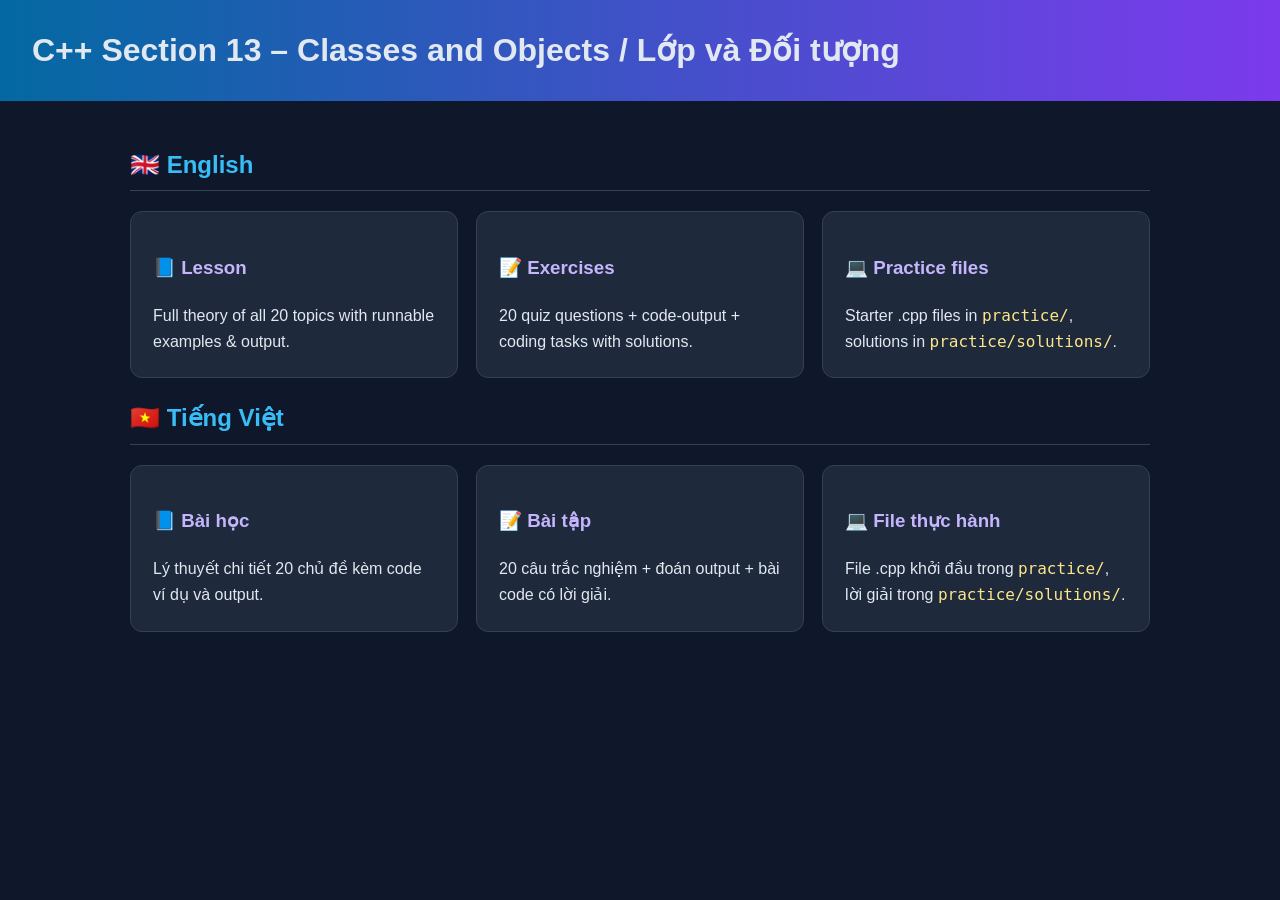
<file: 13 - OOP class and objects/index.html>
<!DOCTYPE html><html><head><meta charset="utf-8"><title>Section 13 – Classes & Objects</title><link rel="stylesheet" href="style.css"></head>
<body><header><h1>C++ Section 13 – Classes and Objects / Lớp và Đối tượng</h1></header>
<main style="max-width:1100px;margin:auto">
<h2>🇬🇧 English</h2>
<div class="cards">
<a href="lesson_en.html"><h3>📘 Lesson</h3>Full theory of all 20 topics with runnable examples &amp; output.</a>
<a href="exercises_en.html"><h3>📝 Exercises</h3>20 quiz questions + code-output + coding tasks with solutions.</a>
<a href="practice/README.md"><h3>💻 Practice files</h3>Starter .cpp files in <code>practice/</code>, solutions in <code>practice/solutions/</code>.</a>
</div>
<h2>🇻🇳 Tiếng Việt</h2>
<div class="cards">
<a href="lesson_vi.html"><h3>📘 Bài học</h3>Lý thuyết chi tiết 20 chủ đề kèm code ví dụ và output.</a>
<a href="exercises_vi.html"><h3>📝 Bài tập</h3>20 câu trắc nghiệm + đoán output + bài code có lời giải.</a>
<a href="practice/README.md"><h3>💻 File thực hành</h3>File .cpp khởi đầu trong <code>practice/</code>, lời giải trong <code>practice/solutions/</code>.</a>
</div>
</main></body></html>
</file>
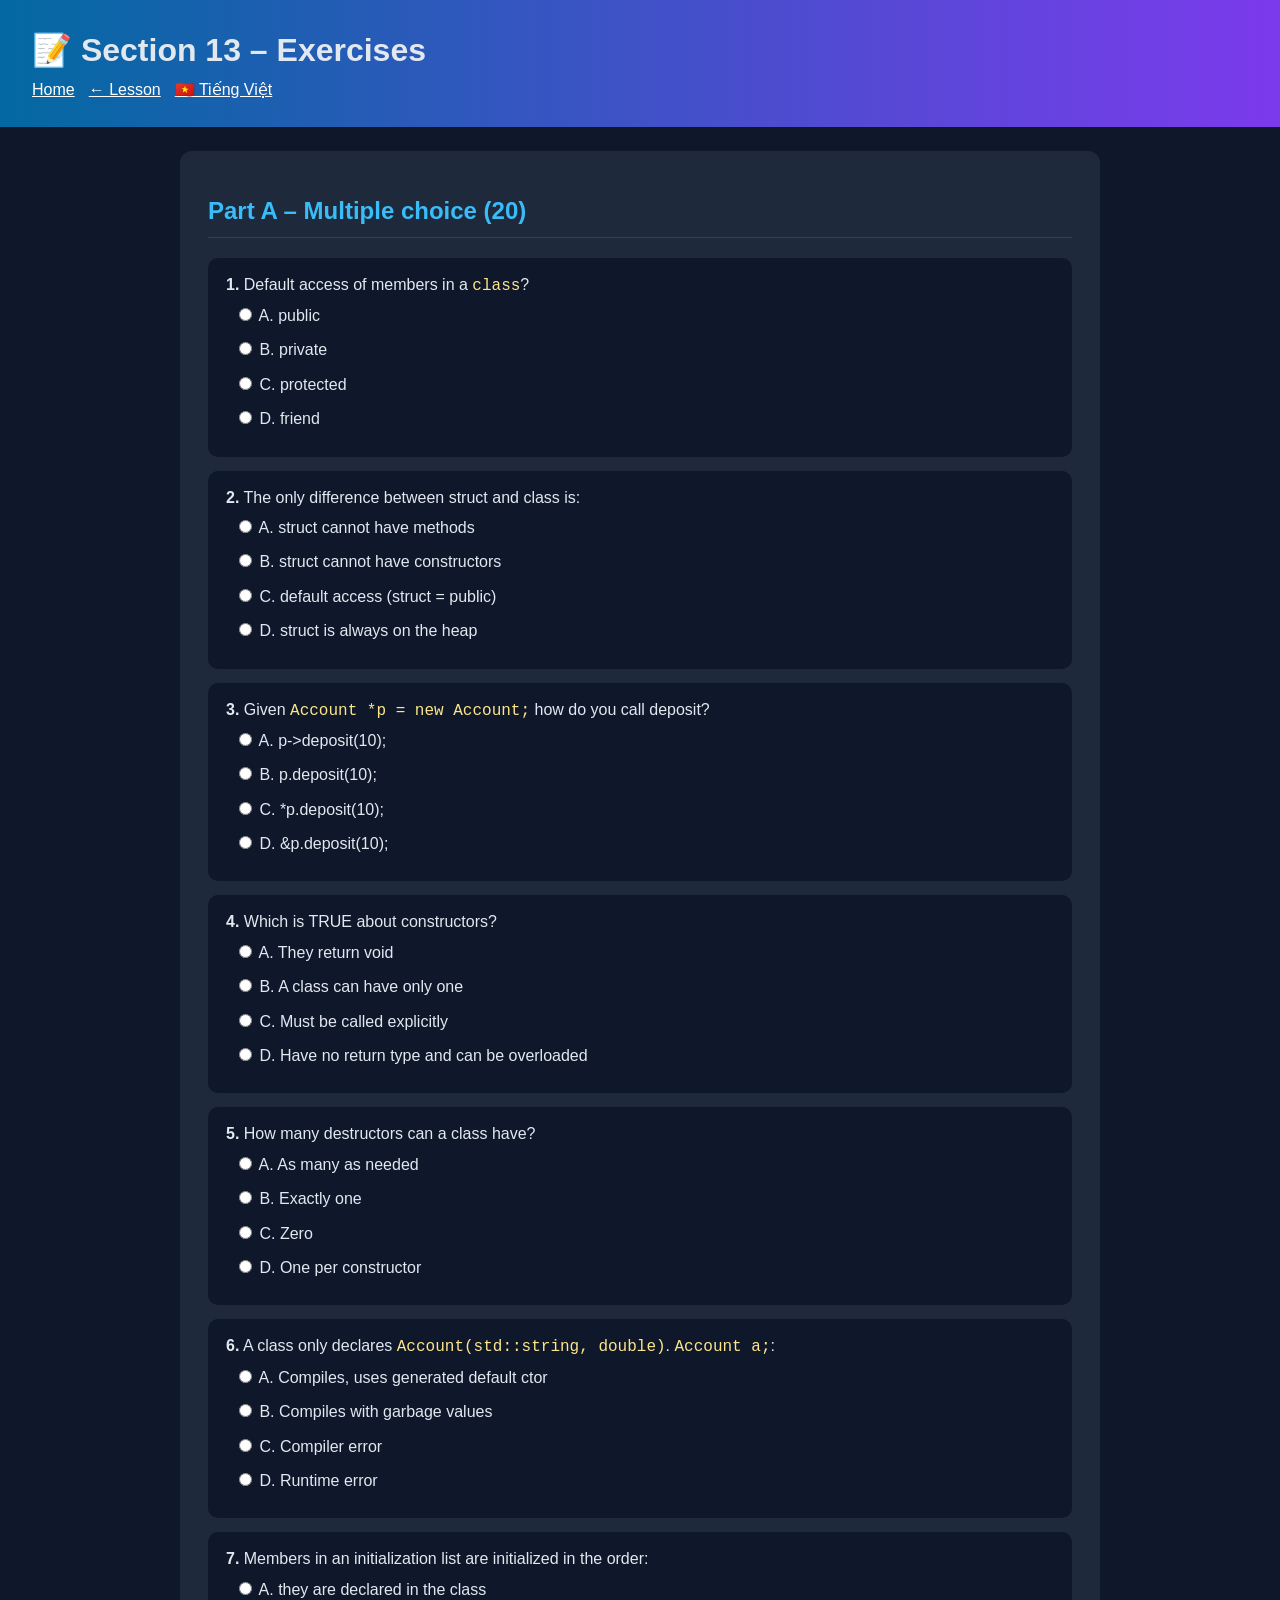
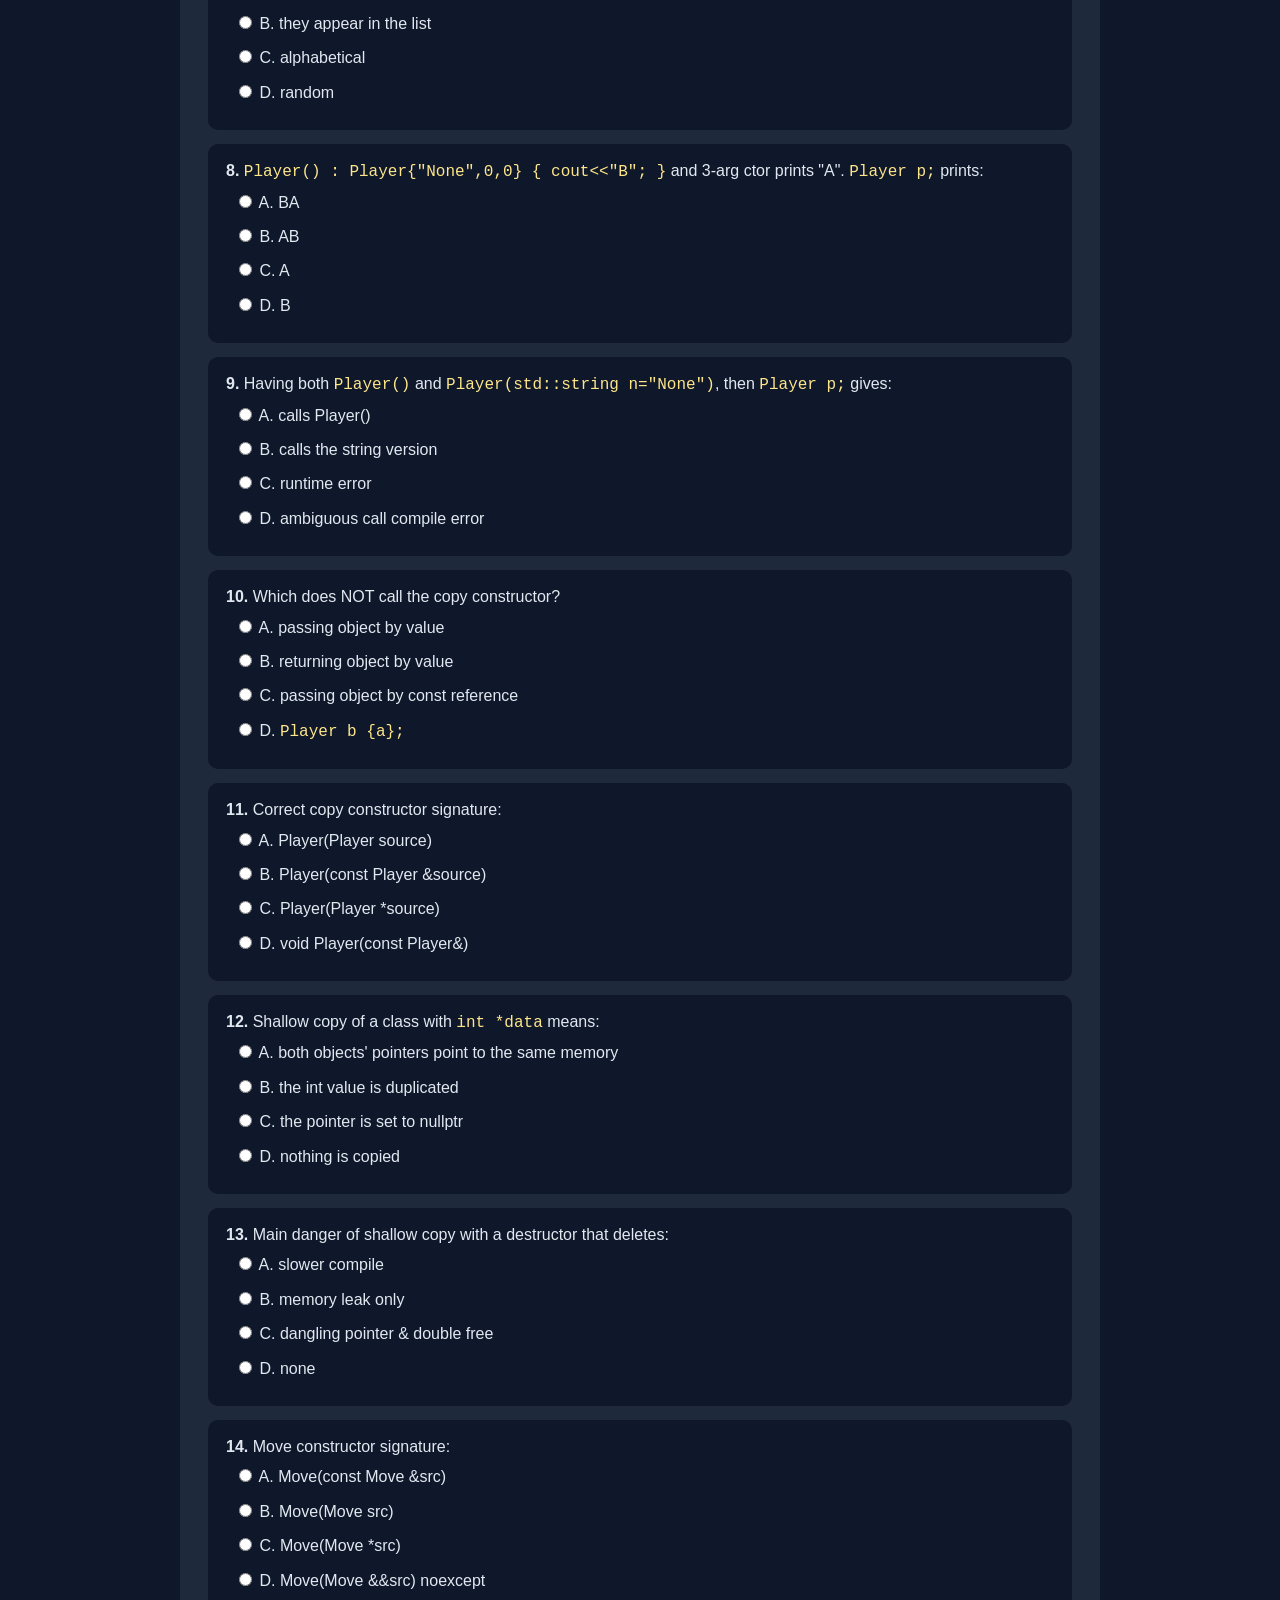
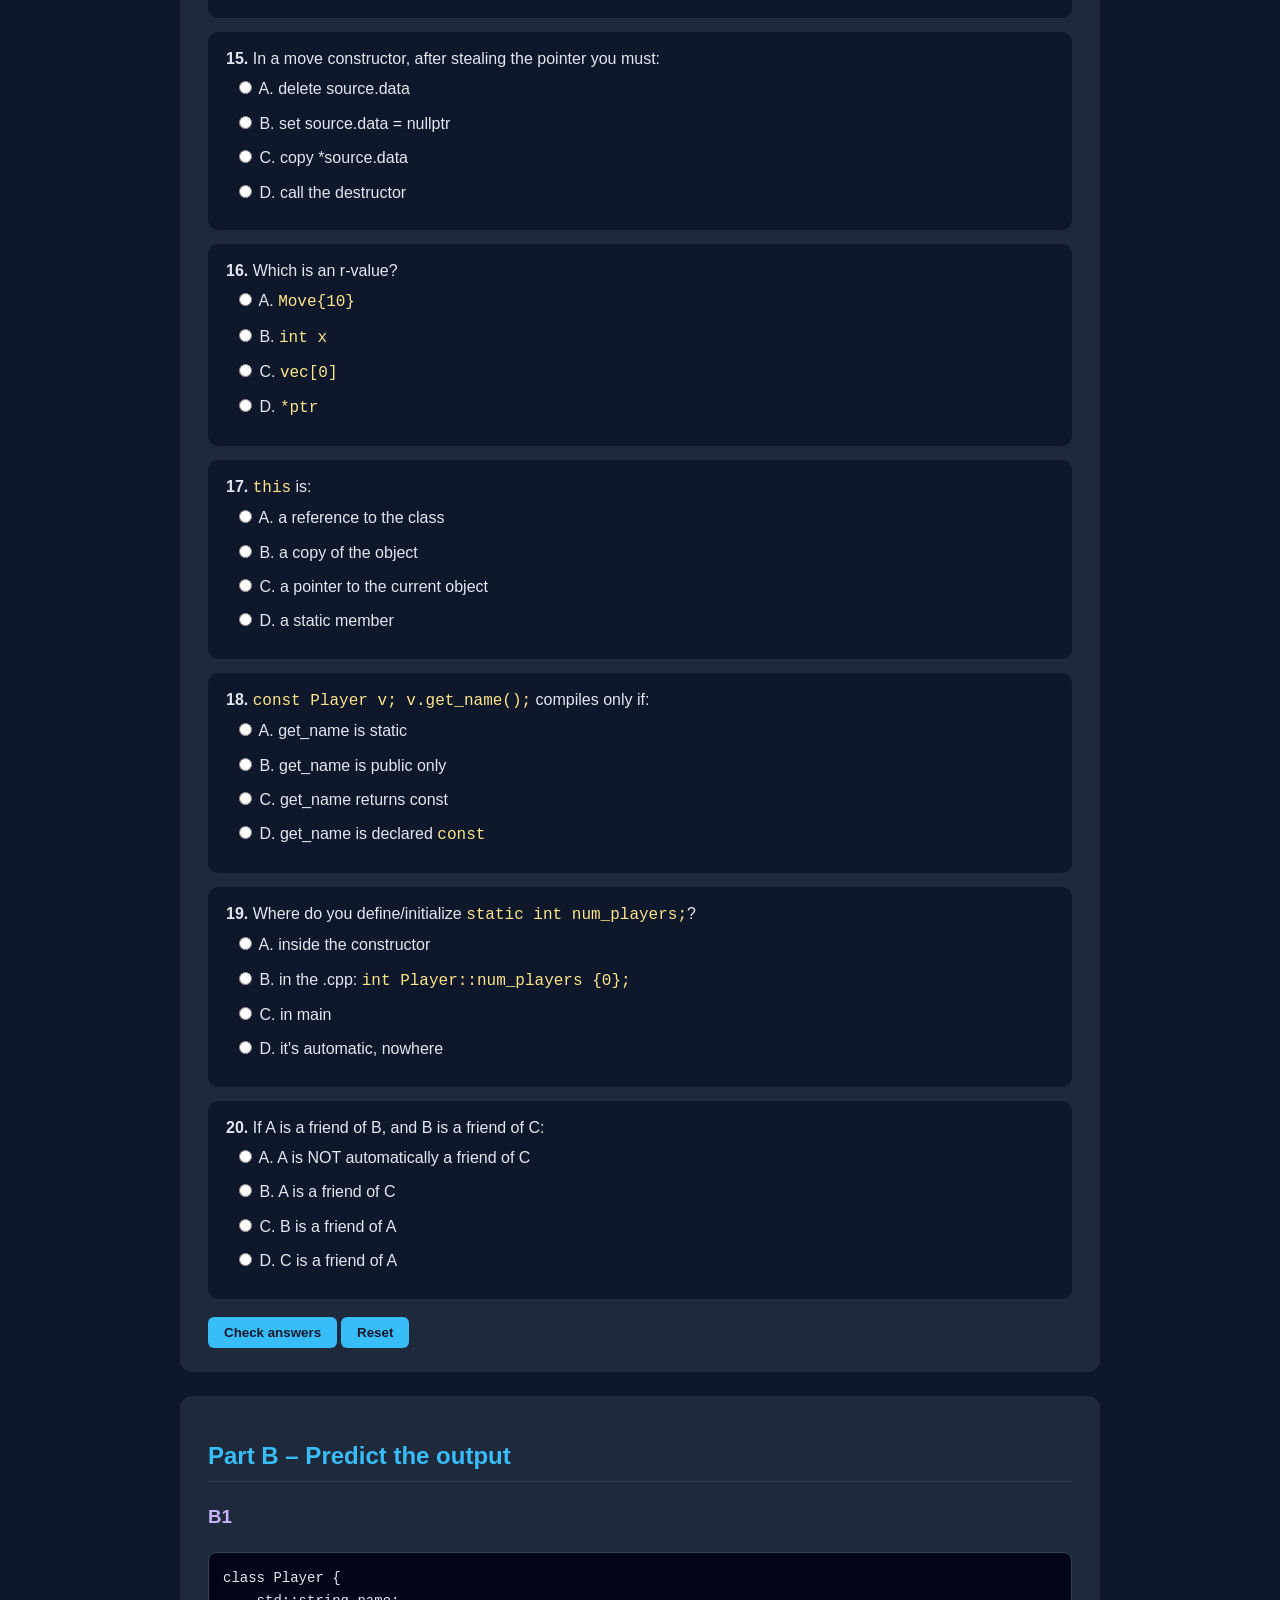
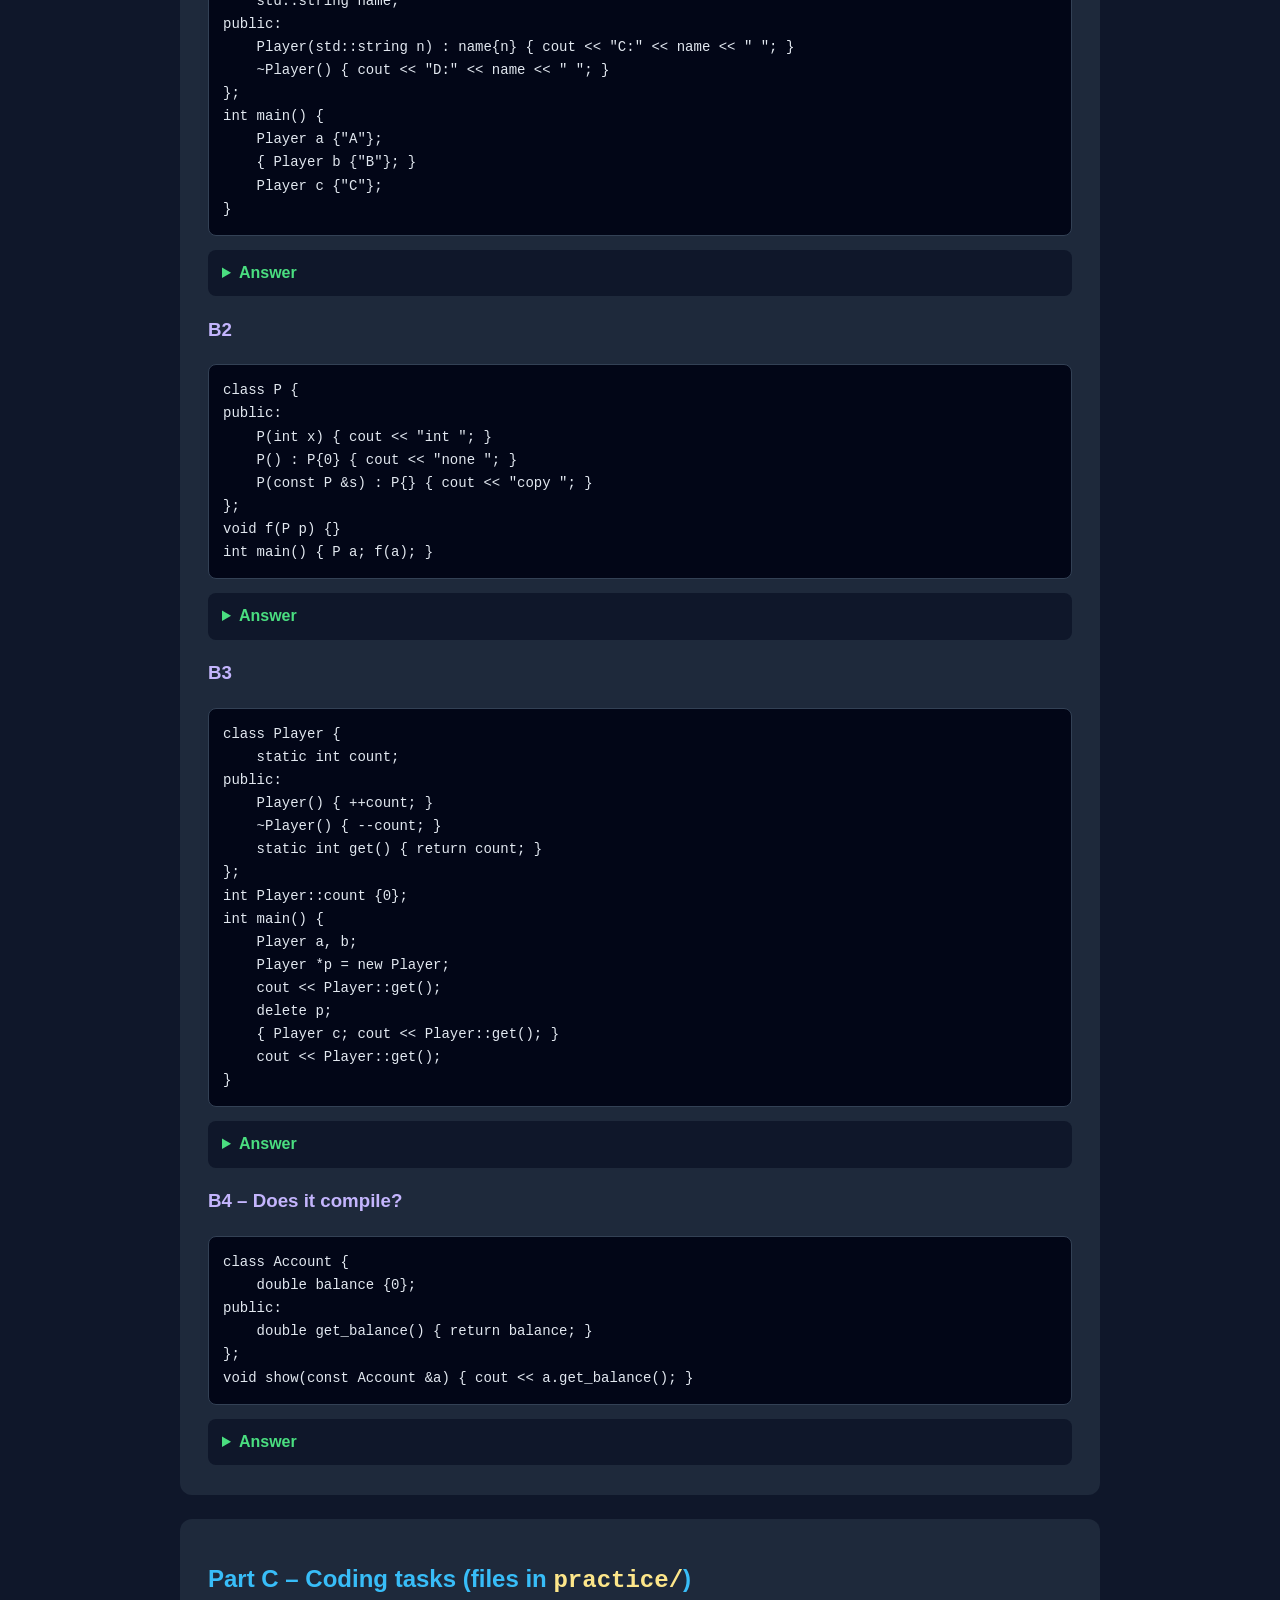
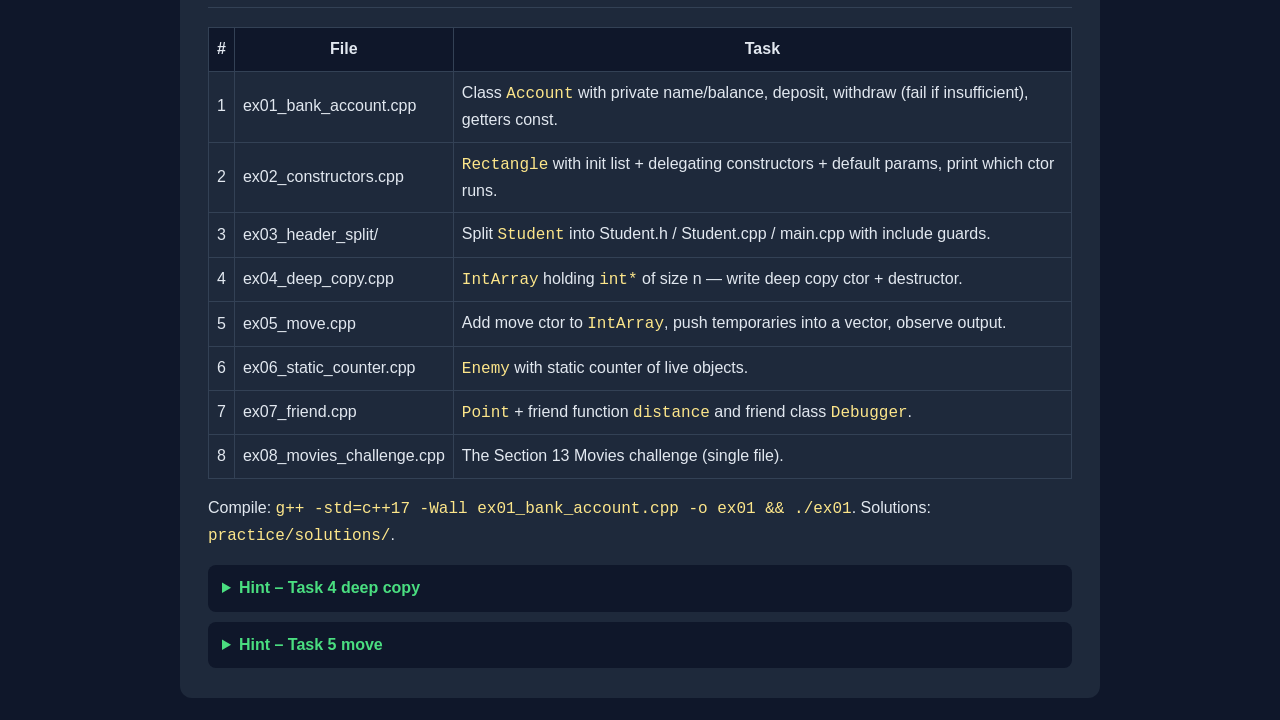
<file: 13 - OOP class and objects/exercises_en.html>
<!DOCTYPE html><html lang="en"><head><meta charset="utf-8"><title>Section 13 Exercises (EN)</title><link rel="stylesheet" href="style.css"><script src="quiz.js"></script></head>
<body><header><h1>📝 Section 13 – Exercises</h1><a href="index.html">Home</a><a href="lesson_en.html">← Lesson</a><a href="exercises_vi.html">🇻🇳 Tiếng Việt</a></header>
<main style="max-width:1000px;margin:auto">
<section><h2>Part A – Multiple choice (20)</h2>
<div class="q" data-a="1" data-ex="class members are private by default."><b>1.</b> Default access of members in a <code>class</code>?<label>public</label><label>private</label><label>protected</label><label>friend</label></div>
<div class="q" data-a="2" data-ex="struct defaults to public."><b>2.</b> The only difference between struct and class is:<label>struct cannot have methods</label><label>struct cannot have constructors</label><label>default access (struct = public)</label><label>struct is always on the heap</label></div>
<div class="q" data-a="0" data-ex="Pointers use ->."><b>3.</b> Given <code>Account *p = new Account;</code> how do you call deposit?<label>p-&gt;deposit(10);</label><label>p.deposit(10);</label><label>*p.deposit(10);</label><label>&amp;p.deposit(10);</label></div>
<div class="q" data-a="3" data-ex="Constructors have no return type, not even void."><b>4.</b> Which is TRUE about constructors?<label>They return void</label><label>A class can have only one</label><label>Must be called explicitly</label><label>Have no return type and can be overloaded</label></div>
<div class="q" data-a="1" data-ex="Exactly one destructor, no params."><b>5.</b> How many destructors can a class have?<label>As many as needed</label><label>Exactly one</label><label>Zero</label><label>One per constructor</label></div>
<div class="q" data-a="2" data-ex="Once any ctor is declared, no implicit default ctor."><b>6.</b> A class only declares <code>Account(std::string, double)</code>. <code>Account a;</code>:<label>Compiles, uses generated default ctor</label><label>Compiles with garbage values</label><label>Compiler error</label><label>Runtime error</label></div>
<div class="q" data-a="0" data-ex="Declaration order in the class."><b>7.</b> Members in an initialization list are initialized in the order:<label>they are declared in the class</label><label>they appear in the list</label><label>alphabetical</label><label>random</label></div>
<div class="q" data-a="1" data-ex="Delegated constructor body runs first."><b>8.</b> <code>Player() : Player{"None",0,0} { cout&lt;&lt;"B"; }</code> and 3-arg ctor prints "A". <code>Player p;</code> prints:<label>BA</label><label>AB</label><label>A</label><label>B</label></div>
<div class="q" data-a="3" data-ex="Ambiguous: both match a no-arg call."><b>9.</b> Having both <code>Player()</code> and <code>Player(std::string n="None")</code>, then <code>Player p;</code> gives:<label>calls Player()</label><label>calls the string version</label><label>runtime error</label><label>ambiguous call compile error</label></div>
<div class="q" data-a="2" data-ex="Pass by reference doesn't copy."><b>10.</b> Which does NOT call the copy constructor?<label>passing object by value</label><label>returning object by value</label><label>passing object by const reference</label><label><code>Player b {a};</code></label></div>
<div class="q" data-a="1" data-ex="Must take a reference, otherwise infinite recursion."><b>11.</b> Correct copy constructor signature:<label>Player(Player source)</label><label>Player(const Player &amp;source)</label><label>Player(Player *source)</label><label>void Player(const Player&amp;)</label></div>
<div class="q" data-a="0" data-ex="Both point to the same heap int."><b>12.</b> Shallow copy of a class with <code>int *data</code> means:<label>both objects' pointers point to the same memory</label><label>the int value is duplicated</label><label>the pointer is set to nullptr</label><label>nothing is copied</label></div>
<div class="q" data-a="2" data-ex="Double delete / dangling pointer."><b>13.</b> Main danger of shallow copy with a destructor that deletes:<label>slower compile</label><label>memory leak only</label><label>dangling pointer & double free</label><label>none</label></div>
<div class="q" data-a="3" data-ex="&& is an r-value reference."><b>14.</b> Move constructor signature:<label>Move(const Move &amp;src)</label><label>Move(Move src)</label><label>Move(Move *src)</label><label>Move(Move &amp;&amp;src) noexcept</label></div>
<div class="q" data-a="1" data-ex="Otherwise the temp's destructor frees the stolen memory."><b>15.</b> In a move constructor, after stealing the pointer you must:<label>delete source.data</label><label>set source.data = nullptr</label><label>copy *source.data</label><label>call the destructor</label></div>
<div class="q" data-a="0" data-ex="Move{10} is a temporary."><b>16.</b> Which is an r-value?<label><code>Move{10}</code></label><label><code>int x</code></label><label><code>vec[0]</code></label><label><code>*ptr</code></label></div>
<div class="q" data-a="2" data-ex="this is a pointer to the current object."><b>17.</b> <code>this</code> is:<label>a reference to the class</label><label>a copy of the object</label><label>a pointer to the current object</label><label>a static member</label></div>
<div class="q" data-a="3" data-ex="Const objects can only call const methods."><b>18.</b> <code>const Player v; v.get_name();</code> compiles only if:<label>get_name is static</label><label>get_name is public only</label><label>get_name returns const</label><label>get_name is declared <code>const</code></label></div>
<div class="q" data-a="1" data-ex="Static data must be defined once in a .cpp."><b>19.</b> Where do you define/initialize <code>static int num_players;</code>?<label>inside the constructor</label><label>in the .cpp: <code>int Player::num_players {0};</code></label><label>in main</label><label>it's automatic, nowhere</label></div>
<div class="q" data-a="0" data-ex="Friendship is granted, not symmetric, not transitive."><b>20.</b> If A is a friend of B, and B is a friend of C:<label>A is NOT automatically a friend of C</label><label>A is a friend of C</label><label>B is a friend of A</label><label>C is a friend of A</label></div>
<button onclick="checkAll('✅ Correct.','❌ Answer:','Score')">Check answers</button><button onclick="resetAll()">Reset</button> <span id="score" class="score"></span>
</section>

<section><h2>Part B – Predict the output</h2>
<h3>B1</h3><pre><code>class Player {
    std::string name;
public:
    Player(std::string n) : name{n} { cout &lt;&lt; "C:" &lt;&lt; name &lt;&lt; " "; }
    ~Player() { cout &lt;&lt; "D:" &lt;&lt; name &lt;&lt; " "; }
};
int main() {
    Player a {"A"};
    { Player b {"B"}; }
    Player c {"C"};
}</code></pre>
<details><summary>Answer</summary><code>C:A C:B D:B C:C D:C D:A</code> — b dies at the end of its block; c and a are destroyed in reverse order.</details>

<h3>B2</h3><pre><code>class P {
public:
    P(int x) { cout &lt;&lt; "int "; }
    P() : P{0} { cout &lt;&lt; "none "; }
    P(const P &amp;s) : P{} { cout &lt;&lt; "copy "; }
};
void f(P p) {}
int main() { P a; f(a); }</code></pre>
<details><summary>Answer</summary><code>int none int none copy</code> — <code>P a</code> → int, none. <code>f(a)</code> copies → delegates to P{} → int, none, then copy.</details>

<h3>B3</h3><pre><code>class Player {
    static int count;
public:
    Player() { ++count; }
    ~Player() { --count; }
    static int get() { return count; }
};
int Player::count {0};
int main() {
    Player a, b;
    Player *p = new Player;
    cout &lt;&lt; Player::get();
    delete p;
    { Player c; cout &lt;&lt; Player::get(); }
    cout &lt;&lt; Player::get();
}</code></pre>
<details><summary>Answer</summary><code>332</code></details>

<h3>B4 – Does it compile?</h3><pre><code>class Account {
    double balance {0};
public:
    double get_balance() { return balance; }
};
void show(const Account &amp;a) { cout &lt;&lt; a.get_balance(); }</code></pre>
<details><summary>Answer</summary>❌ No. <code>a</code> is const but <code>get_balance()</code> is not a const method. Fix: <code>double get_balance() const</code>.</details>
</section>

<section><h2>Part C – Coding tasks (files in <code>practice/</code>)</h2>
<table><tr><th>#</th><th>File</th><th>Task</th></tr>
<tr><td>1</td><td>ex01_bank_account.cpp</td><td>Class <code>Account</code> with private name/balance, deposit, withdraw (fail if insufficient), getters const.</td></tr>
<tr><td>2</td><td>ex02_constructors.cpp</td><td><code>Rectangle</code> with init list + delegating constructors + default params, print which ctor runs.</td></tr>
<tr><td>3</td><td>ex03_header_split/</td><td>Split <code>Student</code> into Student.h / Student.cpp / main.cpp with include guards.</td></tr>
<tr><td>4</td><td>ex04_deep_copy.cpp</td><td><code>IntArray</code> holding <code>int*</code> of size n — write deep copy ctor + destructor.</td></tr>
<tr><td>5</td><td>ex05_move.cpp</td><td>Add move ctor to <code>IntArray</code>, push temporaries into a vector, observe output.</td></tr>
<tr><td>6</td><td>ex06_static_counter.cpp</td><td><code>Enemy</code> with static counter of live objects.</td></tr>
<tr><td>7</td><td>ex07_friend.cpp</td><td><code>Point</code> + friend function <code>distance</code> and friend class <code>Debugger</code>.</td></tr>
<tr><td>8</td><td>ex08_movies_challenge.cpp</td><td>The Section 13 Movies challenge (single file).</td></tr></table>
<p>Compile: <code>g++ -std=c++17 -Wall ex01_bank_account.cpp -o ex01 &amp;&amp; ./ex01</code>. Solutions: <code>practice/solutions/</code>.</p>
<details><summary>Hint – Task 4 deep copy</summary><pre><code>IntArray(const IntArray &amp;src) : size{src.size}, data{new int[src.size]} {
    for (size_t i = 0; i &lt; size; ++i) data[i] = src.data[i];
}
~IntArray() { delete [] data; }</code></pre></details>
<details><summary>Hint – Task 5 move</summary><pre><code>IntArray(IntArray &amp;&amp;src) noexcept : size{src.size}, data{src.data} {
    src.data = nullptr; src.size = 0;
}</code></pre></details>
</section>
</main></body></html>
</file>
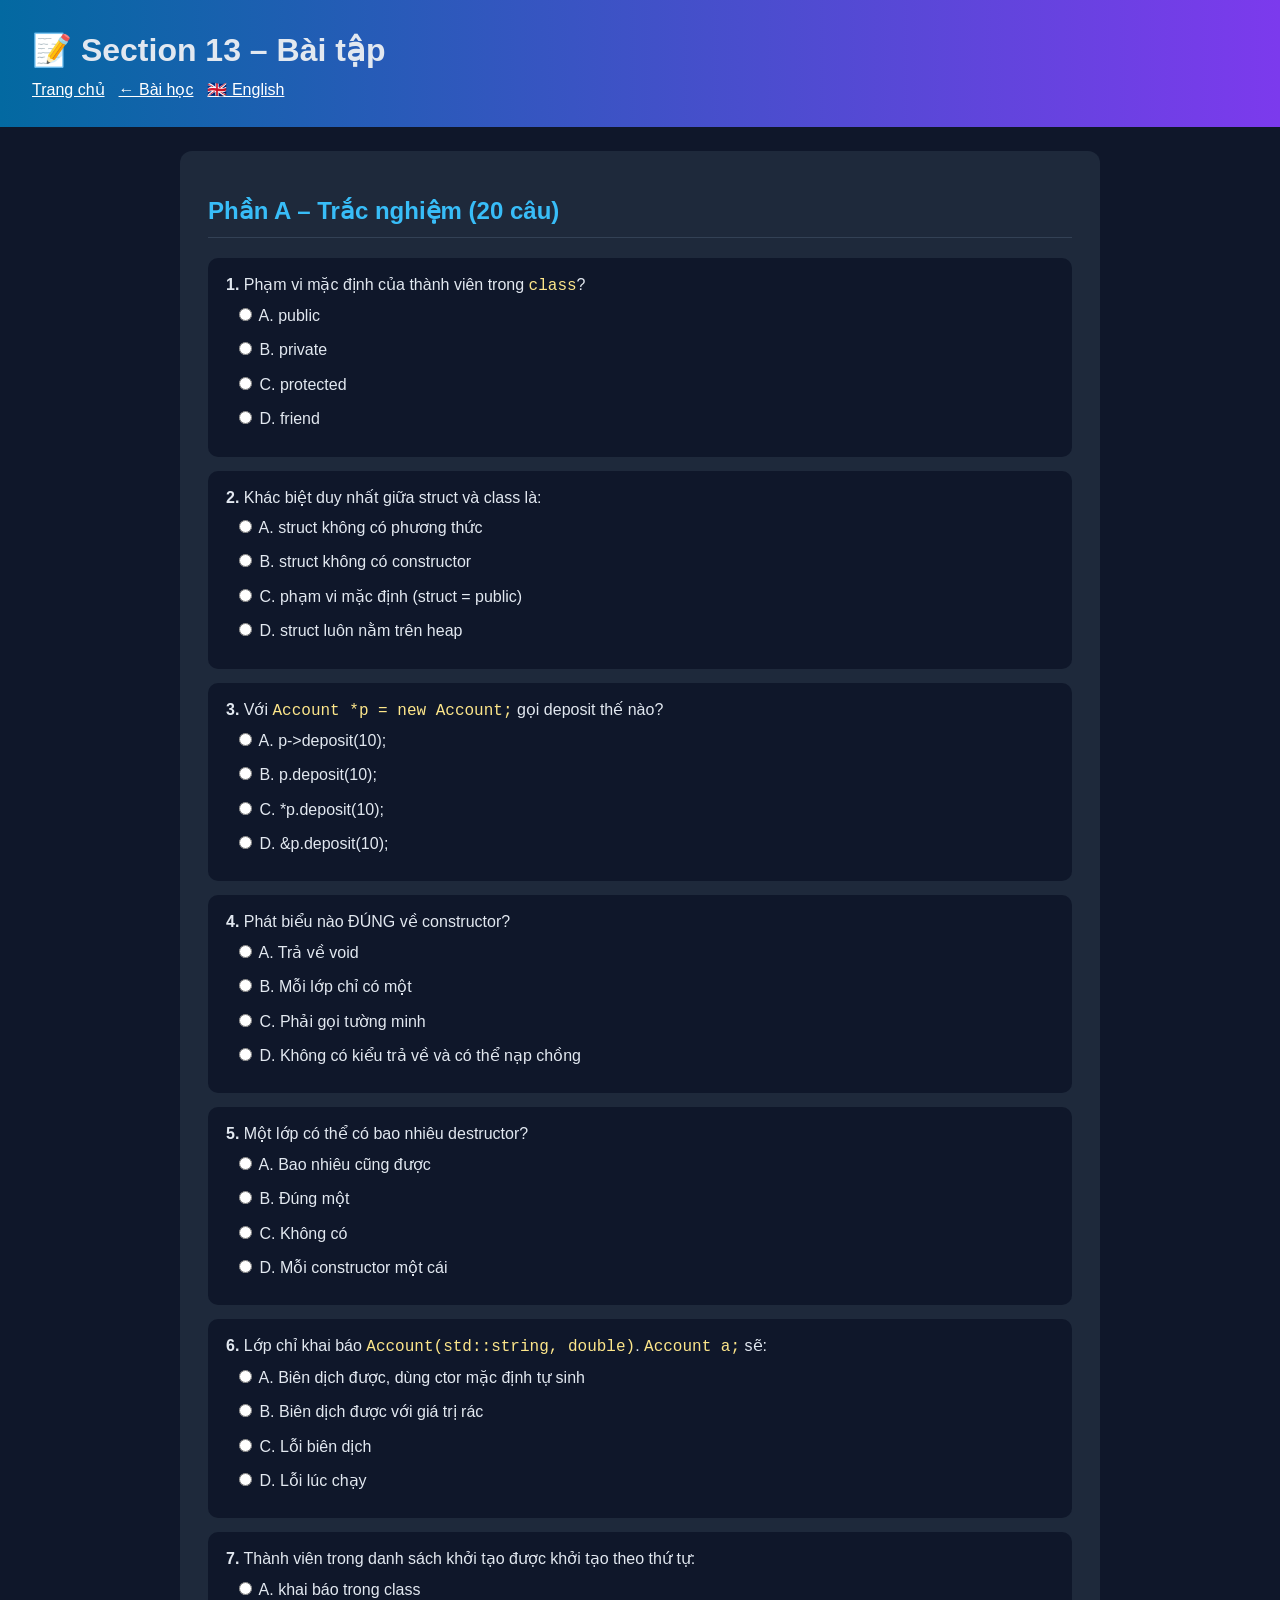
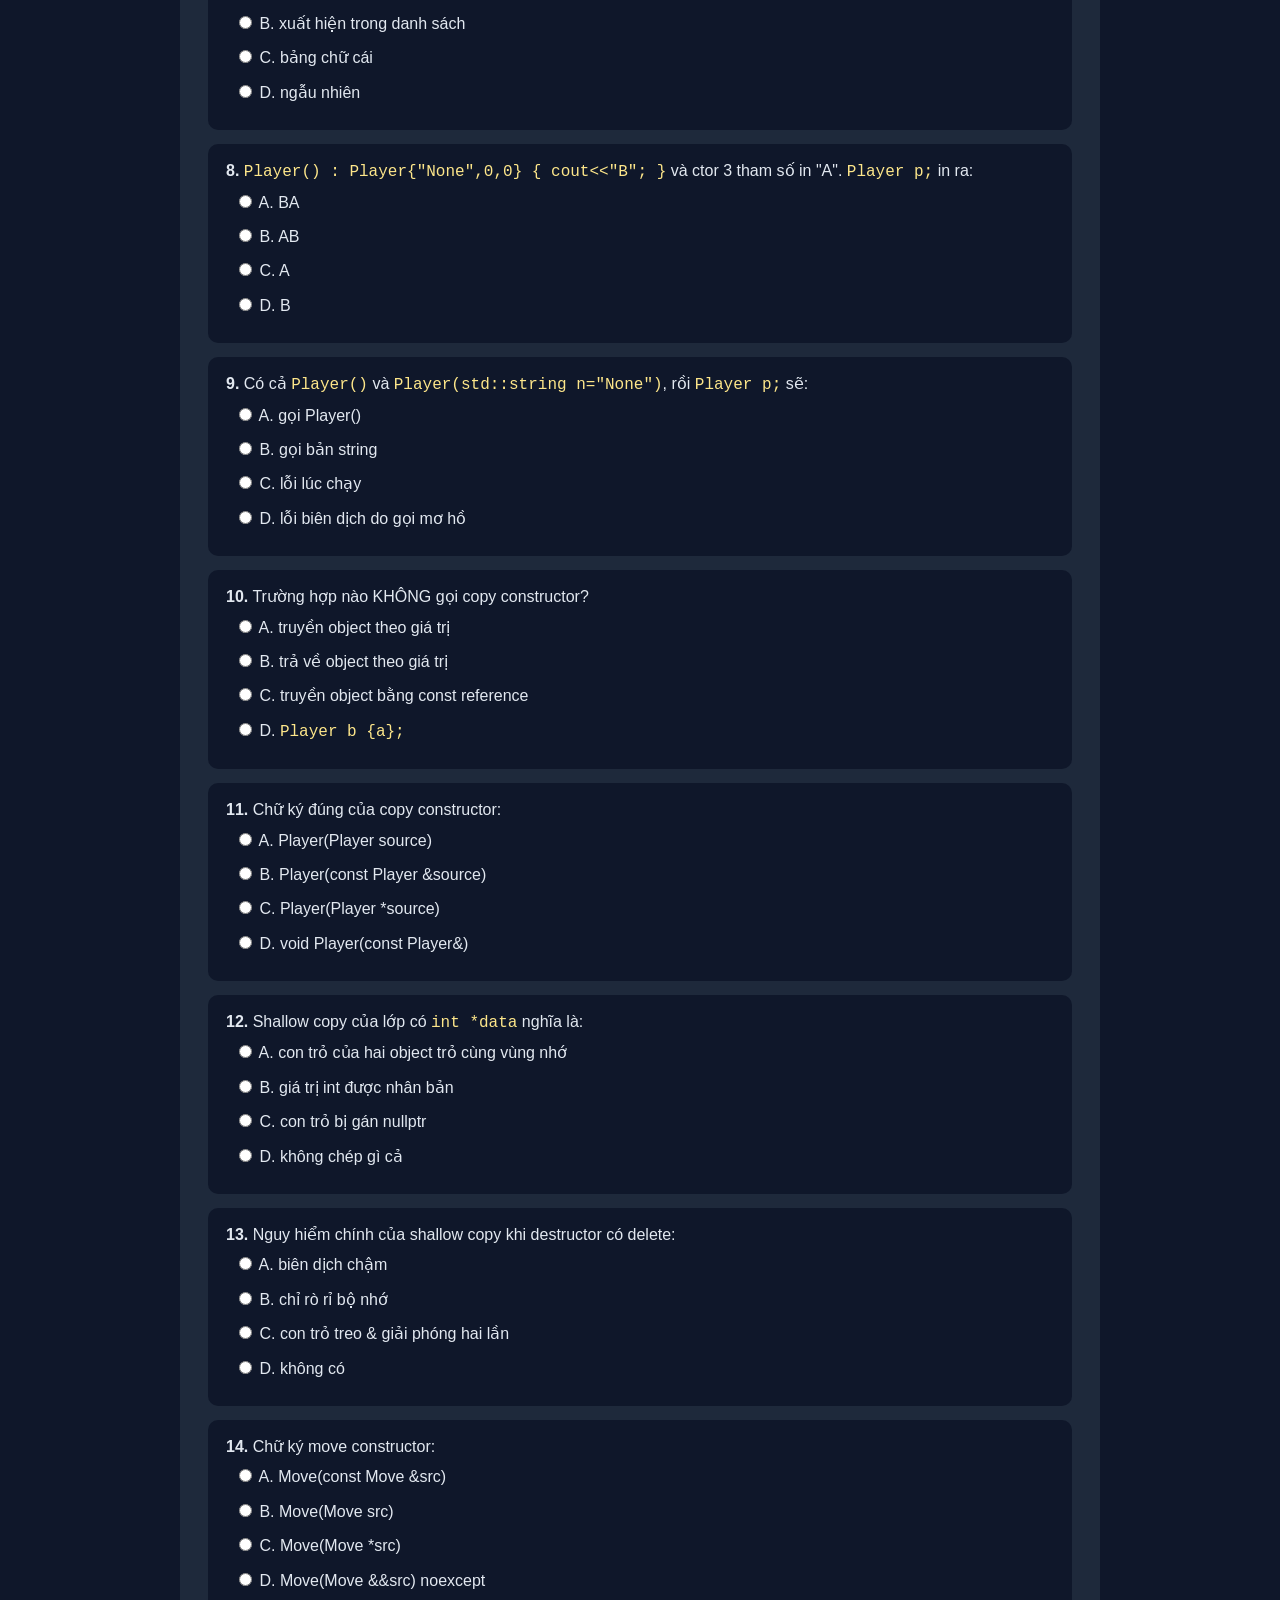
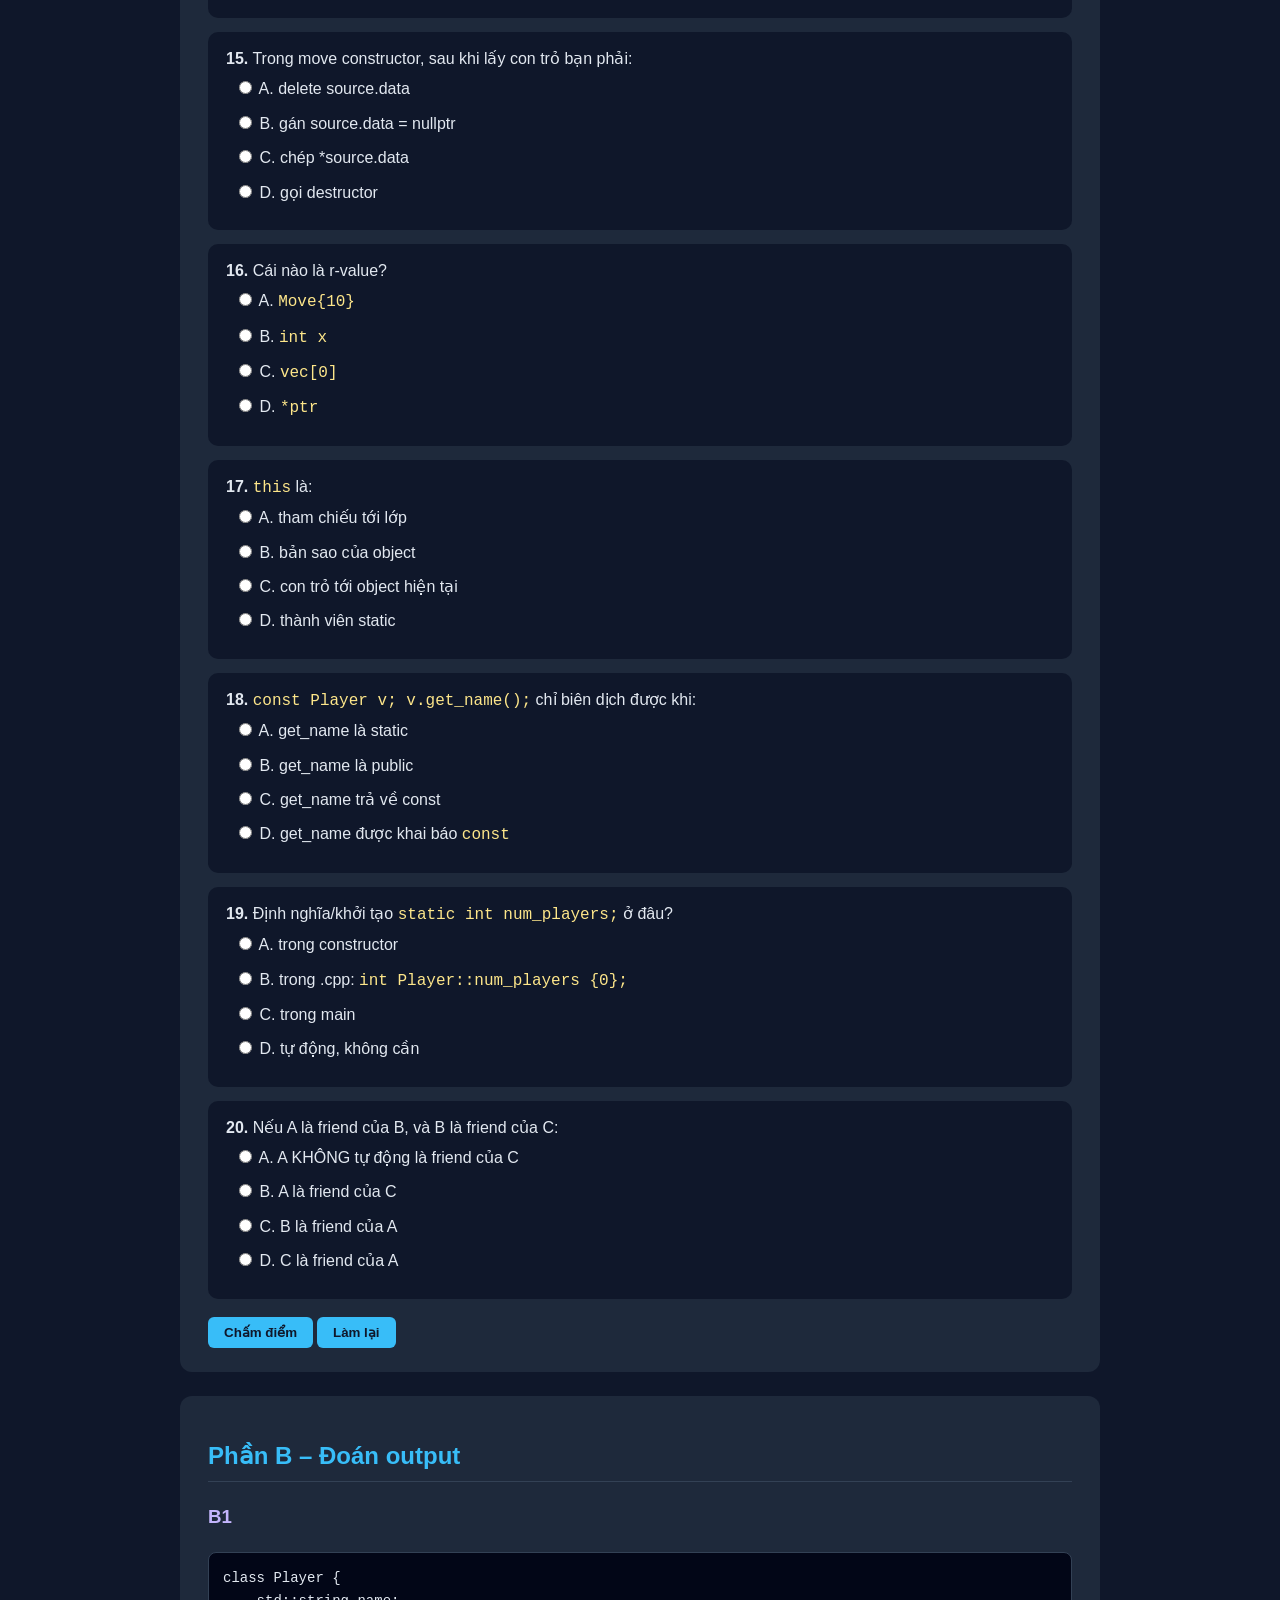
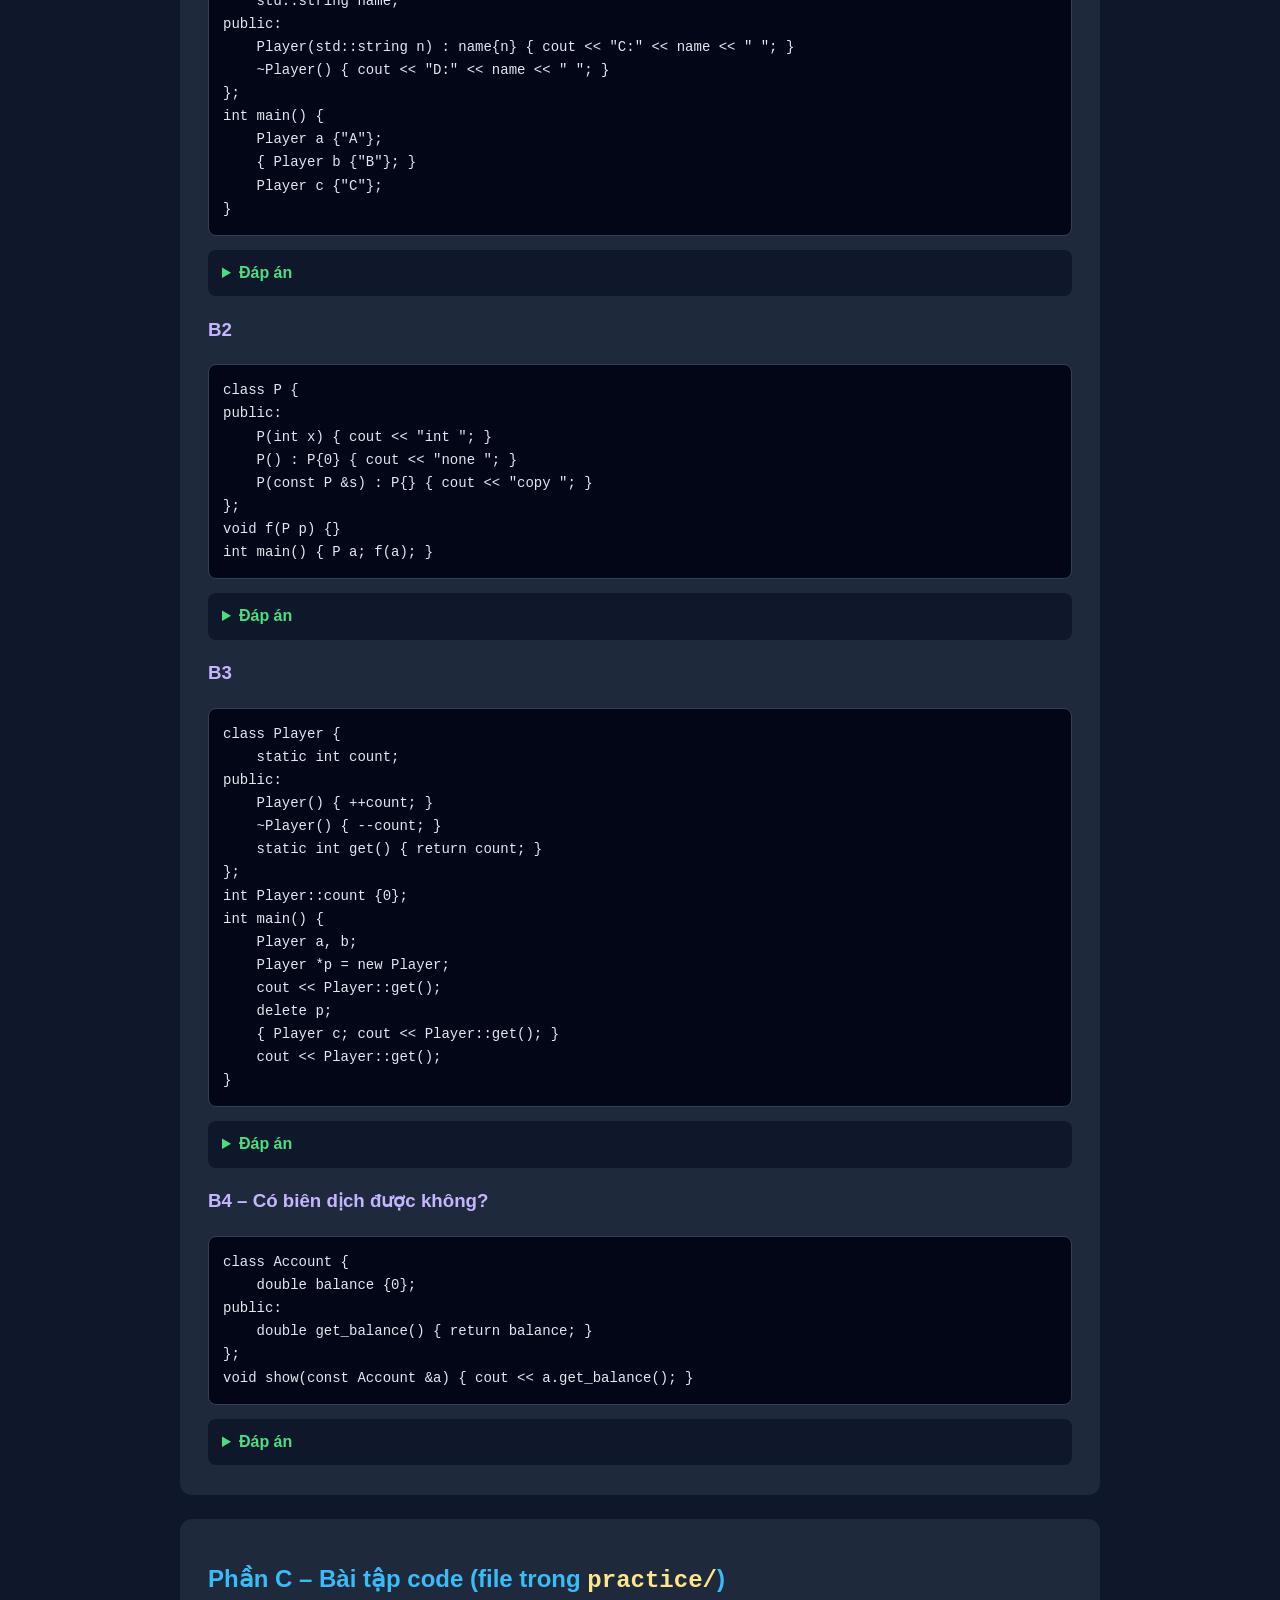
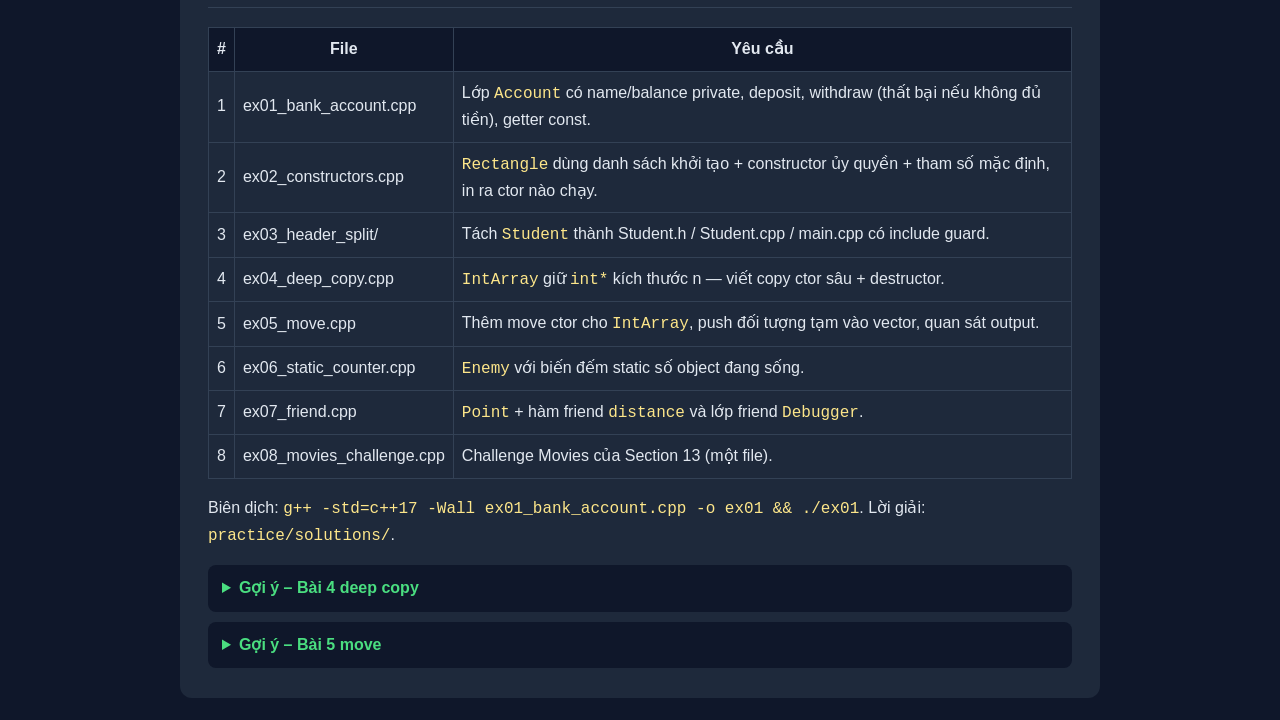
<file: 13 - OOP class and objects/exercises_vi.html>
<!DOCTYPE html><html lang="vi"><head><meta charset="utf-8"><title>Section 13 Bài tập (VI)</title><link rel="stylesheet" href="style.css"><script src="quiz.js"></script></head>
<body><header><h1>📝 Section 13 – Bài tập</h1><a href="index.html">Trang chủ</a><a href="lesson_vi.html">← Bài học</a><a href="exercises_en.html">🇬🇧 English</a></header>
<main style="max-width:1000px;margin:auto">
<section><h2>Phần A – Trắc nghiệm (20 câu)</h2>
<div class="q" data-a="1" data-ex="Thành viên class mặc định là private."><b>1.</b> Phạm vi mặc định của thành viên trong <code>class</code>?<label>public</label><label>private</label><label>protected</label><label>friend</label></div>
<div class="q" data-a="2" data-ex="struct mặc định public."><b>2.</b> Khác biệt duy nhất giữa struct và class là:<label>struct không có phương thức</label><label>struct không có constructor</label><label>phạm vi mặc định (struct = public)</label><label>struct luôn nằm trên heap</label></div>
<div class="q" data-a="0" data-ex="Con trỏ dùng ->."><b>3.</b> Với <code>Account *p = new Account;</code> gọi deposit thế nào?<label>p-&gt;deposit(10);</label><label>p.deposit(10);</label><label>*p.deposit(10);</label><label>&amp;p.deposit(10);</label></div>
<div class="q" data-a="3" data-ex="Constructor không có kiểu trả về, kể cả void."><b>4.</b> Phát biểu nào ĐÚNG về constructor?<label>Trả về void</label><label>Mỗi lớp chỉ có một</label><label>Phải gọi tường minh</label><label>Không có kiểu trả về và có thể nạp chồng</label></div>
<div class="q" data-a="1" data-ex="Đúng một destructor, không tham số."><b>5.</b> Một lớp có thể có bao nhiêu destructor?<label>Bao nhiêu cũng được</label><label>Đúng một</label><label>Không có</label><label>Mỗi constructor một cái</label></div>
<div class="q" data-a="2" data-ex="Đã khai báo constructor thì không còn constructor mặc định ngầm định."><b>6.</b> Lớp chỉ khai báo <code>Account(std::string, double)</code>. <code>Account a;</code> sẽ:<label>Biên dịch được, dùng ctor mặc định tự sinh</label><label>Biên dịch được với giá trị rác</label><label>Lỗi biên dịch</label><label>Lỗi lúc chạy</label></div>
<div class="q" data-a="0" data-ex="Theo thứ tự khai báo trong class."><b>7.</b> Thành viên trong danh sách khởi tạo được khởi tạo theo thứ tự:<label>khai báo trong class</label><label>xuất hiện trong danh sách</label><label>bảng chữ cái</label><label>ngẫu nhiên</label></div>
<div class="q" data-a="1" data-ex="Thân constructor được ủy quyền chạy trước."><b>8.</b> <code>Player() : Player{"None",0,0} { cout&lt;&lt;"B"; }</code> và ctor 3 tham số in "A". <code>Player p;</code> in ra:<label>BA</label><label>AB</label><label>A</label><label>B</label></div>
<div class="q" data-a="3" data-ex="Mơ hồ: cả hai đều khớp lời gọi không tham số."><b>9.</b> Có cả <code>Player()</code> và <code>Player(std::string n="None")</code>, rồi <code>Player p;</code> sẽ:<label>gọi Player()</label><label>gọi bản string</label><label>lỗi lúc chạy</label><label>lỗi biên dịch do gọi mơ hồ</label></div>
<div class="q" data-a="2" data-ex="Truyền tham chiếu không sao chép."><b>10.</b> Trường hợp nào KHÔNG gọi copy constructor?<label>truyền object theo giá trị</label><label>trả về object theo giá trị</label><label>truyền object bằng const reference</label><label><code>Player b {a};</code></label></div>
<div class="q" data-a="1" data-ex="Phải nhận tham chiếu, nếu không sẽ đệ quy vô hạn."><b>11.</b> Chữ ký đúng của copy constructor:<label>Player(Player source)</label><label>Player(const Player &amp;source)</label><label>Player(Player *source)</label><label>void Player(const Player&amp;)</label></div>
<div class="q" data-a="0" data-ex="Cả hai trỏ tới cùng một int trên heap."><b>12.</b> Shallow copy của lớp có <code>int *data</code> nghĩa là:<label>con trỏ của hai object trỏ cùng vùng nhớ</label><label>giá trị int được nhân bản</label><label>con trỏ bị gán nullptr</label><label>không chép gì cả</label></div>
<div class="q" data-a="2" data-ex="Con trỏ treo / delete hai lần."><b>13.</b> Nguy hiểm chính của shallow copy khi destructor có delete:<label>biên dịch chậm</label><label>chỉ rò rỉ bộ nhớ</label><label>con trỏ treo & giải phóng hai lần</label><label>không có</label></div>
<div class="q" data-a="3" data-ex="&& là tham chiếu r-value."><b>14.</b> Chữ ký move constructor:<label>Move(const Move &amp;src)</label><label>Move(Move src)</label><label>Move(Move *src)</label><label>Move(Move &amp;&amp;src) noexcept</label></div>
<div class="q" data-a="1" data-ex="Nếu không, destructor của đối tượng tạm sẽ giải phóng vùng nhớ đã lấy."><b>15.</b> Trong move constructor, sau khi lấy con trỏ bạn phải:<label>delete source.data</label><label>gán source.data = nullptr</label><label>chép *source.data</label><label>gọi destructor</label></div>
<div class="q" data-a="0" data-ex="Move{10} là đối tượng tạm."><b>16.</b> Cái nào là r-value?<label><code>Move{10}</code></label><label><code>int x</code></label><label><code>vec[0]</code></label><label><code>*ptr</code></label></div>
<div class="q" data-a="2" data-ex="this là con trỏ tới object hiện tại."><b>17.</b> <code>this</code> là:<label>tham chiếu tới lớp</label><label>bản sao của object</label><label>con trỏ tới object hiện tại</label><label>thành viên static</label></div>
<div class="q" data-a="3" data-ex="Object const chỉ gọi được phương thức const."><b>18.</b> <code>const Player v; v.get_name();</code> chỉ biên dịch được khi:<label>get_name là static</label><label>get_name là public</label><label>get_name trả về const</label><label>get_name được khai báo <code>const</code></label></div>
<div class="q" data-a="1" data-ex="Biến static phải được định nghĩa một lần trong .cpp."><b>19.</b> Định nghĩa/khởi tạo <code>static int num_players;</code> ở đâu?<label>trong constructor</label><label>trong .cpp: <code>int Player::num_players {0};</code></label><label>trong main</label><label>tự động, không cần</label></div>
<div class="q" data-a="0" data-ex="Quan hệ bạn được cho, không đối xứng, không bắc cầu."><b>20.</b> Nếu A là friend của B, và B là friend của C:<label>A KHÔNG tự động là friend của C</label><label>A là friend của C</label><label>B là friend của A</label><label>C là friend của A</label></div>
<button onclick="checkAll('✅ Chính xác.','❌ Đáp án:','Điểm')">Chấm điểm</button><button onclick="resetAll()">Làm lại</button> <span id="score" class="score"></span>
</section>

<section><h2>Phần B – Đoán output</h2>
<h3>B1</h3><pre><code>class Player {
    std::string name;
public:
    Player(std::string n) : name{n} { cout &lt;&lt; "C:" &lt;&lt; name &lt;&lt; " "; }
    ~Player() { cout &lt;&lt; "D:" &lt;&lt; name &lt;&lt; " "; }
};
int main() {
    Player a {"A"};
    { Player b {"B"}; }
    Player c {"C"};
}</code></pre>
<details><summary>Đáp án</summary><code>C:A C:B D:B C:C D:C D:A</code> — b bị hủy khi hết khối; c và a bị hủy theo thứ tự ngược.</details>

<h3>B2</h3><pre><code>class P {
public:
    P(int x) { cout &lt;&lt; "int "; }
    P() : P{0} { cout &lt;&lt; "none "; }
    P(const P &amp;s) : P{} { cout &lt;&lt; "copy "; }
};
void f(P p) {}
int main() { P a; f(a); }</code></pre>
<details><summary>Đáp án</summary><code>int none int none copy</code> — <code>P a</code> → int, none. <code>f(a)</code> sao chép → ủy quyền P{} → int, none, rồi copy.</details>

<h3>B3</h3><pre><code>class Player {
    static int count;
public:
    Player() { ++count; }
    ~Player() { --count; }
    static int get() { return count; }
};
int Player::count {0};
int main() {
    Player a, b;
    Player *p = new Player;
    cout &lt;&lt; Player::get();
    delete p;
    { Player c; cout &lt;&lt; Player::get(); }
    cout &lt;&lt; Player::get();
}</code></pre>
<details><summary>Đáp án</summary><code>332</code></details>

<h3>B4 – Có biên dịch được không?</h3><pre><code>class Account {
    double balance {0};
public:
    double get_balance() { return balance; }
};
void show(const Account &amp;a) { cout &lt;&lt; a.get_balance(); }</code></pre>
<details><summary>Đáp án</summary>❌ Không. <code>a</code> là const nhưng <code>get_balance()</code> không phải phương thức const. Sửa: <code>double get_balance() const</code>.</details>
</section>

<section><h2>Phần C – Bài tập code (file trong <code>practice/</code>)</h2>
<table><tr><th>#</th><th>File</th><th>Yêu cầu</th></tr>
<tr><td>1</td><td>ex01_bank_account.cpp</td><td>Lớp <code>Account</code> có name/balance private, deposit, withdraw (thất bại nếu không đủ tiền), getter const.</td></tr>
<tr><td>2</td><td>ex02_constructors.cpp</td><td><code>Rectangle</code> dùng danh sách khởi tạo + constructor ủy quyền + tham số mặc định, in ra ctor nào chạy.</td></tr>
<tr><td>3</td><td>ex03_header_split/</td><td>Tách <code>Student</code> thành Student.h / Student.cpp / main.cpp có include guard.</td></tr>
<tr><td>4</td><td>ex04_deep_copy.cpp</td><td><code>IntArray</code> giữ <code>int*</code> kích thước n — viết copy ctor sâu + destructor.</td></tr>
<tr><td>5</td><td>ex05_move.cpp</td><td>Thêm move ctor cho <code>IntArray</code>, push đối tượng tạm vào vector, quan sát output.</td></tr>
<tr><td>6</td><td>ex06_static_counter.cpp</td><td><code>Enemy</code> với biến đếm static số object đang sống.</td></tr>
<tr><td>7</td><td>ex07_friend.cpp</td><td><code>Point</code> + hàm friend <code>distance</code> và lớp friend <code>Debugger</code>.</td></tr>
<tr><td>8</td><td>ex08_movies_challenge.cpp</td><td>Challenge Movies của Section 13 (một file).</td></tr></table>
<p>Biên dịch: <code>g++ -std=c++17 -Wall ex01_bank_account.cpp -o ex01 &amp;&amp; ./ex01</code>. Lời giải: <code>practice/solutions/</code>.</p>
<details><summary>Gợi ý – Bài 4 deep copy</summary><pre><code>IntArray(const IntArray &amp;src) : size{src.size}, data{new int[src.size]} {
    for (size_t i = 0; i &lt; size; ++i) data[i] = src.data[i];
}
~IntArray() { delete [] data; }</code></pre></details>
<details><summary>Gợi ý – Bài 5 move</summary><pre><code>IntArray(IntArray &amp;&amp;src) noexcept : size{src.size}, data{src.data} {
    src.data = nullptr; src.size = 0;
}</code></pre></details>
</section>
</main></body></html>
</file>
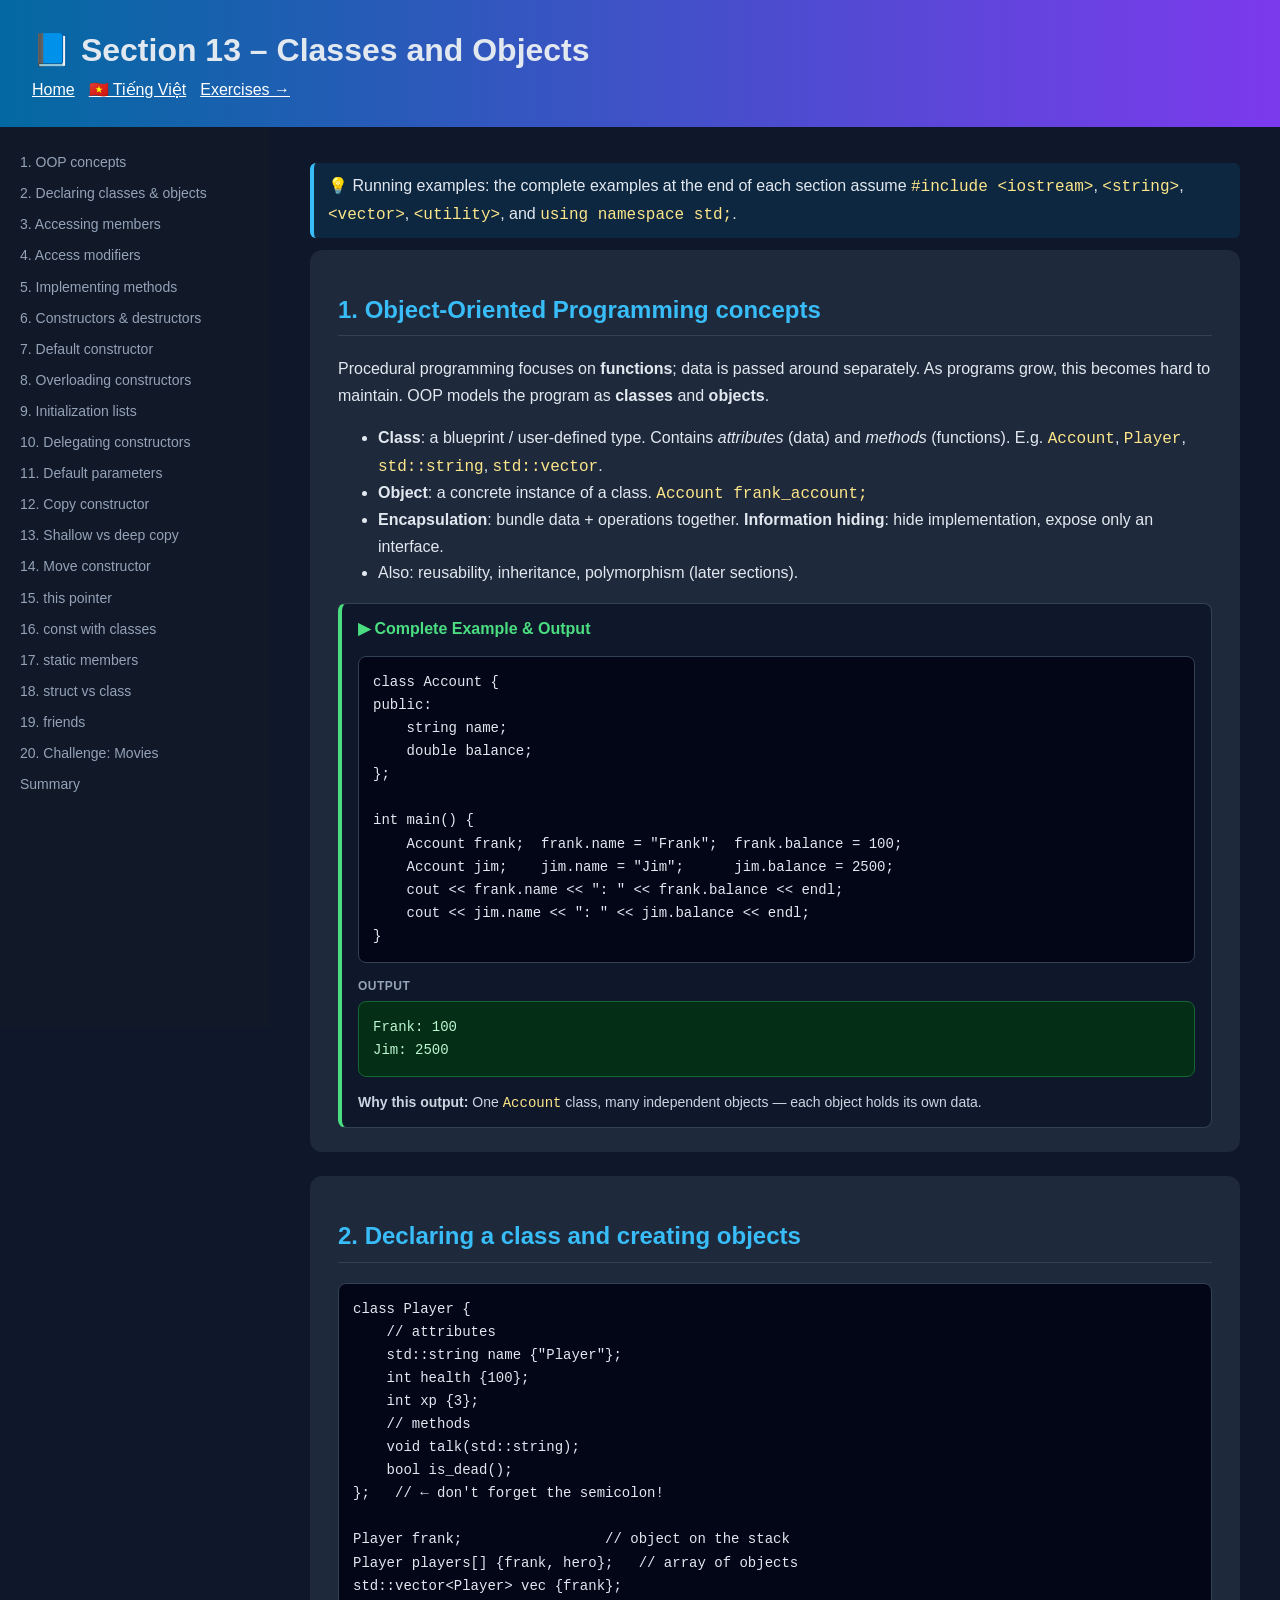
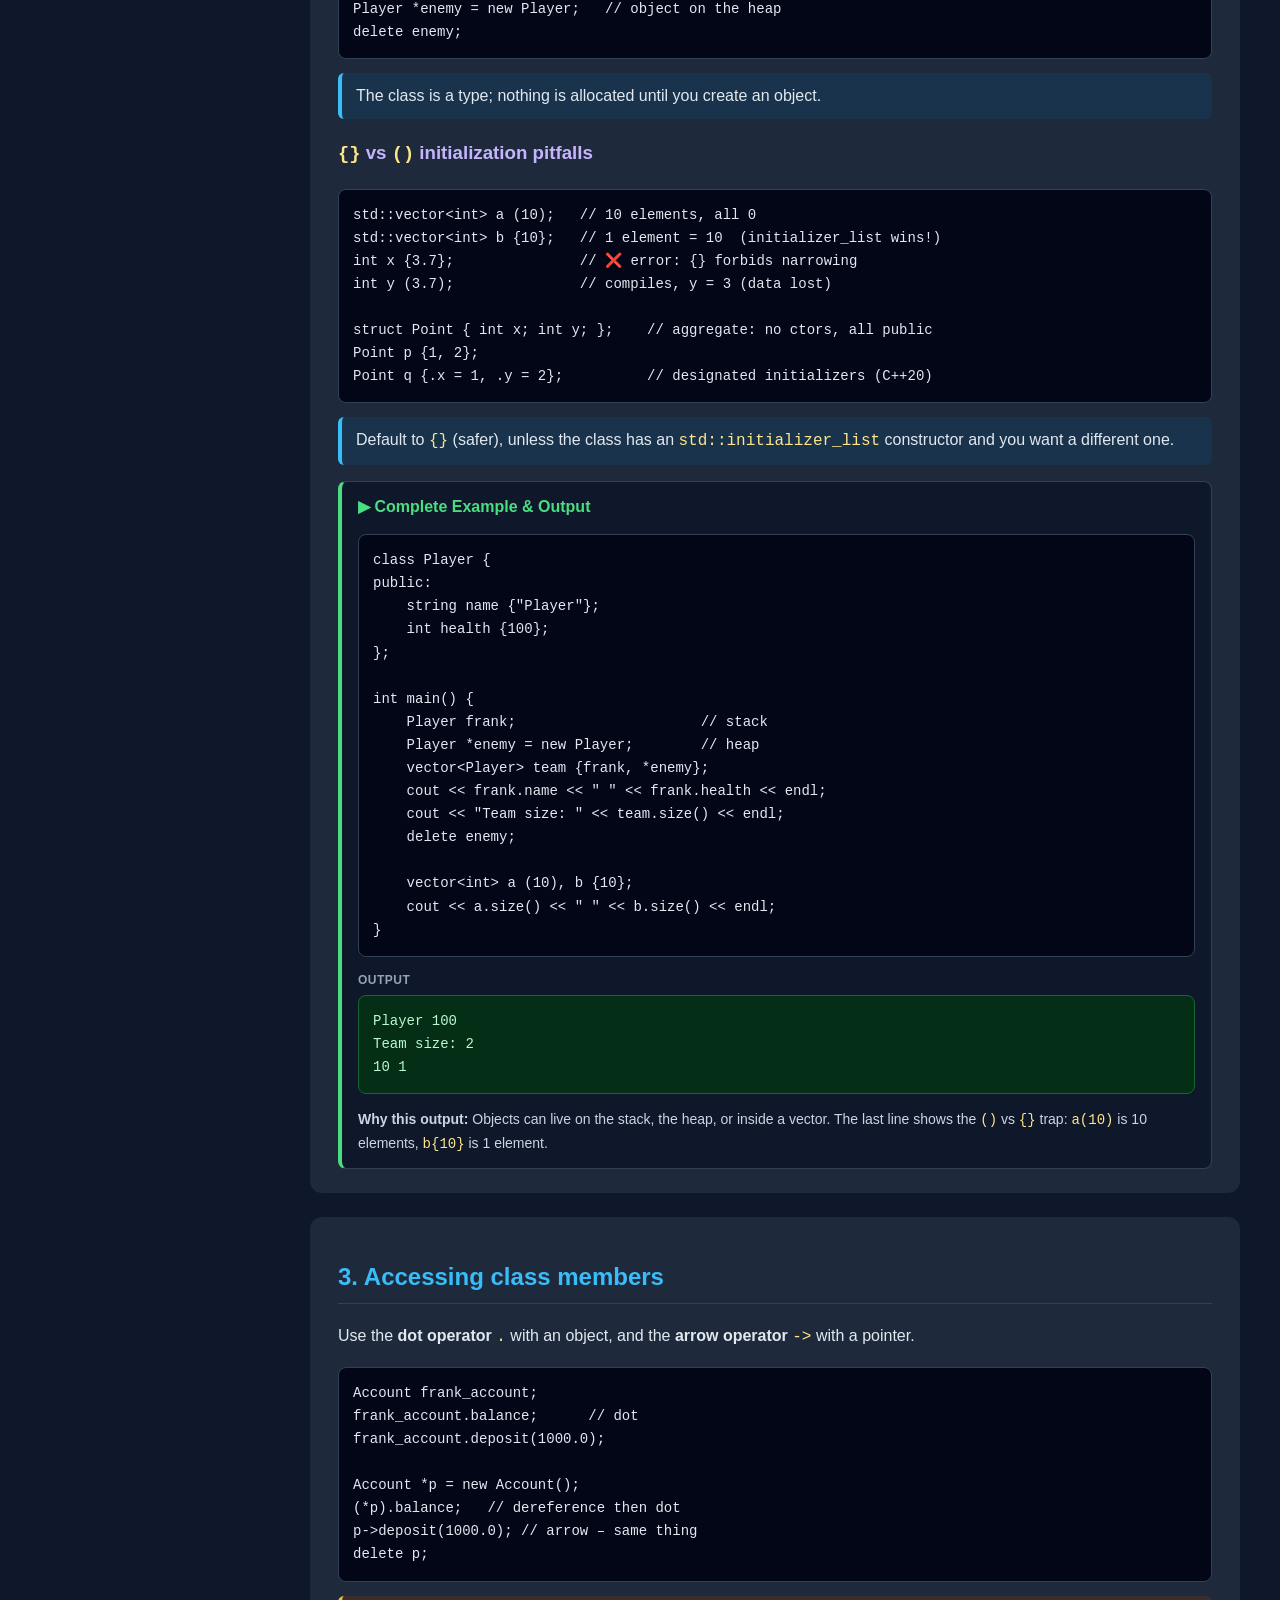
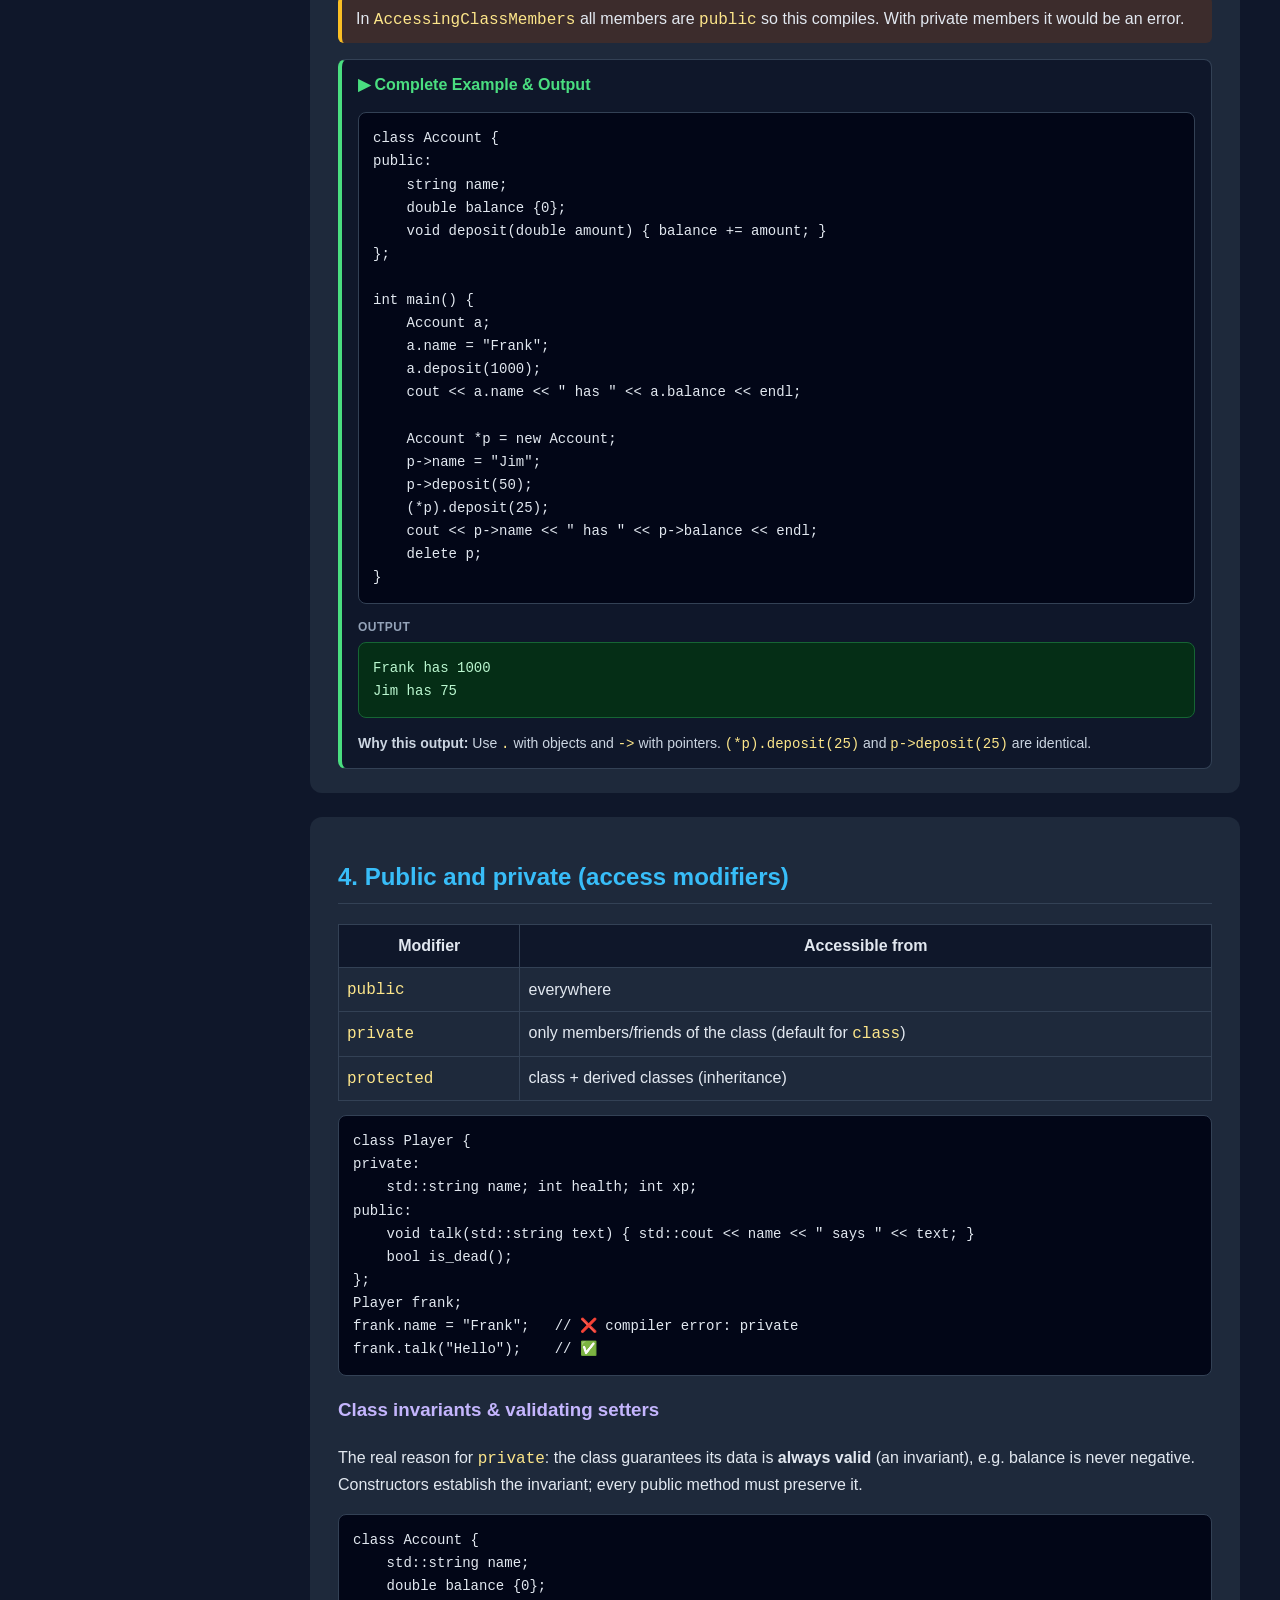
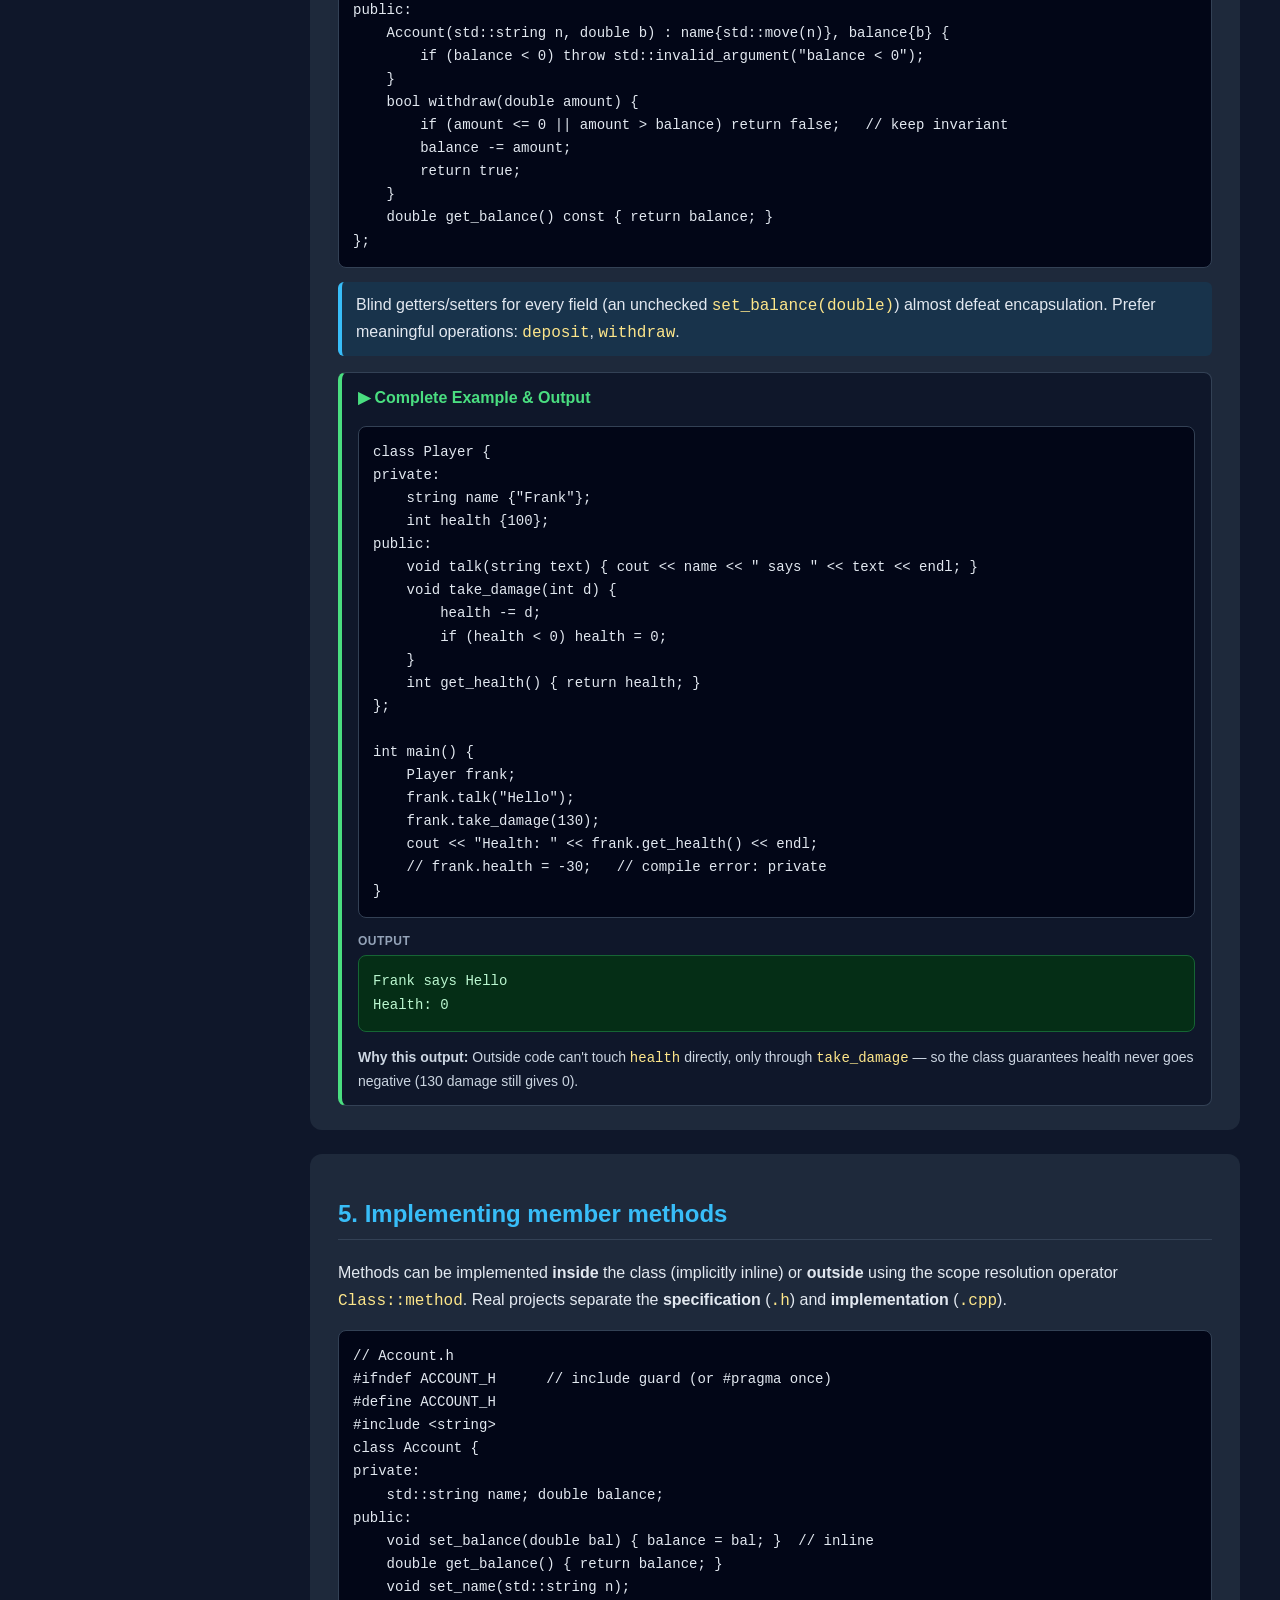
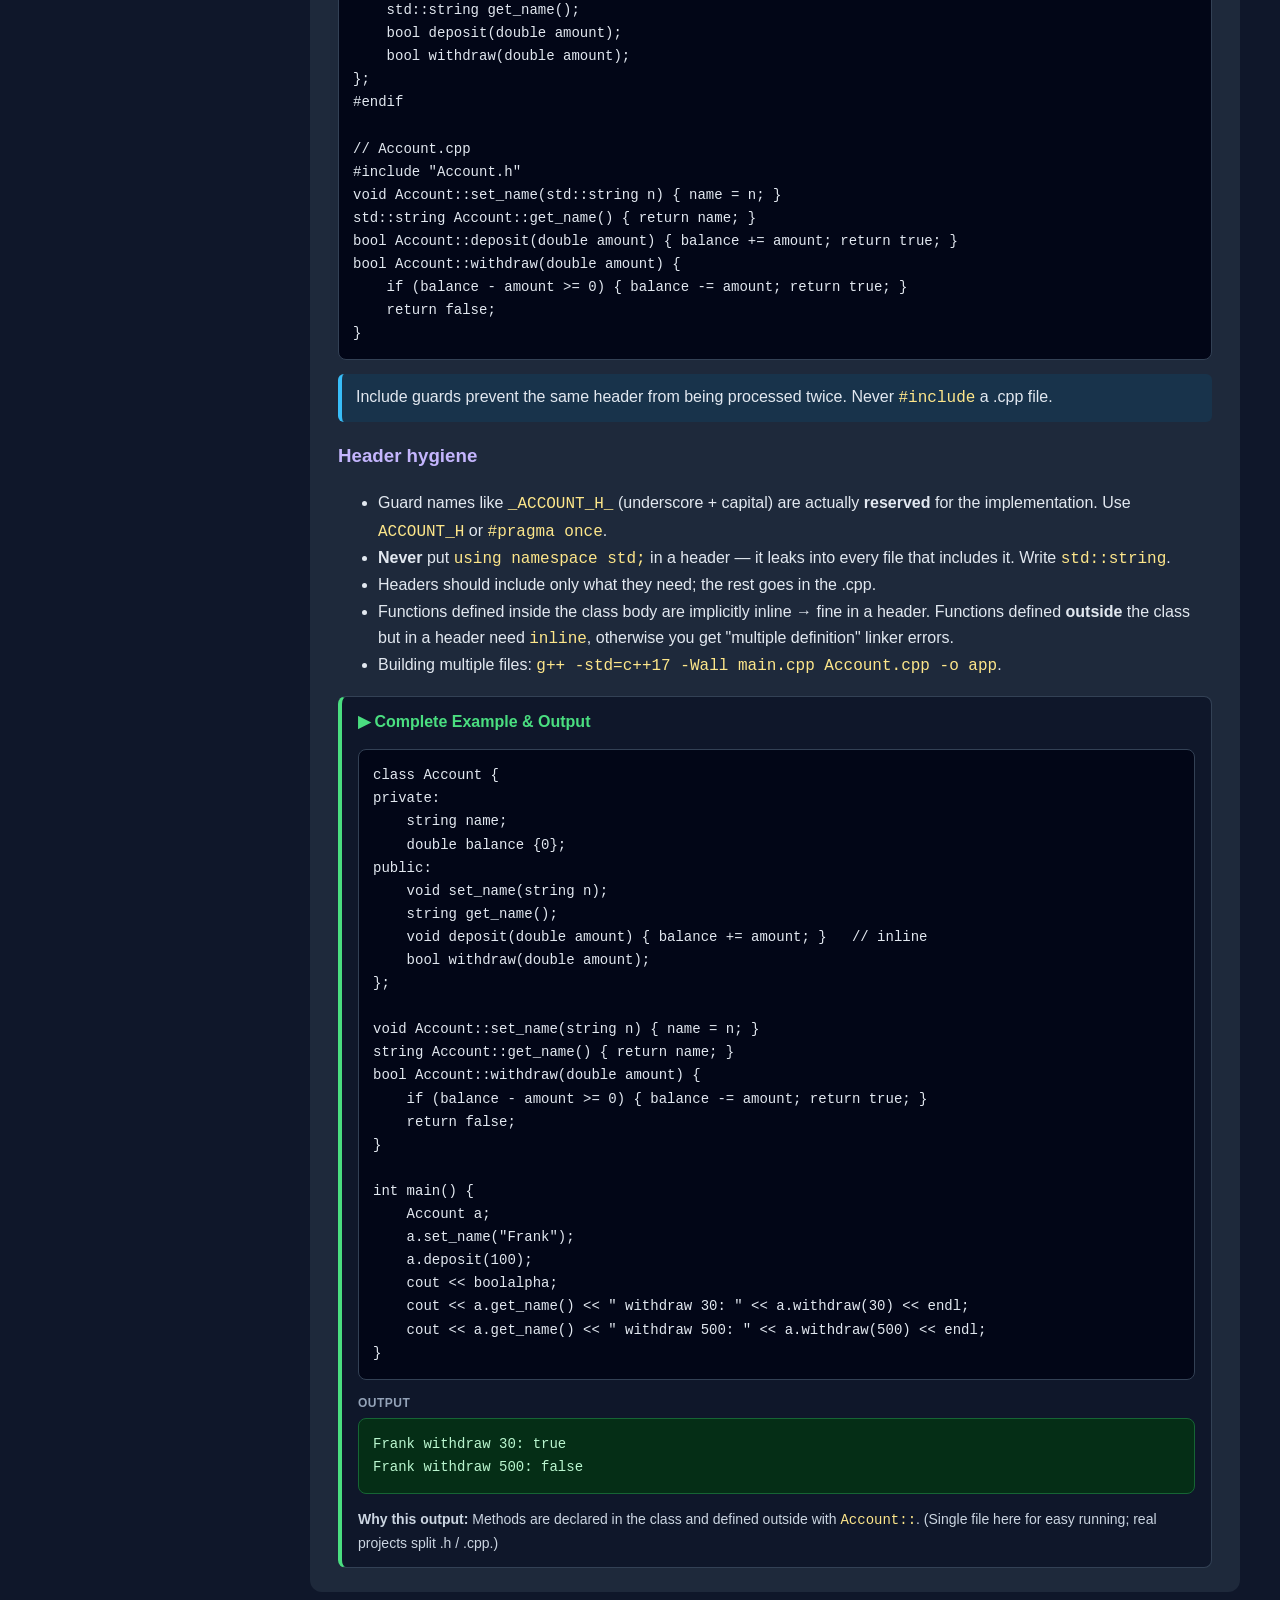
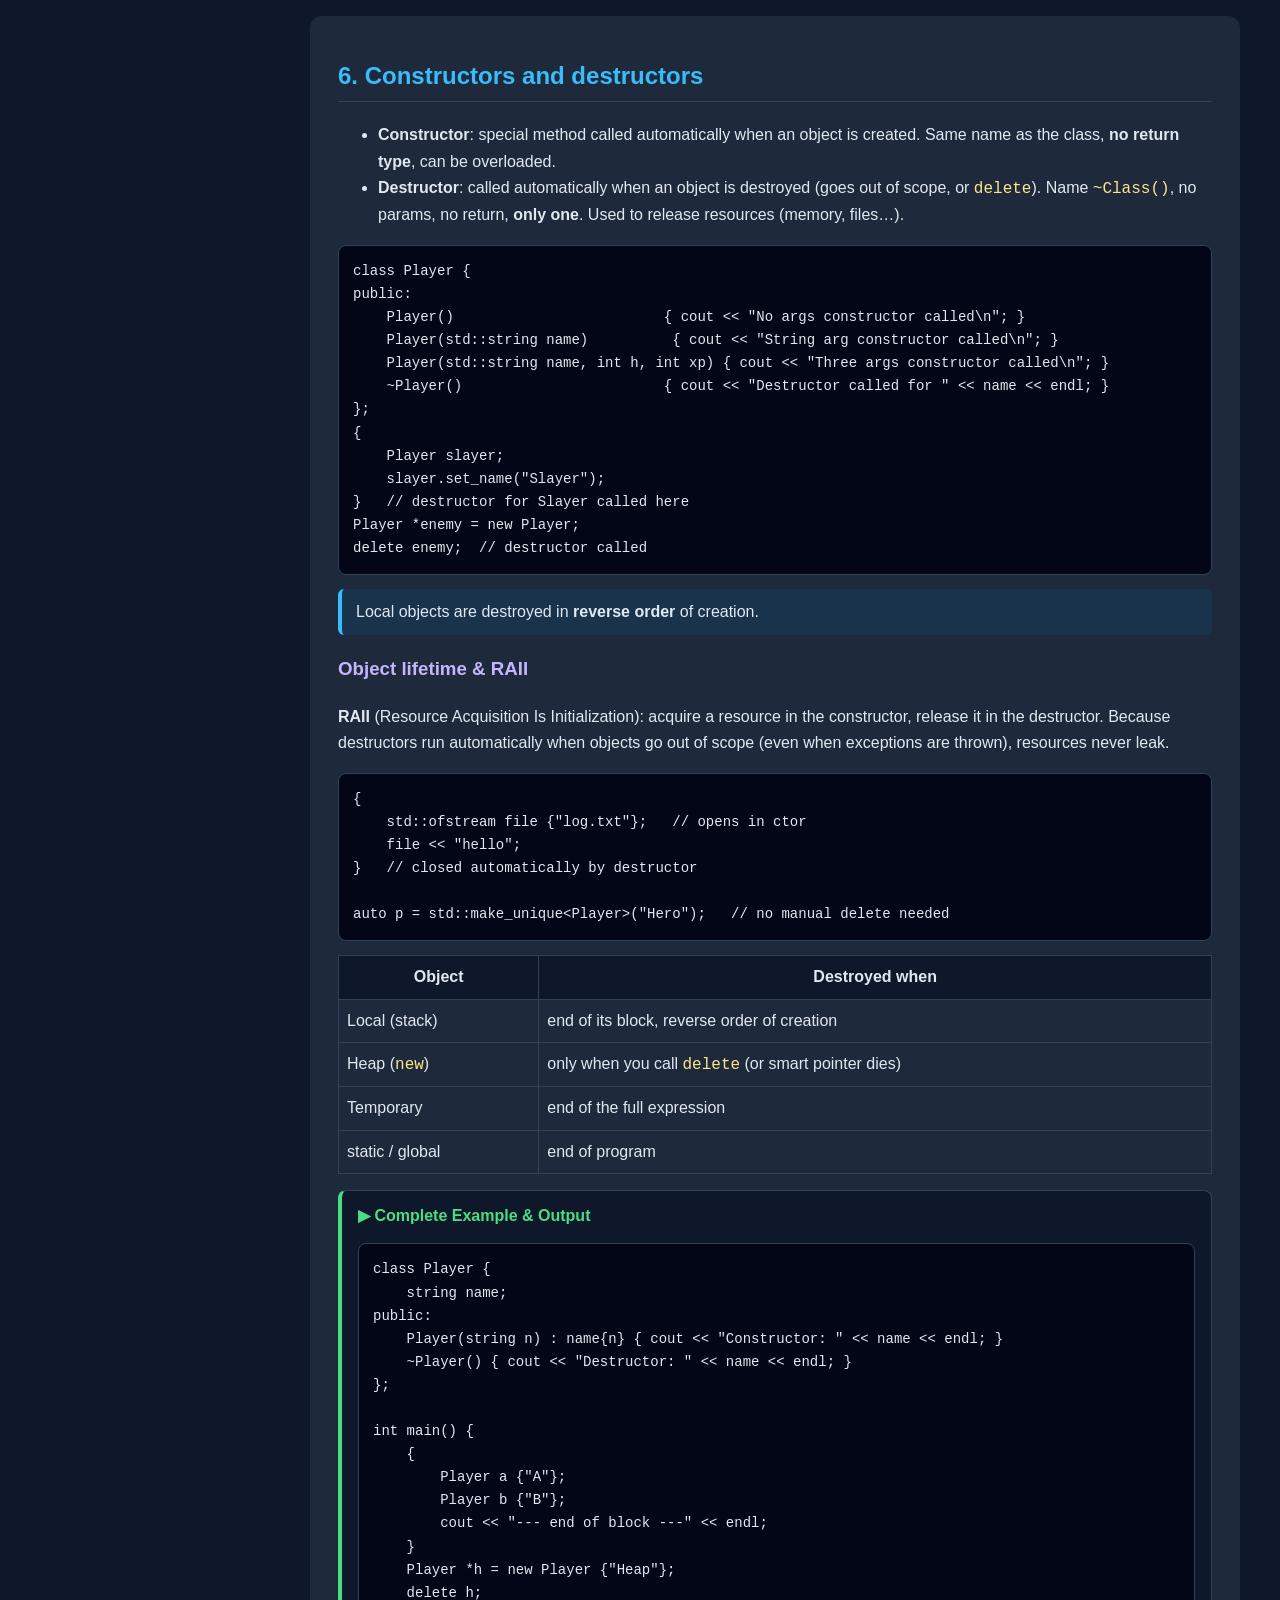
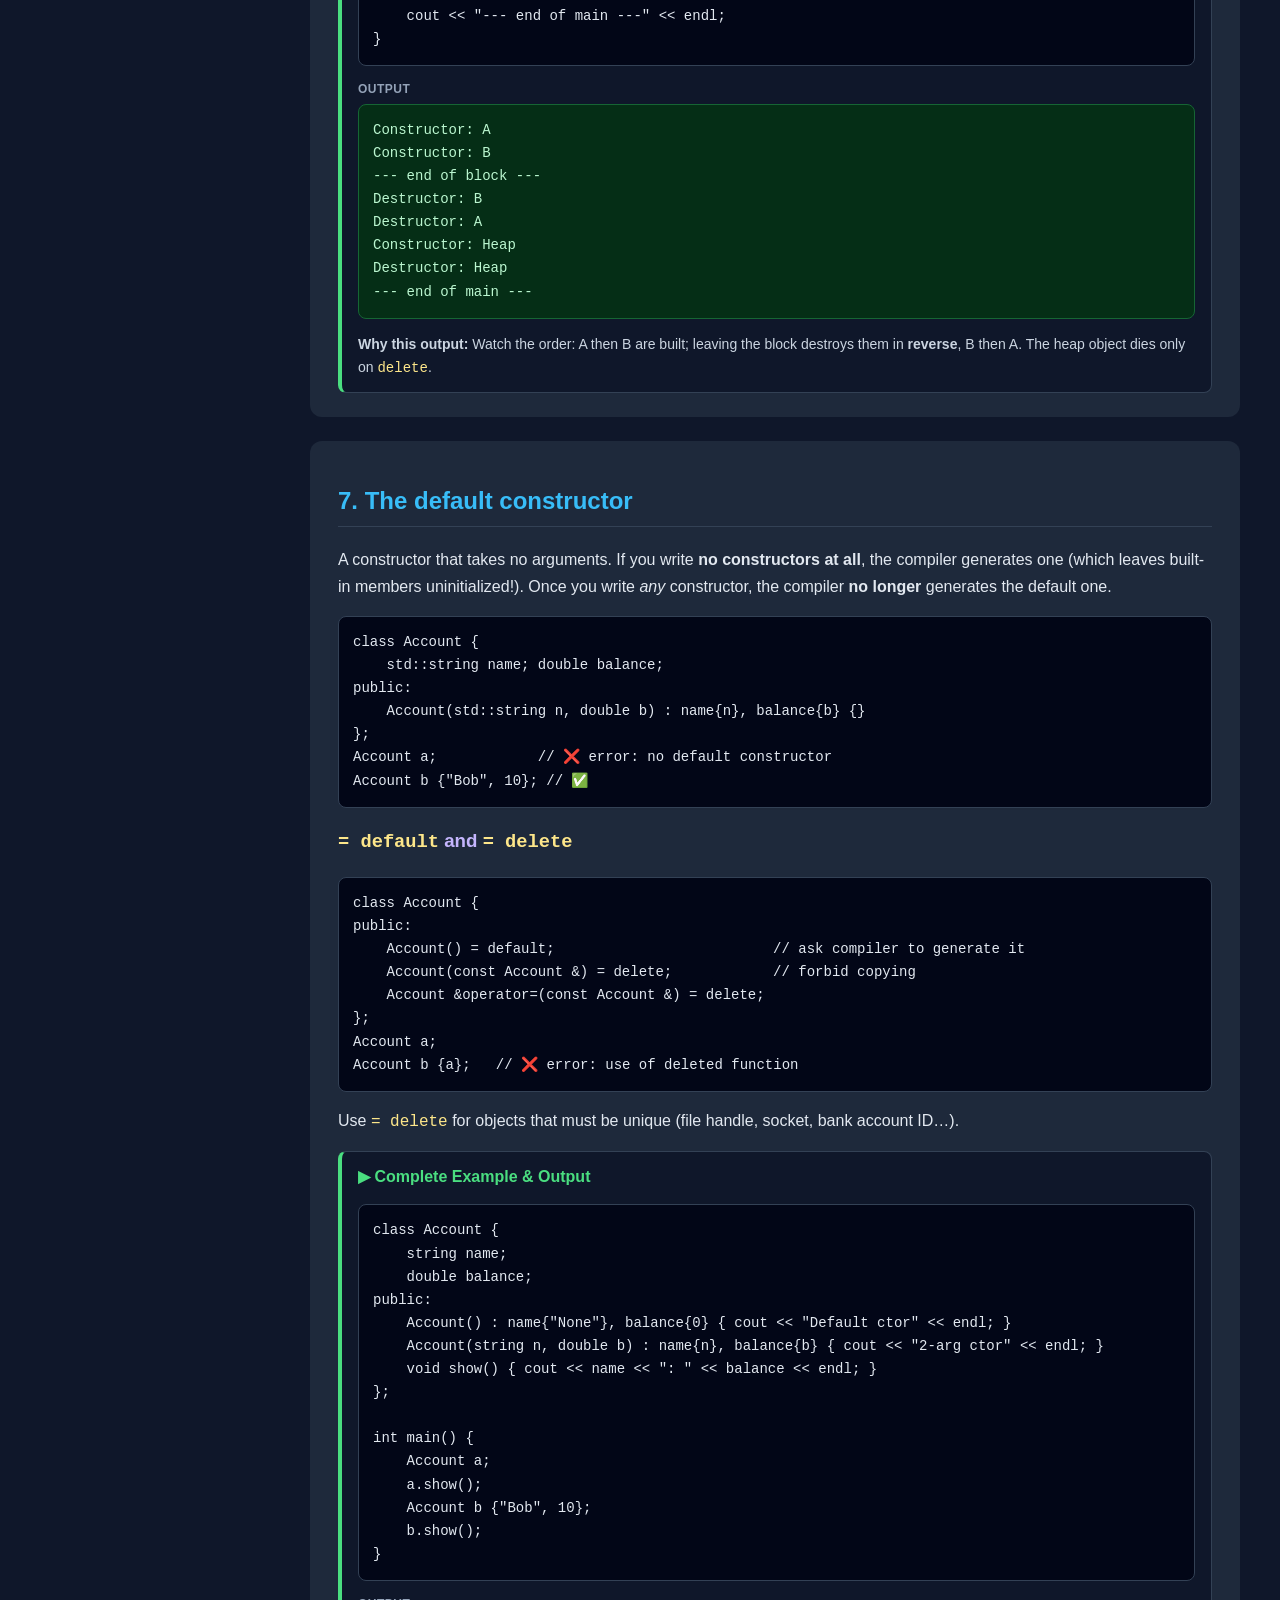
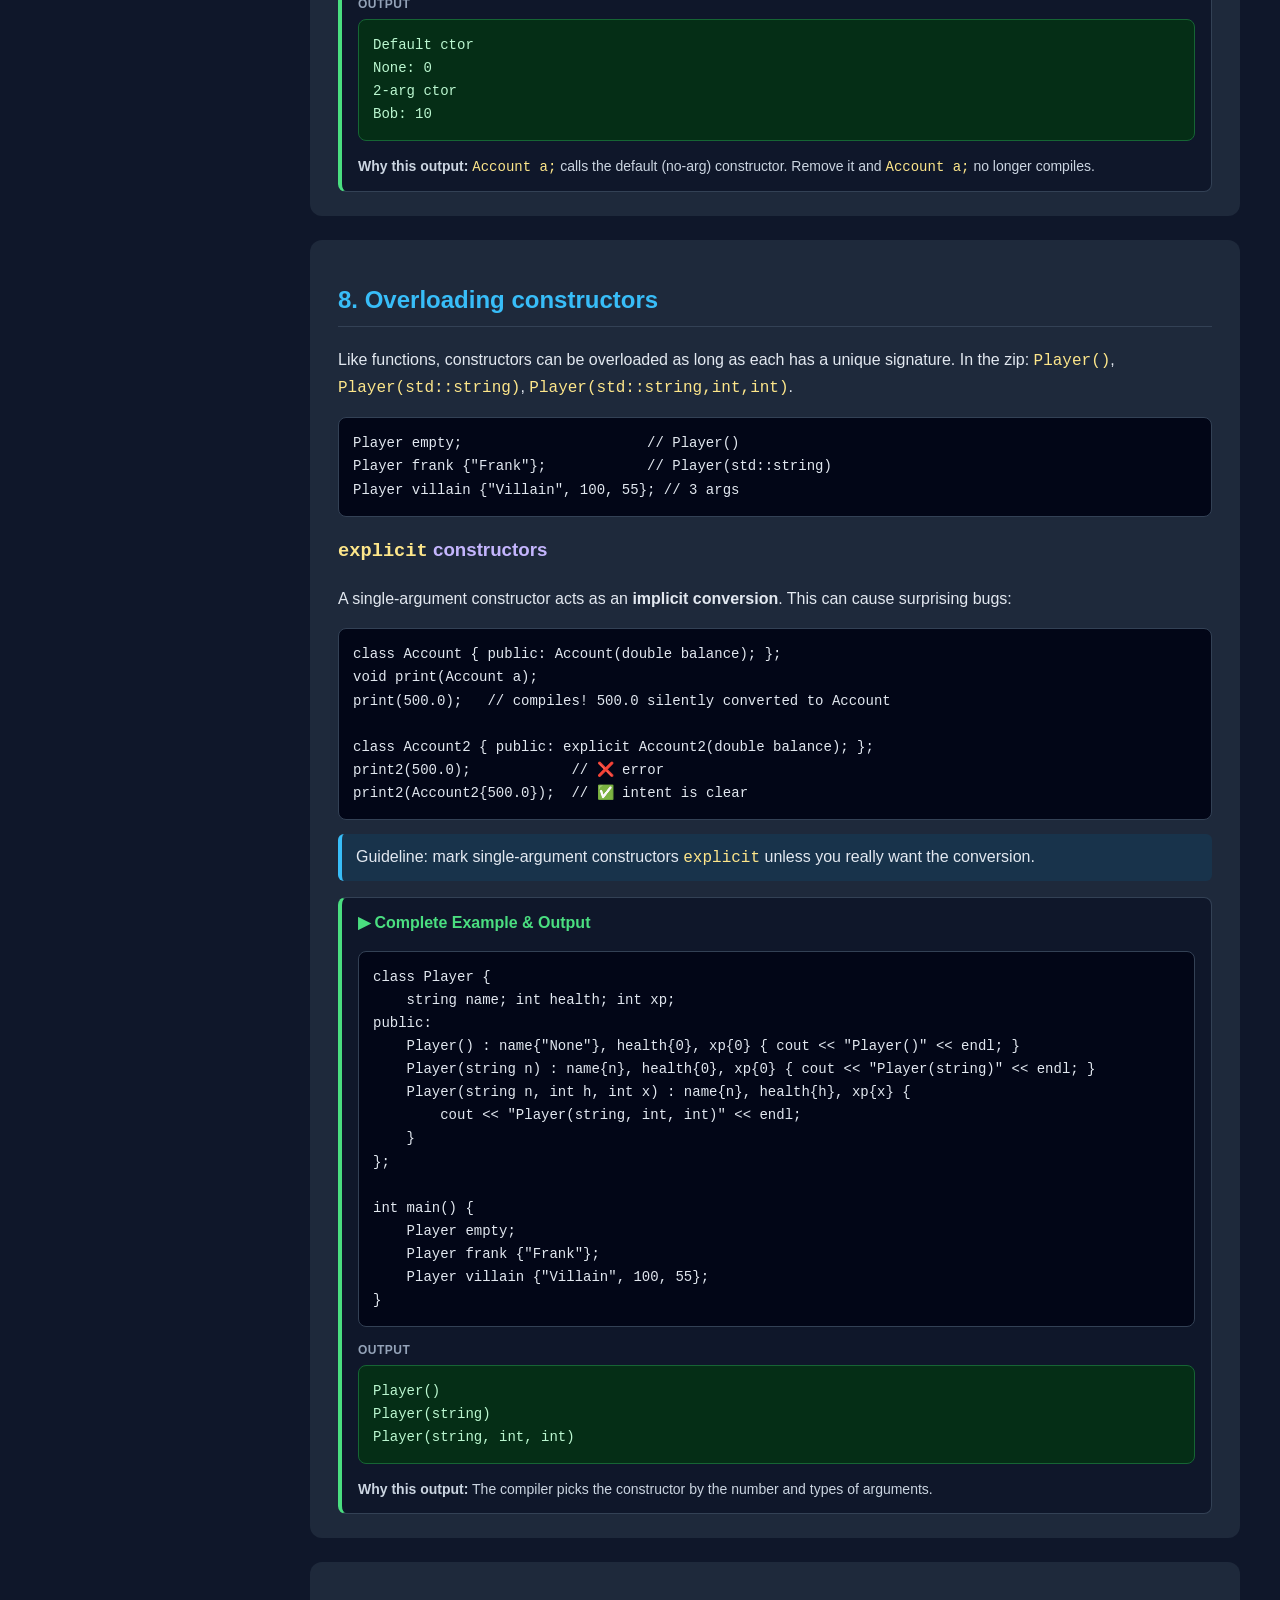
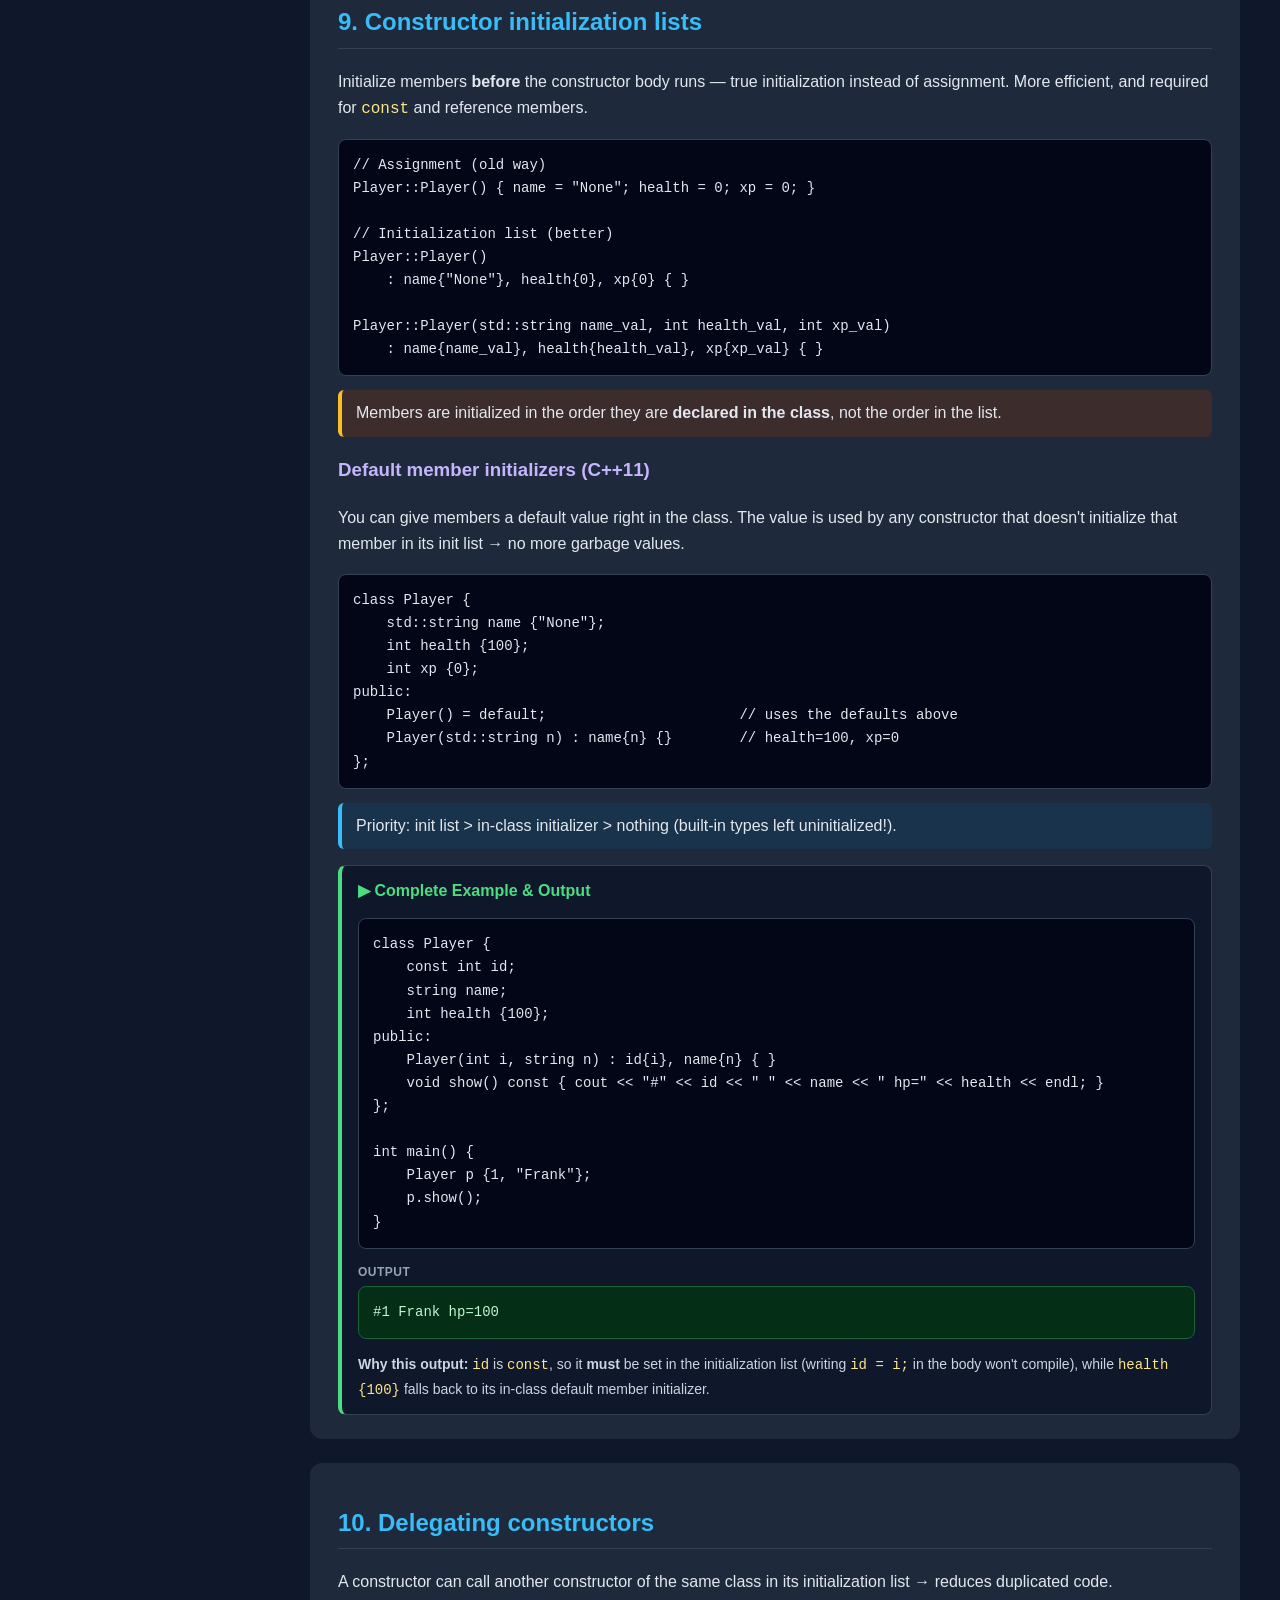
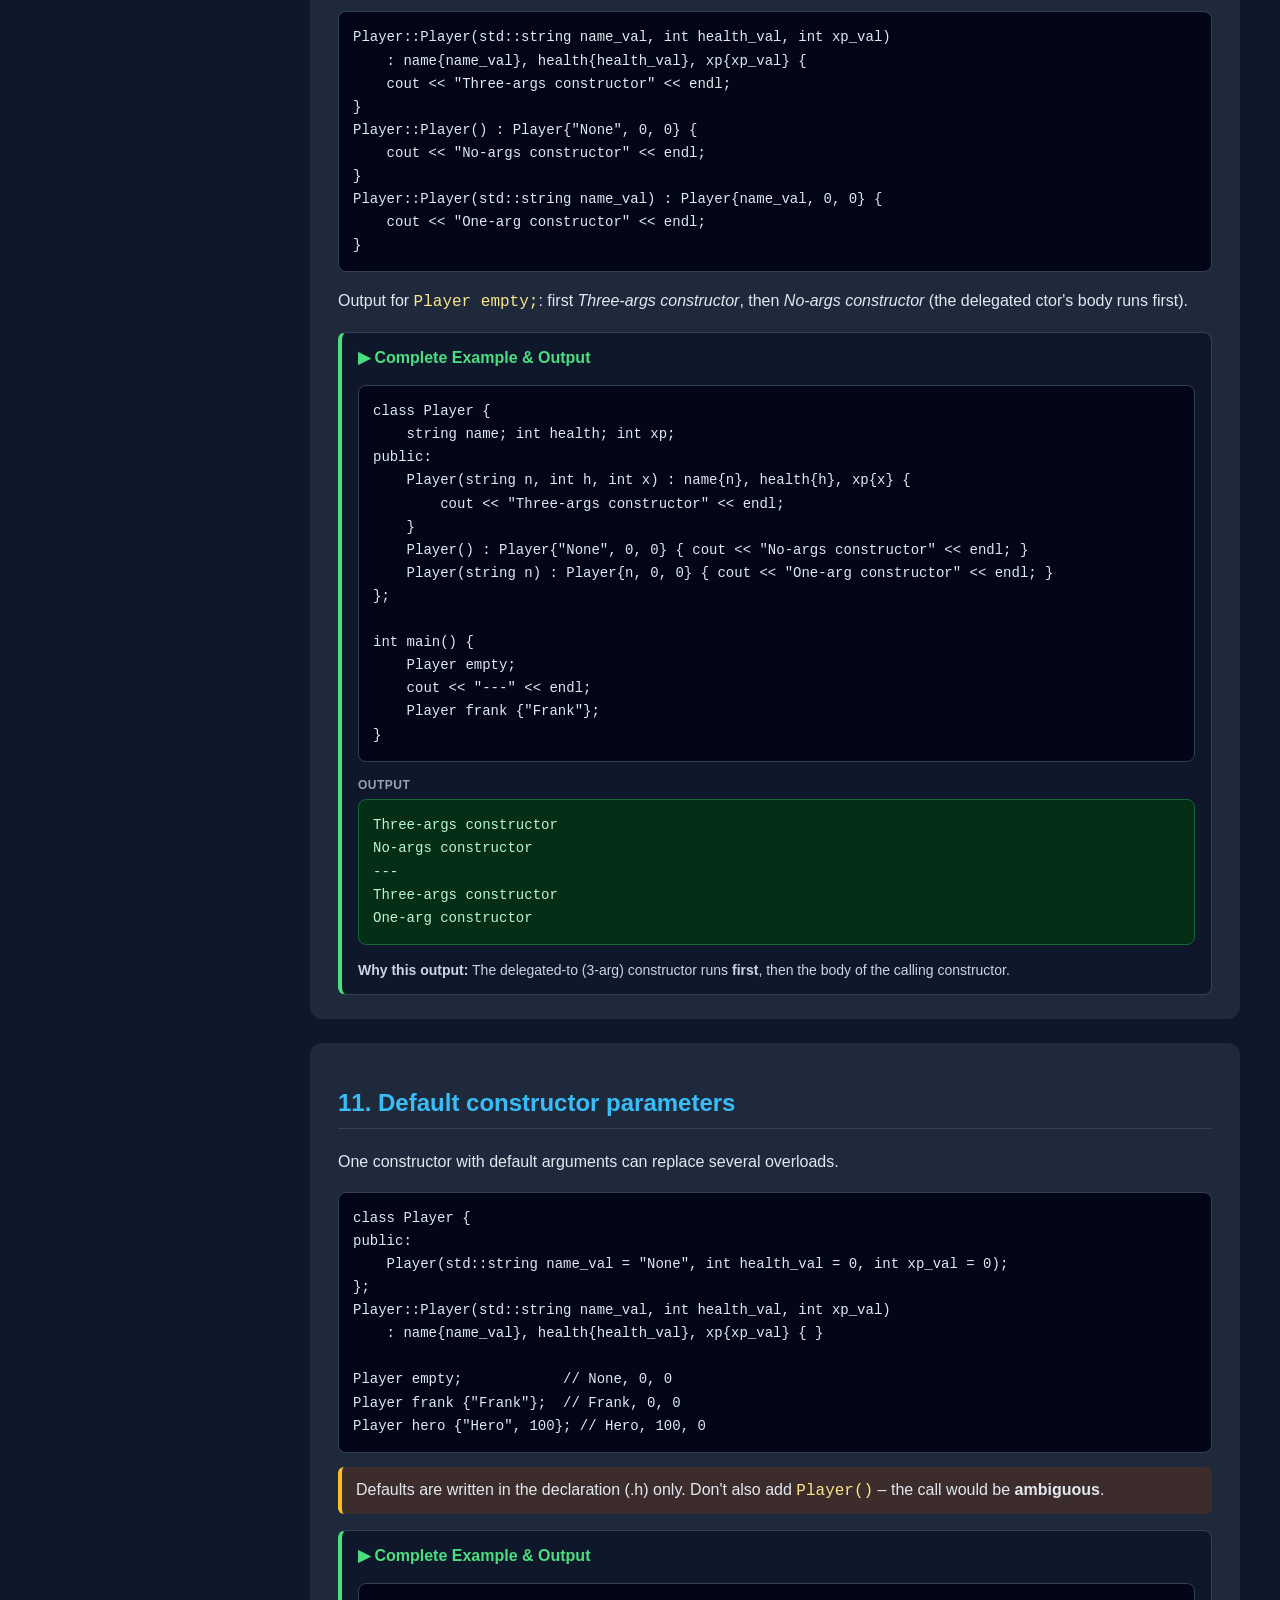
<file: 13 - OOP class and objects/lesson_en.html>
<!DOCTYPE html><html lang="en"><head><meta charset="utf-8"><title>Section 13 Lesson (EN)</title><link rel="stylesheet" href="style.css"></head>
<body><header><h1>📘 Section 13 – Classes and Objects</h1><a href="index.html">Home</a><a href="lesson_vi.html">🇻🇳 Tiếng Việt</a><a href="exercises_en.html">Exercises →</a></header>
<div class="wrap"><nav>
<a href="#t1">1. OOP concepts</a><a href="#t2">2. Declaring classes & objects</a><a href="#t3">3. Accessing members</a><a href="#t4">4. Access modifiers</a><a href="#t5">5. Implementing methods</a><a href="#t6">6. Constructors & destructors</a><a href="#t7">7. Default constructor</a><a href="#t8">8. Overloading constructors</a><a href="#t9">9. Initialization lists</a><a href="#t10">10. Delegating constructors</a><a href="#t11">11. Default parameters</a><a href="#t12">12. Copy constructor</a><a href="#t13">13. Shallow vs deep copy</a><a href="#t14">14. Move constructor</a><a href="#t15">15. this pointer</a><a href="#t16">16. const with classes</a><a href="#t17">17. static members</a><a href="#t18">18. struct vs class</a><a href="#t19">19. friends</a><a href="#t20">20. Challenge: Movies</a><a href="#sum">Summary</a>
</nav><main>
<div class="note">💡 Running examples: the complete examples at the end of each section assume <code>#include &lt;iostream&gt;</code>, <code>&lt;string&gt;</code>, <code>&lt;vector&gt;</code>, <code>&lt;utility&gt;</code>, and <code>using namespace std;</code>.</div>

<section id="t1"><h2>1. Object-Oriented Programming concepts</h2>
<p>Procedural programming focuses on <b>functions</b>; data is passed around separately. As programs grow, this becomes hard to maintain. OOP models the program as <b>classes</b> and <b>objects</b>.</p>
<ul><li><b>Class</b>: a blueprint / user-defined type. Contains <i>attributes</i> (data) and <i>methods</i> (functions). E.g. <code>Account</code>, <code>Player</code>, <code>std::string</code>, <code>std::vector</code>.</li>
<li><b>Object</b>: a concrete instance of a class. <code>Account frank_account;</code></li>
<li><b>Encapsulation</b>: bundle data + operations together. <b>Information hiding</b>: hide implementation, expose only an interface.</li>
<li>Also: reusability, inheritance, polymorphism (later sections).</li></ul>
<div class="ex">
<div class="ex-title">▶ Complete Example &amp; Output</div>
<pre><code>class Account {
public:
    string name;
    double balance;
};

int main() {
    Account frank;  frank.name = "Frank";  frank.balance = 100;
    Account jim;    jim.name = "Jim";      jim.balance = 2500;
    cout &lt;&lt; frank.name &lt;&lt; ": " &lt;&lt; frank.balance &lt;&lt; endl;
    cout &lt;&lt; jim.name &lt;&lt; ": " &lt;&lt; jim.balance &lt;&lt; endl;
}</code></pre>
<div class="out-lbl">Output</div>
<pre class="out">Frank: 100
Jim: 2500</pre>
<p class="ex-why"><b>Why this output:</b> One <code>Account</code> class, many independent objects — each object holds its own data.</p>
</div></section>

<section id="t2"><h2>2. Declaring a class and creating objects</h2>
<pre><code>class Player {
    // attributes
    std::string name {"Player"};
    int health {100};
    int xp {3};
    // methods
    void talk(std::string);
    bool is_dead();
};   // ← don't forget the semicolon!

Player frank;                 // object on the stack
Player players[] {frank, hero};   // array of objects
std::vector&lt;Player&gt; vec {frank};
Player *enemy = new Player;   // object on the heap
delete enemy;</code></pre>
<div class="note">The class is a type; nothing is allocated until you create an object.</div>
<h3><code>{}</code> vs <code>()</code> initialization pitfalls</h3>
<pre><code>std::vector&lt;int&gt; a (10);   // 10 elements, all 0
std::vector&lt;int&gt; b {10};   // 1 element = 10  (initializer_list wins!)
int x {3.7};               // ❌ error: {} forbids narrowing
int y (3.7);               // compiles, y = 3 (data lost)

struct Point { int x; int y; };    // aggregate: no ctors, all public
Point p {1, 2};
Point q {.x = 1, .y = 2};          // designated initializers (C++20)</code></pre>
<div class="note">Default to <code>{}</code> (safer), unless the class has an <code>std::initializer_list</code> constructor and you want a different one.</div>
<div class="ex">
<div class="ex-title">▶ Complete Example &amp; Output</div>
<pre><code>class Player {
public:
    string name {"Player"};
    int health {100};
};

int main() {
    Player frank;                      // stack
    Player *enemy = new Player;        // heap
    vector&lt;Player&gt; team {frank, *enemy};
    cout &lt;&lt; frank.name &lt;&lt; " " &lt;&lt; frank.health &lt;&lt; endl;
    cout &lt;&lt; "Team size: " &lt;&lt; team.size() &lt;&lt; endl;
    delete enemy;

    vector&lt;int&gt; a (10), b {10};
    cout &lt;&lt; a.size() &lt;&lt; " " &lt;&lt; b.size() &lt;&lt; endl;
}</code></pre>
<div class="out-lbl">Output</div>
<pre class="out">Player 100
Team size: 2
10 1</pre>
<p class="ex-why"><b>Why this output:</b> Objects can live on the stack, the heap, or inside a vector. The last line shows the <code>()</code> vs <code>{}</code> trap: <code>a(10)</code> is 10 elements, <code>b{10}</code> is 1 element.</p>
</div></section>

<section id="t3"><h2>3. Accessing class members</h2>
<p>Use the <b>dot operator</b> <code>.</code> with an object, and the <b>arrow operator</b> <code>-&gt;</code> with a pointer.</p>
<pre><code>Account frank_account;
frank_account.balance;      // dot
frank_account.deposit(1000.0);

Account *p = new Account();
(*p).balance;   // dereference then dot
p-&gt;deposit(1000.0); // arrow – same thing
delete p;</code></pre>
<div class="warn">In <code>AccessingClassMembers</code> all members are <code>public</code> so this compiles. With private members it would be an error.</div>
<div class="ex">
<div class="ex-title">▶ Complete Example &amp; Output</div>
<pre><code>class Account {
public:
    string name;
    double balance {0};
    void deposit(double amount) { balance += amount; }
};

int main() {
    Account a;
    a.name = "Frank";
    a.deposit(1000);
    cout &lt;&lt; a.name &lt;&lt; " has " &lt;&lt; a.balance &lt;&lt; endl;

    Account *p = new Account;
    p-&gt;name = "Jim";
    p-&gt;deposit(50);
    (*p).deposit(25);
    cout &lt;&lt; p-&gt;name &lt;&lt; " has " &lt;&lt; p-&gt;balance &lt;&lt; endl;
    delete p;
}</code></pre>
<div class="out-lbl">Output</div>
<pre class="out">Frank has 1000
Jim has 75</pre>
<p class="ex-why"><b>Why this output:</b> Use <code>.</code> with objects and <code>-&gt;</code> with pointers. <code>(*p).deposit(25)</code> and <code>p-&gt;deposit(25)</code> are identical.</p>
</div></section>

<section id="t4"><h2>4. Public and private (access modifiers)</h2>
<table><tr><th>Modifier</th><th>Accessible from</th></tr>
<tr><td><code>public</code></td><td>everywhere</td></tr>
<tr><td><code>private</code></td><td>only members/friends of the class (default for <code>class</code>)</td></tr>
<tr><td><code>protected</code></td><td>class + derived classes (inheritance)</td></tr></table>
<pre><code>class Player {
private:
    std::string name; int health; int xp;
public:
    void talk(std::string text) { std::cout &lt;&lt; name &lt;&lt; " says " &lt;&lt; text; }
    bool is_dead();
};
Player frank;
frank.name = "Frank";   // ❌ compiler error: private
frank.talk("Hello");    // ✅</code></pre>
<h3>Class invariants &amp; validating setters</h3>
<p>The real reason for <code>private</code>: the class guarantees its data is <b>always valid</b> (an invariant), e.g. balance is never negative. Constructors establish the invariant; every public method must preserve it.</p>
<pre><code>class Account {
    std::string name;
    double balance {0};
public:
    Account(std::string n, double b) : name{std::move(n)}, balance{b} {
        if (balance &lt; 0) throw std::invalid_argument("balance &lt; 0");
    }
    bool withdraw(double amount) {
        if (amount &lt;= 0 || amount &gt; balance) return false;   // keep invariant
        balance -= amount;
        return true;
    }
    double get_balance() const { return balance; }
};</code></pre>
<div class="note">Blind getters/setters for every field (an unchecked <code>set_balance(double)</code>) almost defeat encapsulation. Prefer meaningful operations: <code>deposit</code>, <code>withdraw</code>.</div>
<div class="ex">
<div class="ex-title">▶ Complete Example &amp; Output</div>
<pre><code>class Player {
private:
    string name {"Frank"};
    int health {100};
public:
    void talk(string text) { cout &lt;&lt; name &lt;&lt; " says " &lt;&lt; text &lt;&lt; endl; }
    void take_damage(int d) {
        health -= d;
        if (health &lt; 0) health = 0;
    }
    int get_health() { return health; }
};

int main() {
    Player frank;
    frank.talk("Hello");
    frank.take_damage(130);
    cout &lt;&lt; "Health: " &lt;&lt; frank.get_health() &lt;&lt; endl;
    // frank.health = -30;   // compile error: private
}</code></pre>
<div class="out-lbl">Output</div>
<pre class="out">Frank says Hello
Health: 0</pre>
<p class="ex-why"><b>Why this output:</b> Outside code can't touch <code>health</code> directly, only through <code>take_damage</code> — so the class guarantees health never goes negative (130 damage still gives 0).</p>
</div></section>

<section id="t5"><h2>5. Implementing member methods</h2>
<p>Methods can be implemented <b>inside</b> the class (implicitly inline) or <b>outside</b> using the scope resolution operator <code>Class::method</code>. Real projects separate the <b>specification</b> (<code>.h</code>) and <b>implementation</b> (<code>.cpp</code>).</p>
<pre><code>// Account.h
#ifndef ACCOUNT_H      // include guard (or #pragma once)
#define ACCOUNT_H
#include &lt;string&gt;
class Account {
private:
    std::string name; double balance;
public:
    void set_balance(double bal) { balance = bal; }  // inline
    double get_balance() { return balance; }
    void set_name(std::string n);
    std::string get_name();
    bool deposit(double amount);
    bool withdraw(double amount);
};
#endif

// Account.cpp
#include "Account.h"
void Account::set_name(std::string n) { name = n; }
std::string Account::get_name() { return name; }
bool Account::deposit(double amount) { balance += amount; return true; }
bool Account::withdraw(double amount) {
    if (balance - amount &gt;= 0) { balance -= amount; return true; }
    return false;
}</code></pre>
<div class="note">Include guards prevent the same header from being processed twice. Never <code>#include</code> a .cpp file.</div>
<h3>Header hygiene</h3>
<ul>
<li>Guard names like <code>_ACCOUNT_H_</code> (underscore + capital) are actually <b>reserved</b> for the implementation. Use <code>ACCOUNT_H</code> or <code>#pragma once</code>.</li>
<li><b>Never</b> put <code>using namespace std;</code> in a header — it leaks into every file that includes it. Write <code>std::string</code>.</li>
<li>Headers should include only what they need; the rest goes in the .cpp.</li>
<li>Functions defined inside the class body are implicitly inline → fine in a header. Functions defined <b>outside</b> the class but in a header need <code>inline</code>, otherwise you get "multiple definition" linker errors.</li>
<li>Building multiple files: <code>g++ -std=c++17 -Wall main.cpp Account.cpp -o app</code>.</li>
</ul>
<div class="ex">
<div class="ex-title">▶ Complete Example &amp; Output</div>
<pre><code>class Account {
private:
    string name;
    double balance {0};
public:
    void set_name(string n);
    string get_name();
    void deposit(double amount) { balance += amount; }   // inline
    bool withdraw(double amount);
};

void Account::set_name(string n) { name = n; }
string Account::get_name() { return name; }
bool Account::withdraw(double amount) {
    if (balance - amount &gt;= 0) { balance -= amount; return true; }
    return false;
}

int main() {
    Account a;
    a.set_name("Frank");
    a.deposit(100);
    cout &lt;&lt; boolalpha;
    cout &lt;&lt; a.get_name() &lt;&lt; " withdraw 30: " &lt;&lt; a.withdraw(30) &lt;&lt; endl;
    cout &lt;&lt; a.get_name() &lt;&lt; " withdraw 500: " &lt;&lt; a.withdraw(500) &lt;&lt; endl;
}</code></pre>
<div class="out-lbl">Output</div>
<pre class="out">Frank withdraw 30: true
Frank withdraw 500: false</pre>
<p class="ex-why"><b>Why this output:</b> Methods are declared in the class and defined outside with <code>Account::</code>. (Single file here for easy running; real projects split .h / .cpp.)</p>
</div></section>

<section id="t6"><h2>6. Constructors and destructors</h2>
<ul><li><b>Constructor</b>: special method called automatically when an object is created. Same name as the class, <b>no return type</b>, can be overloaded.</li>
<li><b>Destructor</b>: called automatically when an object is destroyed (goes out of scope, or <code>delete</code>). Name <code>~Class()</code>, no params, no return, <b>only one</b>. Used to release resources (memory, files…).</li></ul>
<pre><code>class Player {
public:
    Player()                         { cout &lt;&lt; "No args constructor called\n"; }
    Player(std::string name)          { cout &lt;&lt; "String arg constructor called\n"; }
    Player(std::string name, int h, int xp) { cout &lt;&lt; "Three args constructor called\n"; }
    ~Player()                        { cout &lt;&lt; "Destructor called for " &lt;&lt; name &lt;&lt; endl; }
};
{
    Player slayer;
    slayer.set_name("Slayer");
}   // destructor for Slayer called here
Player *enemy = new Player;
delete enemy;  // destructor called</code></pre>
<div class="note">Local objects are destroyed in <b>reverse order</b> of creation.</div>
<h3>Object lifetime & RAII</h3>
<p><b>RAII</b> (Resource Acquisition Is Initialization): acquire a resource in the constructor, release it in the destructor. Because destructors run automatically when objects go out of scope (even when exceptions are thrown), resources never leak.</p>
<pre><code>{
    std::ofstream file {"log.txt"};   // opens in ctor
    file &lt;&lt; "hello";
}   // closed automatically by destructor

auto p = std::make_unique&lt;Player&gt;("Hero");   // no manual delete needed</code></pre>
<table><tr><th>Object</th><th>Destroyed when</th></tr>
<tr><td>Local (stack)</td><td>end of its block, reverse order of creation</td></tr>
<tr><td>Heap (<code>new</code>)</td><td>only when you call <code>delete</code> (or smart pointer dies)</td></tr>
<tr><td>Temporary</td><td>end of the full expression</td></tr>
<tr><td>static / global</td><td>end of program</td></tr></table>
<div class="ex">
<div class="ex-title">▶ Complete Example &amp; Output</div>
<pre><code>class Player {
    string name;
public:
    Player(string n) : name{n} { cout &lt;&lt; "Constructor: " &lt;&lt; name &lt;&lt; endl; }
    ~Player() { cout &lt;&lt; "Destructor: " &lt;&lt; name &lt;&lt; endl; }
};

int main() {
    {
        Player a {"A"};
        Player b {"B"};
        cout &lt;&lt; "--- end of block ---" &lt;&lt; endl;
    }
    Player *h = new Player {"Heap"};
    delete h;
    cout &lt;&lt; "--- end of main ---" &lt;&lt; endl;
}</code></pre>
<div class="out-lbl">Output</div>
<pre class="out">Constructor: A
Constructor: B
--- end of block ---
Destructor: B
Destructor: A
Constructor: Heap
Destructor: Heap
--- end of main ---</pre>
<p class="ex-why"><b>Why this output:</b> Watch the order: A then B are built; leaving the block destroys them in <b>reverse</b>, B then A. The heap object dies only on <code>delete</code>.</p>
</div></section>

<section id="t7"><h2>7. The default constructor</h2>
<p>A constructor that takes no arguments. If you write <b>no constructors at all</b>, the compiler generates one (which leaves built-in members uninitialized!). Once you write <i>any</i> constructor, the compiler <b>no longer</b> generates the default one.</p>
<pre><code>class Account {
    std::string name; double balance;
public:
    Account(std::string n, double b) : name{n}, balance{b} {}
};
Account a;            // ❌ error: no default constructor
Account b {"Bob", 10}; // ✅</code></pre>
<h3><code>= default</code> and <code>= delete</code></h3>
<pre><code>class Account {
public:
    Account() = default;                          // ask compiler to generate it
    Account(const Account &amp;) = delete;            // forbid copying
    Account &amp;operator=(const Account &amp;) = delete;
};
Account a;
Account b {a};   // ❌ error: use of deleted function</code></pre>
<p>Use <code>= delete</code> for objects that must be unique (file handle, socket, bank account ID…).</p>
<div class="ex">
<div class="ex-title">▶ Complete Example &amp; Output</div>
<pre><code>class Account {
    string name;
    double balance;
public:
    Account() : name{"None"}, balance{0} { cout &lt;&lt; "Default ctor" &lt;&lt; endl; }
    Account(string n, double b) : name{n}, balance{b} { cout &lt;&lt; "2-arg ctor" &lt;&lt; endl; }
    void show() { cout &lt;&lt; name &lt;&lt; ": " &lt;&lt; balance &lt;&lt; endl; }
};

int main() {
    Account a;
    a.show();
    Account b {"Bob", 10};
    b.show();
}</code></pre>
<div class="out-lbl">Output</div>
<pre class="out">Default ctor
None: 0
2-arg ctor
Bob: 10</pre>
<p class="ex-why"><b>Why this output:</b> <code>Account a;</code> calls the default (no-arg) constructor. Remove it and <code>Account a;</code> no longer compiles.</p>
</div></section>

<section id="t8"><h2>8. Overloading constructors</h2>
<p>Like functions, constructors can be overloaded as long as each has a unique signature. In the zip: <code>Player()</code>, <code>Player(std::string)</code>, <code>Player(std::string,int,int)</code>.</p>
<pre><code>Player empty;                      // Player()
Player frank {"Frank"};            // Player(std::string)
Player villain {"Villain", 100, 55}; // 3 args</code></pre>
<h3><code>explicit</code> constructors</h3>
<p>A single-argument constructor acts as an <b>implicit conversion</b>. This can cause surprising bugs:</p>
<pre><code>class Account { public: Account(double balance); };
void print(Account a);
print(500.0);   // compiles! 500.0 silently converted to Account

class Account2 { public: explicit Account2(double balance); };
print2(500.0);            // ❌ error
print2(Account2{500.0});  // ✅ intent is clear</code></pre>
<div class="note">Guideline: mark single-argument constructors <code>explicit</code> unless you really want the conversion.</div>
<div class="ex">
<div class="ex-title">▶ Complete Example &amp; Output</div>
<pre><code>class Player {
    string name; int health; int xp;
public:
    Player() : name{"None"}, health{0}, xp{0} { cout &lt;&lt; "Player()" &lt;&lt; endl; }
    Player(string n) : name{n}, health{0}, xp{0} { cout &lt;&lt; "Player(string)" &lt;&lt; endl; }
    Player(string n, int h, int x) : name{n}, health{h}, xp{x} {
        cout &lt;&lt; "Player(string, int, int)" &lt;&lt; endl;
    }
};

int main() {
    Player empty;
    Player frank {"Frank"};
    Player villain {"Villain", 100, 55};
}</code></pre>
<div class="out-lbl">Output</div>
<pre class="out">Player()
Player(string)
Player(string, int, int)</pre>
<p class="ex-why"><b>Why this output:</b> The compiler picks the constructor by the number and types of arguments.</p>
</div></section>

<section id="t9"><h2>9. Constructor initialization lists</h2>
<p>Initialize members <b>before</b> the constructor body runs — true initialization instead of assignment. More efficient, and required for <code>const</code> and reference members.</p>
<pre><code>// Assignment (old way)
Player::Player() { name = "None"; health = 0; xp = 0; }

// Initialization list (better)
Player::Player()
    : name{"None"}, health{0}, xp{0} { }

Player::Player(std::string name_val, int health_val, int xp_val)
    : name{name_val}, health{health_val}, xp{xp_val} { }</code></pre>
<div class="warn">Members are initialized in the order they are <b>declared in the class</b>, not the order in the list.</div>
<h3>Default member initializers (C++11)</h3>
<p>You can give members a default value right in the class. The value is used by any constructor that doesn't initialize that member in its init list → no more garbage values.</p>
<pre><code>class Player {
    std::string name {"None"};
    int health {100};
    int xp {0};
public:
    Player() = default;                       // uses the defaults above
    Player(std::string n) : name{n} {}        // health=100, xp=0
};</code></pre>
<div class="note">Priority: init list &gt; in-class initializer &gt; nothing (built-in types left uninitialized!).</div>
<div class="ex">
<div class="ex-title">▶ Complete Example &amp; Output</div>
<pre><code>class Player {
    const int id;
    string name;
    int health {100};
public:
    Player(int i, string n) : id{i}, name{n} { }
    void show() const { cout &lt;&lt; "#" &lt;&lt; id &lt;&lt; " " &lt;&lt; name &lt;&lt; " hp=" &lt;&lt; health &lt;&lt; endl; }
};

int main() {
    Player p {1, "Frank"};
    p.show();
}</code></pre>
<div class="out-lbl">Output</div>
<pre class="out">#1 Frank hp=100</pre>
<p class="ex-why"><b>Why this output:</b> <code>id</code> is <code>const</code>, so it <b>must</b> be set in the initialization list (writing <code>id = i;</code> in the body won't compile), while <code>health {100}</code> falls back to its in-class default member initializer.</p>
</div></section>

<section id="t10"><h2>10. Delegating constructors</h2>
<p>A constructor can call another constructor of the same class in its initialization list → reduces duplicated code.</p>
<pre><code>Player::Player(std::string name_val, int health_val, int xp_val)
    : name{name_val}, health{health_val}, xp{xp_val} {
    cout &lt;&lt; "Three-args constructor" &lt;&lt; endl;
}
Player::Player() : Player{"None", 0, 0} {
    cout &lt;&lt; "No-args constructor" &lt;&lt; endl;
}
Player::Player(std::string name_val) : Player{name_val, 0, 0} {
    cout &lt;&lt; "One-arg constructor" &lt;&lt; endl;
}</code></pre>
<p>Output for <code>Player empty;</code>: first <i>Three-args constructor</i>, then <i>No-args constructor</i> (the delegated ctor's body runs first).</p>
<div class="ex">
<div class="ex-title">▶ Complete Example &amp; Output</div>
<pre><code>class Player {
    string name; int health; int xp;
public:
    Player(string n, int h, int x) : name{n}, health{h}, xp{x} {
        cout &lt;&lt; "Three-args constructor" &lt;&lt; endl;
    }
    Player() : Player{"None", 0, 0} { cout &lt;&lt; "No-args constructor" &lt;&lt; endl; }
    Player(string n) : Player{n, 0, 0} { cout &lt;&lt; "One-arg constructor" &lt;&lt; endl; }
};

int main() {
    Player empty;
    cout &lt;&lt; "---" &lt;&lt; endl;
    Player frank {"Frank"};
}</code></pre>
<div class="out-lbl">Output</div>
<pre class="out">Three-args constructor
No-args constructor
---
Three-args constructor
One-arg constructor</pre>
<p class="ex-why"><b>Why this output:</b> The delegated-to (3-arg) constructor runs <b>first</b>, then the body of the calling constructor.</p>
</div></section>

<section id="t11"><h2>11. Default constructor parameters</h2>
<p>One constructor with default arguments can replace several overloads.</p>
<pre><code>class Player {
public:
    Player(std::string name_val = "None", int health_val = 0, int xp_val = 0);
};
Player::Player(std::string name_val, int health_val, int xp_val)
    : name{name_val}, health{health_val}, xp{xp_val} { }

Player empty;            // None, 0, 0
Player frank {"Frank"};  // Frank, 0, 0
Player hero {"Hero", 100}; // Hero, 100, 0</code></pre>
<div class="warn">Defaults are written in the declaration (.h) only. Don't also add <code>Player()</code> – the call would be <b>ambiguous</b>.</div>
<div class="ex">
<div class="ex-title">▶ Complete Example &amp; Output</div>
<pre><code>class Player {
    string name; int health; int xp;
public:
    Player(string n = "None", int h = 0, int x = 0) : name{n}, health{h}, xp{x} { }
    void show() const { cout &lt;&lt; name &lt;&lt; " " &lt;&lt; health &lt;&lt; " " &lt;&lt; xp &lt;&lt; endl; }
};

int main() {
    Player a;                       a.show();
    Player b {"Frank"};             b.show();
    Player c {"Hero", 100};         c.show();
    Player d {"Villain", 100, 55};  d.show();
}</code></pre>
<div class="out-lbl">Output</div>
<pre class="out">None 0 0
Frank 0 0
Hero 100 0
Villain 100 55</pre>
<p class="ex-why"><b>Why this output:</b> Just <b>one</b> constructor, callable with 0, 1, 2 or 3 arguments; missing ones take the defaults.</p>
</div></section>

<section id="t12"><h2>12. Copy constructor</h2>
<p>Called when an object is created as a copy of another object of the same type:</p>
<ul><li>passing an object <b>by value</b> to a function</li><li>returning an object by value</li><li>constructing one object from another: <code>Player b {a};</code></li></ul>
<p>If you don't provide one, the compiler generates a <b>memberwise copy</b>. Signature: <code>Type(const Type &amp;source);</code></p>
<pre><code>Player::Player(const Player &amp;source)
    : name{source.name}, health{source.health}, xp{source.xp} {
    cout &lt;&lt; "Copy constructor - made copy of: " &lt;&lt; source.name &lt;&lt; endl;
}
// or delegating:
Player::Player(const Player &amp;source)
    : Player{source.name, source.health, source.xp} { }

void display_player(Player p) { ... }   // p is a copy!
Player empty {"XXXXXX", 100, 50};
Player my_new_object {empty};   // copy ctor
display_player(empty);          // copy ctor</code></pre>
<div class="note">Pass by <code>const &amp;</code> when you don't need a copy, to avoid this cost.</div>
<h3>Copy assignment vs copy constructor</h3>
<p>The copy constructor creates a <b>new</b> object. The copy assignment operator overwrites an <b>existing</b> one. Both are generated by default (shallow!).</p>
<pre><code>Deep a {100};
Deep b {a};    // copy CONSTRUCTOR (b is new)
Deep c {5};
c = a;         // copy ASSIGNMENT  (c already exists)

Deep &amp;Deep::operator=(const Deep &amp;rhs) {
    if (this == &amp;rhs) return *this;   // self-assignment check
    delete data;                       // free old resource
    data = new int{*rhs.data};         // deep copy
    return *this;
}
Deep &amp;Deep::operator=(Deep &amp;&amp;rhs) noexcept {   // move assignment
    if (this == &amp;rhs) return *this;
    delete data;
    data = rhs.data;
    rhs.data = nullptr;
    return *this;
}</code></pre>
<p>Covered in depth in Section 14 (Operator Overloading).</p>
<div class="ex">
<div class="ex-title">▶ Complete Example &amp; Output</div>
<pre><code>class Player {
    string name;
public:
    Player(string n) : name{n} { }
    Player(const Player &amp;src) : name{src.name} { cout &lt;&lt; "Copy ctor: " &lt;&lt; name &lt;&lt; endl; }
    string get_name() const { return name; }
};

void by_value(Player p)      { cout &lt;&lt; "by_value: " &lt;&lt; p.get_name() &lt;&lt; endl; }
void by_ref(const Player &amp;p) { cout &lt;&lt; "by_ref: " &lt;&lt; p.get_name() &lt;&lt; endl; }

int main() {
    Player a {"Frank"};
    Player b {a};
    by_value(a);
    by_ref(a);
}</code></pre>
<div class="out-lbl">Output</div>
<pre class="out">Copy ctor: Frank
Copy ctor: Frank
by_value: Frank
by_ref: Frank</pre>
<p class="ex-why"><b>Why this output:</b> The copy constructor runs twice: building <code>b</code> from <code>a</code>, and passing by value. Passing by <code>const &amp;</code> makes <b>no</b> copy.</p>
</div></section>

<section id="t13"><h2>13. Shallow copy vs deep copy</h2>
<p>When a class has a <b>raw pointer</b> member, the default memberwise copy copies the <i>pointer</i>, not what it points to → two objects share the same heap memory.</p>
<pre><code>class Shallow {
    int *data;
public:
    Shallow(int d) { data = new int; *data = d; }
    Shallow(const Shallow &amp;source) : data{source.data} {   // SHALLOW
        cout &lt;&lt; "Copy constructor - shallow copy\n";
    }
    ~Shallow() { delete data; cout &lt;&lt; "Destructor freeing data\n"; }
};
void display_shallow(Shallow s) { ... }   // s destroyed at end → deletes shared data!
Shallow obj1 {100};
display_shallow(obj1);   // obj1.data now dangling
Shallow obj2 {obj1};
obj2.set_data_value(1000);   // 💥 undefined behaviour, double delete → crash</code></pre>
<p><b>Deep copy</b>: allocate new storage and copy the <i>value</i>.</p>
<pre><code>Deep::Deep(const Deep &amp;source) {
    data = new int;
    *data = *source.data;
}
// or delegate:
Deep::Deep(const Deep &amp;source) : Deep{*source.data} { }</code></pre>
<div class="note">Rule of three: if you need a custom destructor, you probably need a custom copy constructor and copy assignment too.</div>
<h3>Rule of Zero / Three / Five</h3>
<table><tr><th>Rule</th><th>Meaning</th></tr>
<tr><td><b>Rule of Three</b></td><td>If you define one of: destructor, copy ctor, copy assignment → define all three.</td></tr>
<tr><td><b>Rule of Five</b> (C++11)</td><td>Plus move ctor and move assignment.</td></tr>
<tr><td><b>Rule of Zero</b> ⭐</td><td>Best: don't manage raw resources at all. Use <code>std::string</code>, <code>std::vector</code>, <code>std::unique_ptr</code> → the compiler-generated versions are correct, you write none of the five.</td></tr></table>
<pre><code>class IntArray {               // Rule of Zero version of the Deep/Move examples
    std::vector&lt;int&gt; data;     // copy = deep, move = cheap, no destructor needed
};</code></pre>
<div class="ex">
<div class="ex-title">▶ Complete Example &amp; Output</div>
<pre><code>class Deep {
    int *data;
public:
    Deep(int d) : data{new int{d}} { }
    Deep(const Deep &amp;src) : data{new int{*src.data}} { cout &lt;&lt; "Deep copy" &lt;&lt; endl; }
    ~Deep() { delete data; }
    void set(int d) { *data = d; }
    int get() const { return *data; }
};

int main() {
    Deep a {100};
    Deep b {a};
    b.set(999);
    cout &lt;&lt; "a = " &lt;&lt; a.get() &lt;&lt; ", b = " &lt;&lt; b.get() &lt;&lt; endl;
}</code></pre>
<div class="out-lbl">Output</div>
<pre class="out">Deep copy
a = 100, b = 999</pre>
<p class="ex-why"><b>Why this output:</b> With a deep copy, changing <code>b</code> doesn't affect <code>a</code>. With a shallow copy, <code>a</code> would also show 999 and the program would crash from a double <code>delete</code>.</p>
</div></section>

<section id="t14"><h2>14. Move constructor (C++11)</h2>
<p>Copying is expensive for temporaries (r-values) like <code>Move{10}</code>. A move constructor <b>steals</b> the resource of a temporary instead of copying it.</p>
<ul><li>l-value: has a name/address (<code>int x</code>). r-value: temporary (<code>10</code>, <code>Move{10}</code>, <code>x+y</code>).</li>
<li><code>int &amp;</code> = l-value reference; <code>int &amp;&amp;</code> = r-value reference.</li></ul>
<pre><code>Move::Move(Move &amp;&amp;source) noexcept
    : data{source.data} {        // steal the pointer
    source.data = nullptr;        // null out source!
    cout &lt;&lt; "Move constructor - moving resource: " &lt;&lt; *data &lt;&lt; endl;
}
Move::~Move() {
    if (data != nullptr) cout &lt;&lt; "Destructor freeing data for: " &lt;&lt; *data &lt;&lt; endl;
    else cout &lt;&lt; "Destructor freeing data for nullptr" &lt;&lt; endl;
    delete data;   // delete nullptr is safe
}
vector&lt;Move&gt; vec;
vec.push_back(Move{10});   // move ctor used instead of copy</code></pre>
<div class="warn">Always set the source pointer to <code>nullptr</code>, otherwise the temporary's destructor will free the stolen memory. Mark it <code>noexcept</code> so <code>std::vector</code> uses it when resizing.</div>
<h3><code>std::move</code> – when is the move constructor called?</h3>
<p>The move ctor is chosen when the source is an <b>r-value</b>: a temporary, a returned local, or something cast with <code>std::move</code> (from <code>&lt;utility&gt;</code>).</p>
<pre><code>Move a {10};
Move b {a};             // copy (a is an l-value)
Move c {std::move(a)};  // move – a is now "empty", don't use its value!
vec.push_back(Move{20});    // move (temporary)
vec.emplace_back(30);       // constructs in place – no copy, no move</code></pre>
<div class="warn"><code>std::move</code> doesn't move anything itself; it only casts to <code>T&amp;&amp;</code>. Also, compilers often apply <b>copy elision</b> (RVO), so you may see fewer copy/move messages than expected — that's normal.</div>
<div class="ex">
<div class="ex-title">▶ Complete Example &amp; Output</div>
<pre><code>class Move {
    int *data;
public:
    Move(int d) : data{new int{d}} { cout &lt;&lt; "Ctor " &lt;&lt; d &lt;&lt; endl; }
    Move(const Move &amp;s) : data{new int{*s.data}} { cout &lt;&lt; "Copy " &lt;&lt; *data &lt;&lt; endl; }
    Move(Move &amp;&amp;s) noexcept : data{s.data} {
        s.data = nullptr;
        cout &lt;&lt; "Move " &lt;&lt; *data &lt;&lt; endl;
    }
    ~Move() {
        if (data) cout &lt;&lt; "Dtor " &lt;&lt; *data &lt;&lt; endl;
        else      cout &lt;&lt; "Dtor nullptr" &lt;&lt; endl;
        delete data;
    }
};

int main() {
    Move a {10};
    Move b {a};
    Move c {std::move(a)};
    cout &lt;&lt; "--- end ---" &lt;&lt; endl;
}</code></pre>
<div class="out-lbl">Output</div>
<pre class="out">Ctor 10
Copy 10
Move 10
--- end ---
Dtor 10
Dtor 10
Dtor nullptr</pre>
<p class="ex-why"><b>Why this output:</b> <code>b{a}</code> copies (new allocation), <code>c{std::move(a)}</code> just steals <code>a</code>'s pointer, leaving <code>a</code> with <code>nullptr</code>. Destruction order: c, b, a.</p>
</div></section>

<section id="t15"><h2>15. The <code>this</code> pointer</h2>
<p><code>this</code> is a keyword: a pointer to the current object, available inside member methods. Uses: disambiguate members from parameters, pass the object, compare objects.</p>
<pre><code>void Account::set_balance(double balance) {
    this-&gt;balance = balance;   // member = parameter
}
int Player::compare(const Player &amp;other) {
    if (this == &amp;other) cout &lt;&lt; "The same object" &lt;&lt; endl;
}</code></pre>
<div class="ex">
<div class="ex-title">▶ Complete Example &amp; Output</div>
<pre><code>class Account {
    double balance {0};
public:
    void set_balance(double balance) { this-&gt;balance = balance; }
    double get() const { return balance; }
    bool same(const Account &amp;o) const { return this == &amp;o; }
};

int main() {
    Account a, b;
    a.set_balance(500);
    cout &lt;&lt; a.get() &lt;&lt; endl;
    cout &lt;&lt; boolalpha &lt;&lt; a.same(a) &lt;&lt; " " &lt;&lt; a.same(b) &lt;&lt; endl;
}</code></pre>
<div class="out-lbl">Output</div>
<pre class="out">500
true false</pre>
<p class="ex-why"><b>Why this output:</b> <code>this-&gt;balance</code> is the member, <code>balance</code> is the parameter. <code>this == &amp;o</code> checks whether both refer to the same object.</p>
</div></section>

<section id="t16"><h2>16. Using <code>const</code> with classes</h2>
<p>A <code>const</code> object can only call <b>const methods</b> — methods that promise not to modify the object.</p>
<pre><code>class Player {
public:
    std::string get_name() const { return name; }   // const-correct
    void set_name(std::string n) { name = n; }
};
const Player villain {"Villain", 100, 55};
villain.set_name("Nice guy");    // ❌ error
cout &lt;&lt; villain.get_name();      // ✅ only because get_name is const

void display_player_name(const Player &amp;p) {
    cout &lt;&lt; p.get_name() &lt;&lt; endl;   // requires const method
}</code></pre>
<div class="note">Rule: mark every getter / method that doesn't modify state as <code>const</code>.</div>
<h3><code>mutable</code> and const overloading</h3>
<p><code>mutable</code> lets a member change even inside a const method — for data that isn't part of the logical state (caches, counters, mutexes).</p>
<pre><code>class Movie {
    std::string name;
    mutable int times_queried {0};
public:
    const std::string &amp;get_name() const { ++times_queried; return name; }
};</code></pre>
<p>Methods can be overloaded on <code>const</code> alone; const objects call the const version:</p>
<pre><code>class Movies {
    std::vector&lt;Movie&gt; movies;
public:
    Movie &amp;at(size_t i)             { return movies.at(i); }   // writable
    const Movie &amp;at(size_t i) const { return movies.at(i); }   // read-only
};</code></pre>
<div class="note">Returning <code>const std::string &amp;</code> avoids a copy — but never return a reference to a local variable!</div>
<div class="ex">
<div class="ex-title">▶ Complete Example &amp; Output</div>
<pre><code>class Player {
    string name;
public:
    Player(string n) : name{n} { }
    string get_name() const { return name; }
    void set_name(string n) { name = n; }
};

void show(const Player &amp;p) { cout &lt;&lt; "Name: " &lt;&lt; p.get_name() &lt;&lt; endl; }

int main() {
    const Player villain {"Villain"};
    show(villain);
    // villain.set_name("X");   // compile error: villain is const

    Player hero {"Hero"};
    hero.set_name("Super Hero");
    show(hero);
}</code></pre>
<div class="out-lbl">Output</div>
<pre class="out">Name: Villain
Name: Super Hero</pre>
<p class="ex-why"><b>Why this output:</b> <code>show</code> takes <code>const Player &amp;</code>, so it can only call <code>get_name()</code> because it's a <code>const</code> method. Drop that <code>const</code> and it won't compile.</p>
</div></section>

<section id="t17"><h2>17. Static class members</h2>
<p>A <code>static</code> data member belongs to the <b>class</b>, not to any object — one shared copy. A static method can only access static members, and is called with <code>Class::method()</code>.</p>
<pre><code>// Player.h
class Player {
    static int num_players;
public:
    static int get_num_players();
    Player(std::string name_val = "None", int health_val = 0, int xp_val = 0);
    ~Player();
};
// Player.cpp
int Player::num_players {0};          // define & init in .cpp
Player::Player(std::string n, int h, int x) : name{n}, health{h}, xp{x} { ++num_players; }
Player::~Player() { --num_players; }
int Player::get_num_players() { return num_players; }

// main
cout &lt;&lt; Player::get_num_players();   // 0
Player hero {"Hero"};                // 1
Player *enemy = new Player("Enemy", 100, 100);   // 2
delete enemy;                        // 1</code></pre>
<h3>How big is an object?</h3>
<ul>
<li>An object holds only its <b>non-static data members</b>. Methods (code) and static members are shared, not stored per object.</li>
<li>The compiler may insert <b>padding</b> for alignment, so <code>sizeof</code> can exceed the sum of members.</li>
<li>An empty class still has <code>sizeof</code> ≥ 1 so each object has a distinct address.</li>
</ul>
<pre><code>struct A { char c; int i; char d; };   // typically sizeof = 12
struct B { int i; char c; char d; };   // typically sizeof = 8 (reordered → less padding)
class Empty {};                        // sizeof = 1</code></pre>
<div class="ex">
<div class="ex-title">▶ Complete Example &amp; Output</div>
<pre><code>class Player {
    string name;
    static int num_players;
public:
    Player(string n) : name{n} { ++num_players; }
    ~Player() { --num_players; }
    static int count() { return num_players; }
};
int Player::num_players {0};

int main() {
    cout &lt;&lt; Player::count() &lt;&lt; endl;
    Player a {"A"};
    {
        Player b {"B"};
        cout &lt;&lt; Player::count() &lt;&lt; endl;
    }                                   // b destroyed here
    cout &lt;&lt; Player::count() &lt;&lt; endl;
    Player *e = new Player {"E"};
    cout &lt;&lt; Player::count() &lt;&lt; endl;
    delete e;
    cout &lt;&lt; Player::count() &lt;&lt; endl;
}</code></pre>
<div class="out-lbl">Output</div>
<pre class="out">0
2
1
2
1</pre>
<p class="ex-why"><b>Why this output:</b> <code>num_players</code> exists <b>once</b>, shared by all objects: up on construction, down on destruction.</p>
</div></section>

<section id="t18"><h2>18. struct vs class</h2>
<p>Identical except for the default access: <code>struct</code> members are <b>public</b> by default, <code>class</code> members are <b>private</b>. Convention: use <code>struct</code> for passive data (no invariants), <code>class</code> for objects with behavior and private data.</p>
<pre><code>struct Person { std::string name; std::string get_name(); };
Person p; p.name = "Frank";   // ✅ public
class Person2 { std::string name; };
Person2 q; q.name = "Frank";  // ❌ private</code></pre>
<div class="ex">
<div class="ex-title">▶ Complete Example &amp; Output</div>
<pre><code>struct Point { int x; int y; };

class Point2 {
    int x {1};
    int y {2};
public:
    int get_x() const { return x; }
};

int main() {
    Point p {3, 4};
    p.x = 10;
    cout &lt;&lt; p.x &lt;&lt; ", " &lt;&lt; p.y &lt;&lt; endl;
    Point2 q;
    cout &lt;&lt; q.get_x() &lt;&lt; endl;
    // q.x = 5;   // compile error: private
}</code></pre>
<div class="out-lbl">Output</div>
<pre class="out">10, 4
1</pre>
<p class="ex-why"><b>Why this output:</b> <code>struct</code> is public by default, so <code>p.x</code> is assignable; <code>class</code> is private by default, so you go through a getter.</p>
</div></section>

<section id="t19"><h2>19. Friends of a class</h2>
<p>A <b>friend</b> is a function or class granted access to private members. Friendship is <b>granted, not taken</b>; it is <b>not symmetric</b>, <b>not transitive</b>, and <b>not inherited</b>.</p>
<pre><code>class Player {
    friend void display_player(Player &amp;p);                // non-member function
    friend void Other_class::display_player(Player &amp;p);   // a member of another class
    friend class Friend_class;                            // whole class
private:
    std::string name; int health; int xp;
};
void display_player(Player &amp;p) { cout &lt;&lt; p.name; }   // can access private
void Friend_class::set_hero_name(Player &amp;p, std::string name) { p.name = name; }</code></pre>
<div class="warn">Use friends sparingly — they weaken encapsulation. Common legit use: overloading <code>operator&lt;&lt;</code>.</div>
<h3>A good use of friend: <code>operator&lt;&lt;</code></h3>
<pre><code>class Player {
    std::string name; int health;
public:
    Player(std::string n, int h) : name{n}, health{h} {}
    friend std::ostream &amp;operator&lt;&lt;(std::ostream &amp;os, const Player &amp;p) {
        return os &lt;&lt; "[" &lt;&lt; p.name &lt;&lt; ": " &lt;&lt; p.health &lt;&lt; "]";
    }
};
Player hero {"Hero", 100};
std::cout &lt;&lt; hero &lt;&lt; '\n';   // [Hero: 100]</code></pre>
<p>It must be a non-member because the left operand is <code>std::ostream</code>, not <code>Player</code>. More in Section 14.</p>
<div class="ex">
<div class="ex-title">▶ Complete Example &amp; Output</div>
<pre><code>class Player {
    friend void display(const Player &amp;p);
    string name;
    int health;
public:
    Player(string n, int h) : name{n}, health{h} { }
};

void display(const Player &amp;p) {
    cout &lt;&lt; p.name &lt;&lt; " (" &lt;&lt; p.health &lt;&lt; " hp)" &lt;&lt; endl;
}

int main() {
    Player hero {"Hero", 100};
    display(hero);
}</code></pre>
<div class="out-lbl">Output</div>
<pre class="out">Hero (100 hp)</pre>
<p class="ex-why"><b>Why this output:</b> <code>display</code> isn't a member, yet it reads private <code>name</code> and <code>health</code> because the class declared it a <code>friend</code>.</p>
</div></section>

<section id="t20"><h2>20. Section Challenge – Movies</h2>
<p>Build two classes:</p>
<ul><li><b>Movie</b>: <code>name</code>, <code>rating</code> (G, PG, PG-13, R), <code>watched</code>. Constructor, copy constructor, destructor, const getters, setters, <code>increment_watched()</code>, <code>display() const</code>.</li>
<li><b>Movies</b>: holds <code>std::vector&lt;Movie&gt;</code>. <code>bool add_movie(name, rating, watched)</code> – false if the name already exists; <code>bool increment_watched(name)</code> – false if not found; <code>display() const</code> – prints all, or "Sorry, no movies to display" if empty.</li></ul>
<pre><code>bool Movies::add_movie(std::string name, std::string rating, int watched) {
    for (const Movie &amp;movie : movies)
        if (movie.get_name() == name) return false;
    Movie temp {name, rating, watched};
    movies.push_back(temp);
    return true;
}
bool Movies::increment_watched(std::string name) {
    for (Movie &amp;movie : movies)            // note: non-const reference
        if (movie.get_name() == name) { movie.increment_watched(); return true; }
    return false;
}</code></pre>
<p>Practice: <code>practice/ex08_movies_challenge.cpp</code>.</p>
<div class="ex">
<div class="ex-title">▶ Complete Example &amp; Output</div>
<pre><code>class Movie {
    string name, rating;
    int watched;
public:
    Movie(string n, string r, int w) : name{n}, rating{r}, watched{w} { }
    string get_name() const { return name; }
    void increment_watched() { ++watched; }
    void display() const { cout &lt;&lt; name &lt;&lt; ", " &lt;&lt; rating &lt;&lt; ", " &lt;&lt; watched &lt;&lt; endl; }
};

class Movies {
    vector&lt;Movie&gt; movies;
public:
    bool add_movie(string n, string r, int w) {
        for (const Movie &amp;m : movies)
            if (m.get_name() == n) return false;
        movies.emplace_back(n, r, w);
        return true;
    }
    bool increment_watched(string n) {
        for (Movie &amp;m : movies)
            if (m.get_name() == n) { m.increment_watched(); return true; }
        return false;
    }
    void display() const {
        if (movies.empty()) { cout &lt;&lt; "Sorry, no movies to display" &lt;&lt; endl; return; }
        for (const Movie &amp;m : movies) m.display();
    }
};

int main() {
    Movies my;
    my.display();
    cout &lt;&lt; boolalpha;
    cout &lt;&lt; my.add_movie("Big", "PG-13", 2) &lt;&lt; endl;
    cout &lt;&lt; my.add_movie("Star Wars", "PG", 5) &lt;&lt; endl;
    cout &lt;&lt; my.add_movie("Big", "PG-13", 3) &lt;&lt; endl;
    my.increment_watched("Big");
    cout &lt;&lt; my.increment_watched("XXX") &lt;&lt; endl;
    my.display();
}</code></pre>
<div class="out-lbl">Output</div>
<pre class="out">Sorry, no movies to display
true
true
false
false
Big, PG-13, 3
Star Wars, PG, 5</pre>
<p class="ex-why"><b>Why this output:</b> A compact runnable version of the challenge: adding a duplicate returns <code>false</code>, incrementing an unknown movie also returns <code>false</code>.</p>
</div></section>

<section id="sum"><h2>✅ Summary</h2><h3>Common mistakes checklist</h3>
<ul>
<li>Forgetting <code>;</code> after the class closing brace.</li>
<li>Repeating default arguments in the .cpp definition → compile error.</li>
<li>Defining static data in the header → multiple-definition linker error (or use <code>inline static int n {0};</code> in C++17).</li>
<li>Copy ctor taking parameter by value → infinite recursion / compile error.</li>
<li>Forgetting <code>src.data = nullptr</code> in move ctor → double free.</li>
<li>Missing <code>const</code> on getters → can't use with <code>const&amp;</code> parameters.</li>
<li>Using <code>delete</code> instead of <code>delete[]</code> for arrays.</li>
<li>Range-for with <code>const Movie &amp;</code> when you need to modify → compile error; with <code>Movie</code> (by value) → modifies a copy silently!</li>
<li><code>Player p();</code> declares a <b>function</b>, not an object ("most vexing parse"). Use <code>Player p;</code> or <code>Player p{};</code>.</li>
</ul><table>
<tr><th>Concept</th><th>Key syntax</th></tr>
<tr><td>Scope resolution</td><td><code>void Account::deposit(double a) {...}</code></td></tr>
<tr><td>Init list</td><td><code>: name{n}, hp{h}</code></td></tr>
<tr><td>Delegating</td><td><code>Player() : Player{"None",0,0} {}</code></td></tr>
<tr><td>Copy ctor</td><td><code>T(const T &amp;src)</code></td></tr>
<tr><td>Move ctor</td><td><code>T(T &amp;&amp;src) noexcept</code> + <code>src.ptr = nullptr</code></td></tr>
<tr><td>Destructor</td><td><code>~T()</code></td></tr>
<tr><td>const method</td><td><code>int get() const</code></td></tr>
<tr><td>static</td><td><code>static int n;</code> + <code>int T::n {0};</code></td></tr>
<tr><td>friend</td><td><code>friend void f(T&amp;); friend class X;</code></td></tr></table>
<p><a href="exercises_en.html"><button>Go to exercises →</button></a></p></section>
</main></div></body></html>
</file>
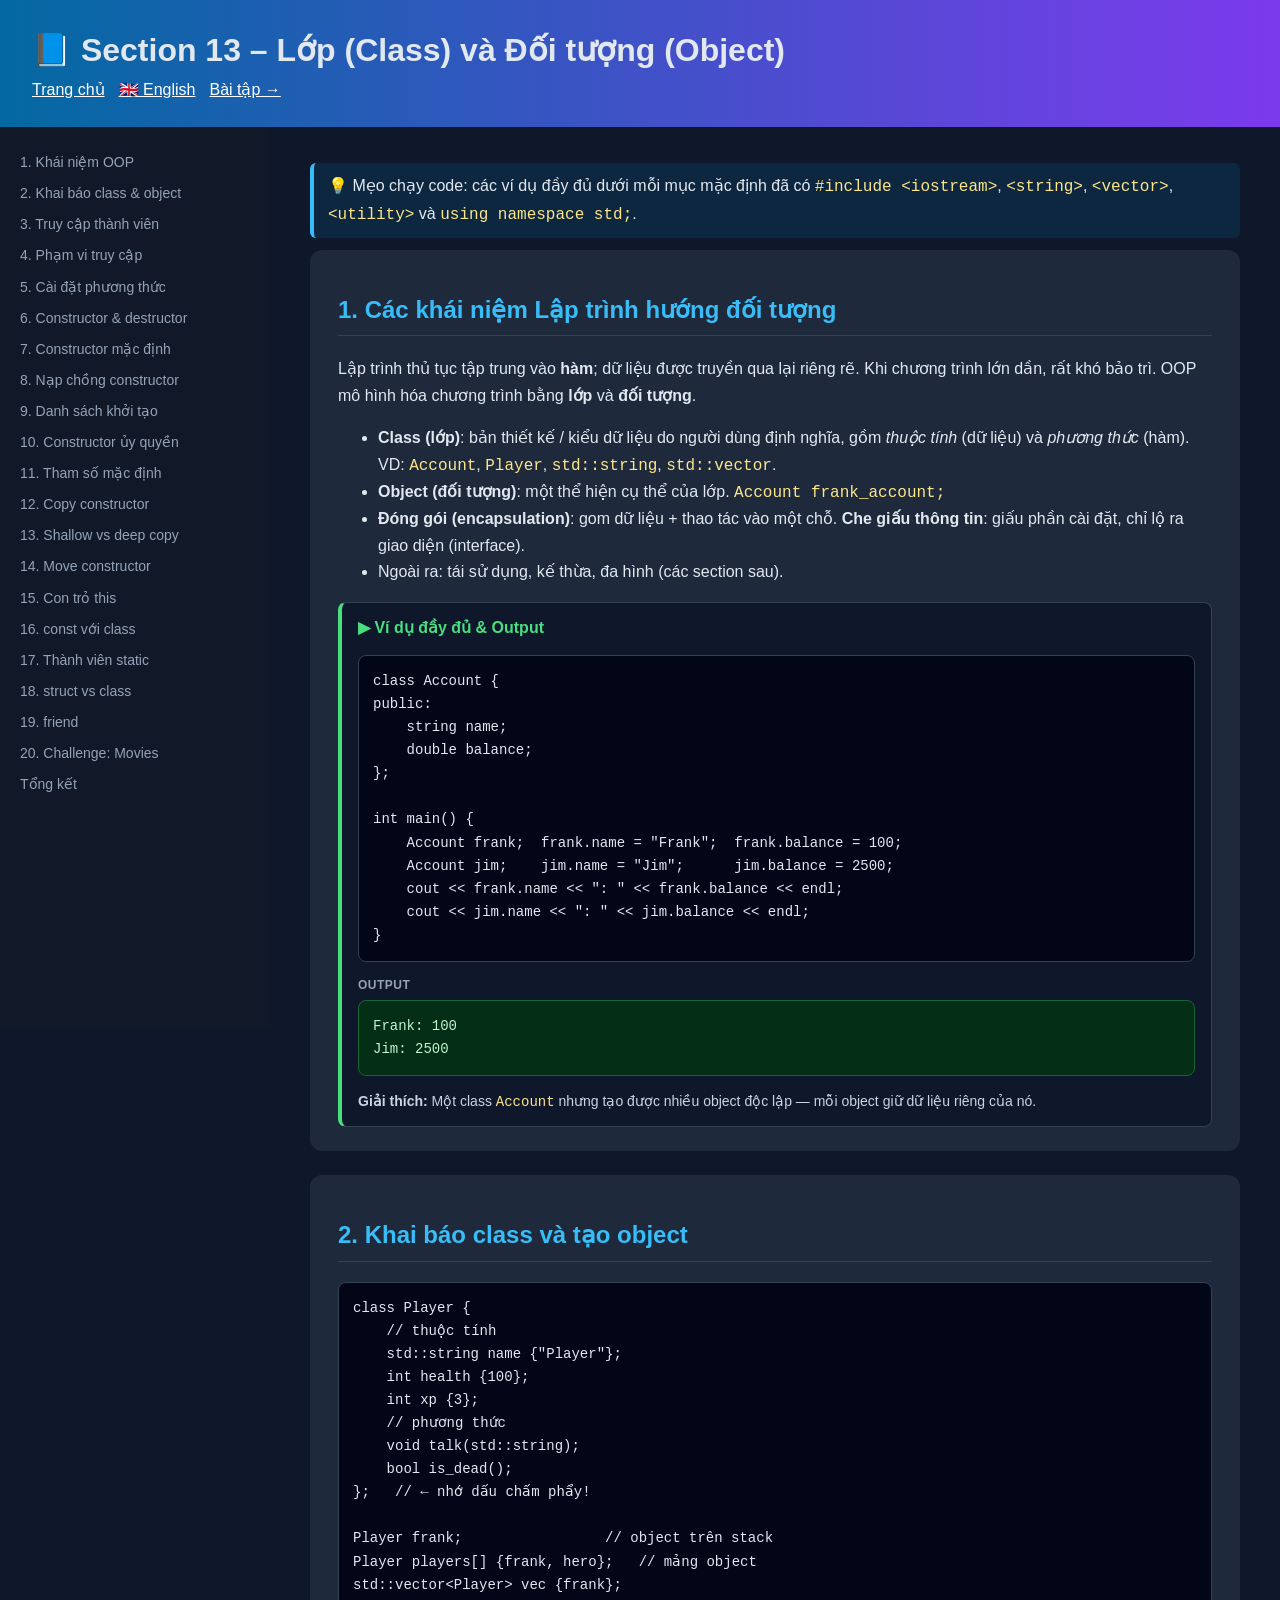
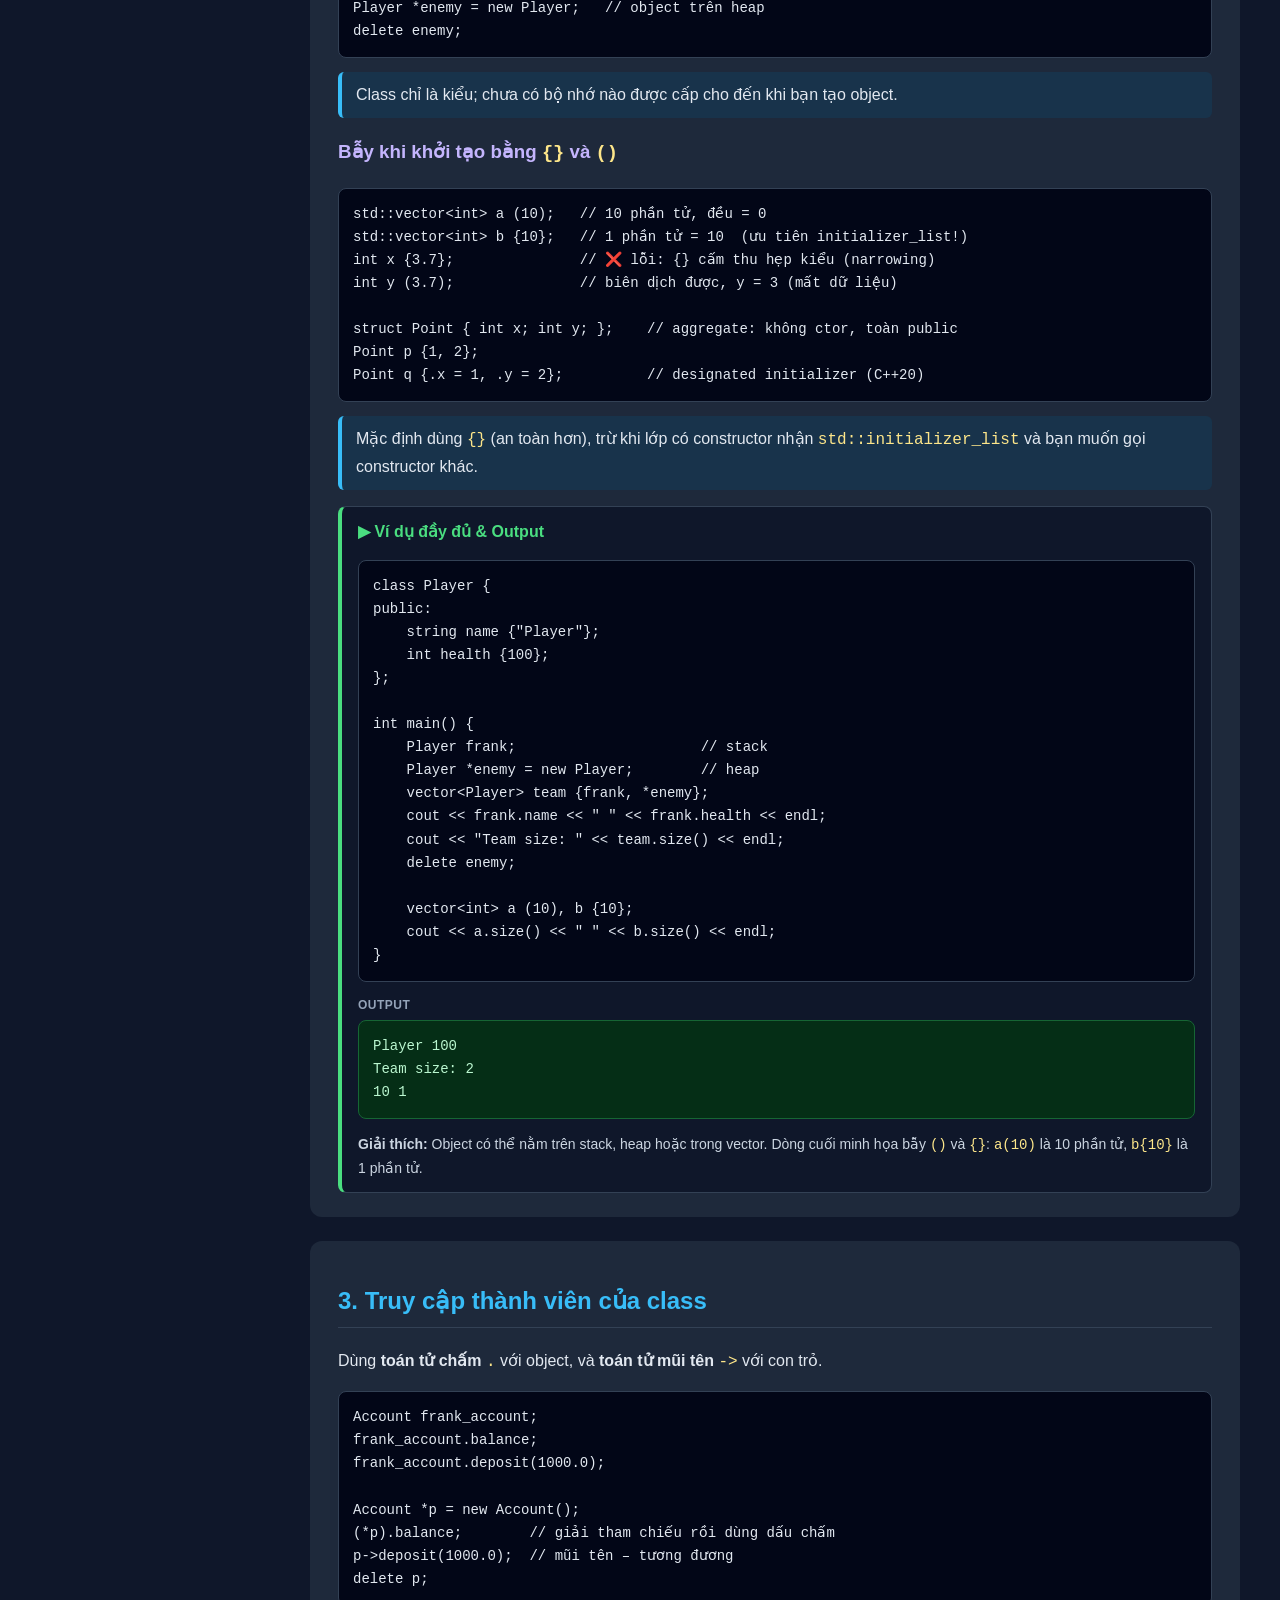
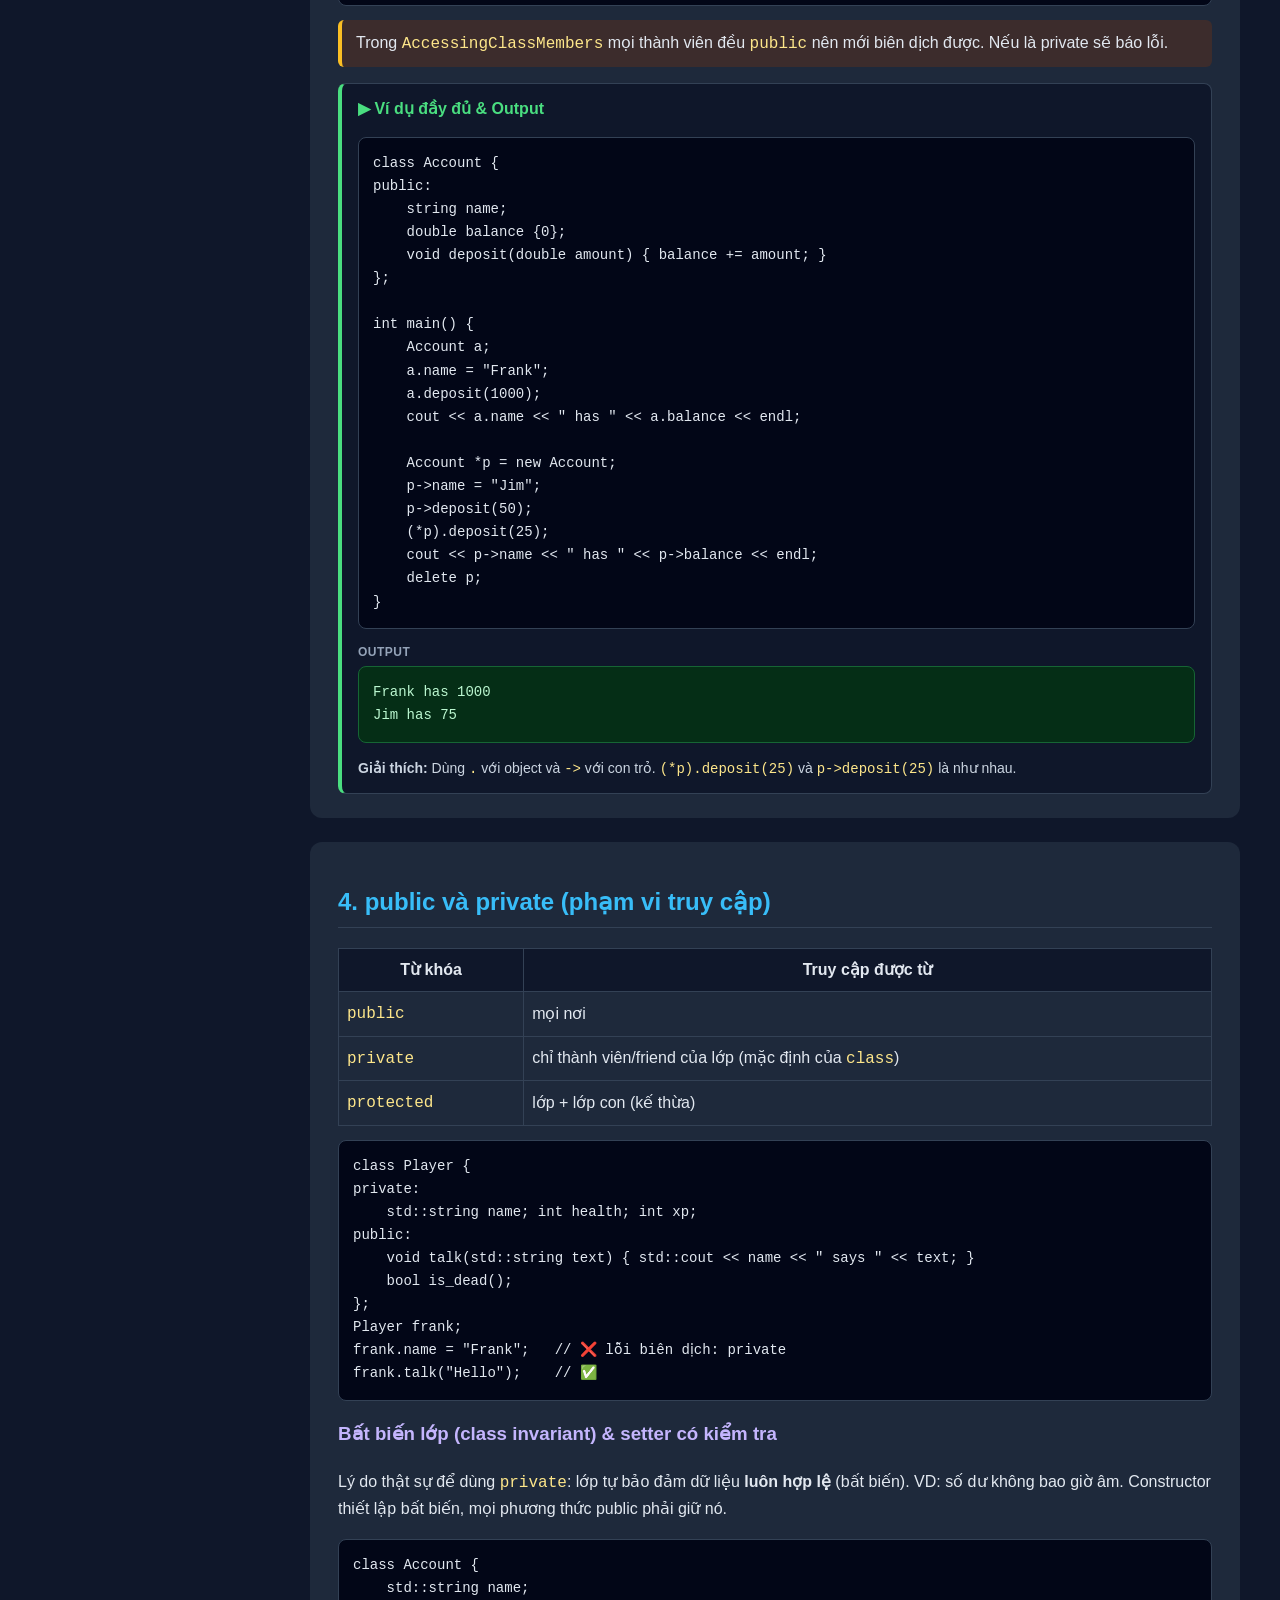
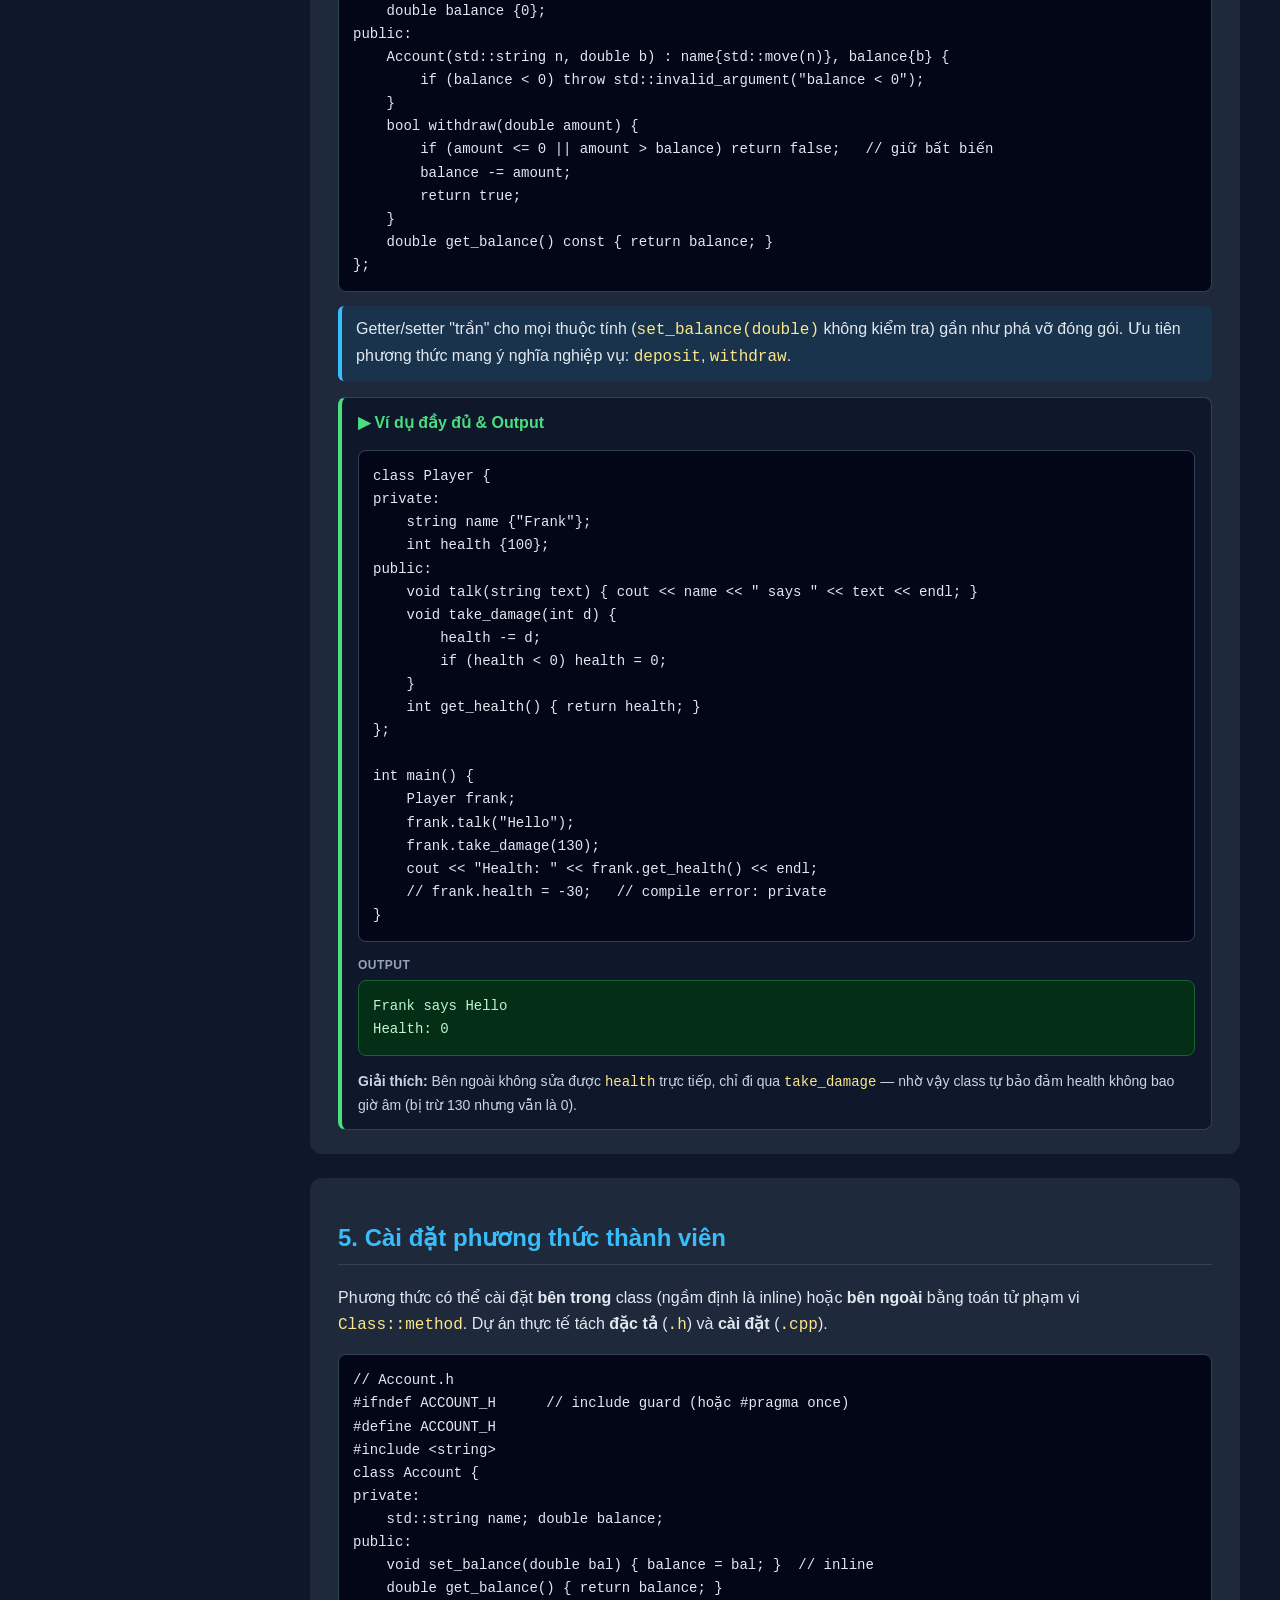
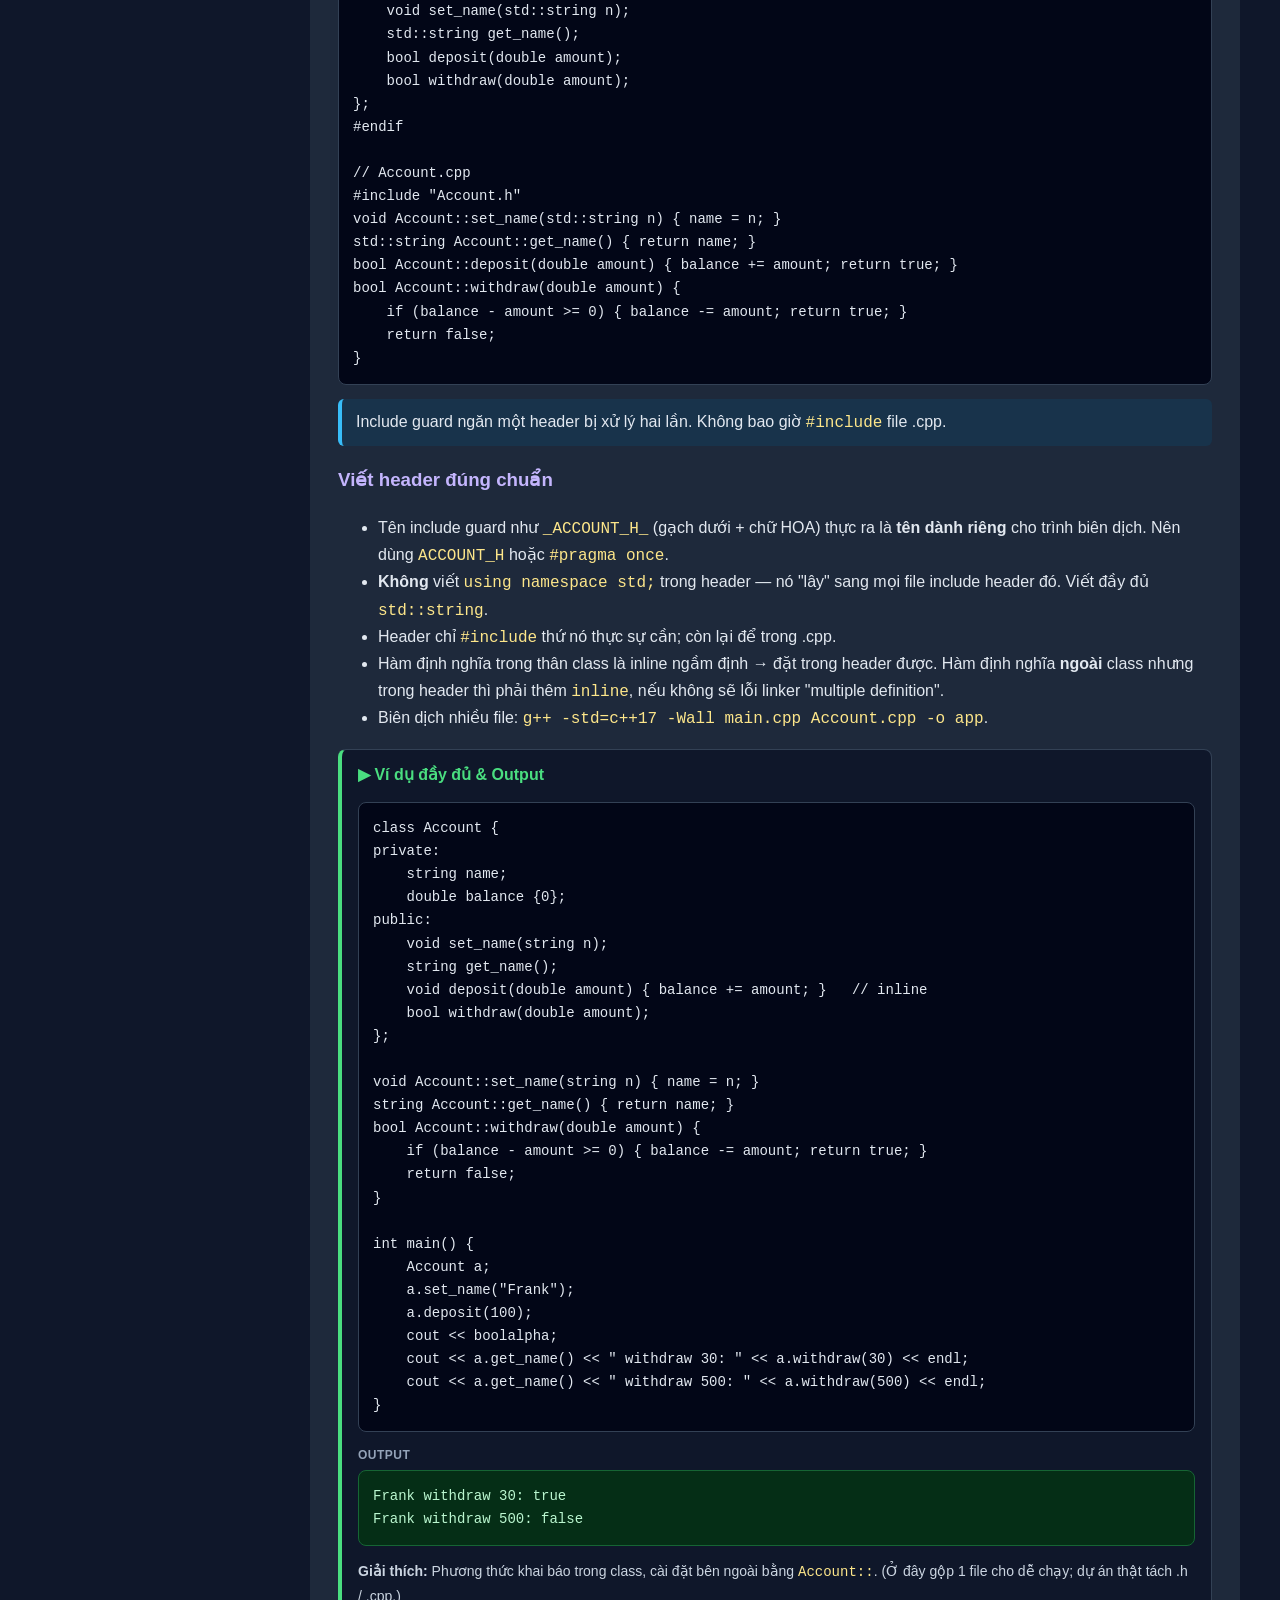
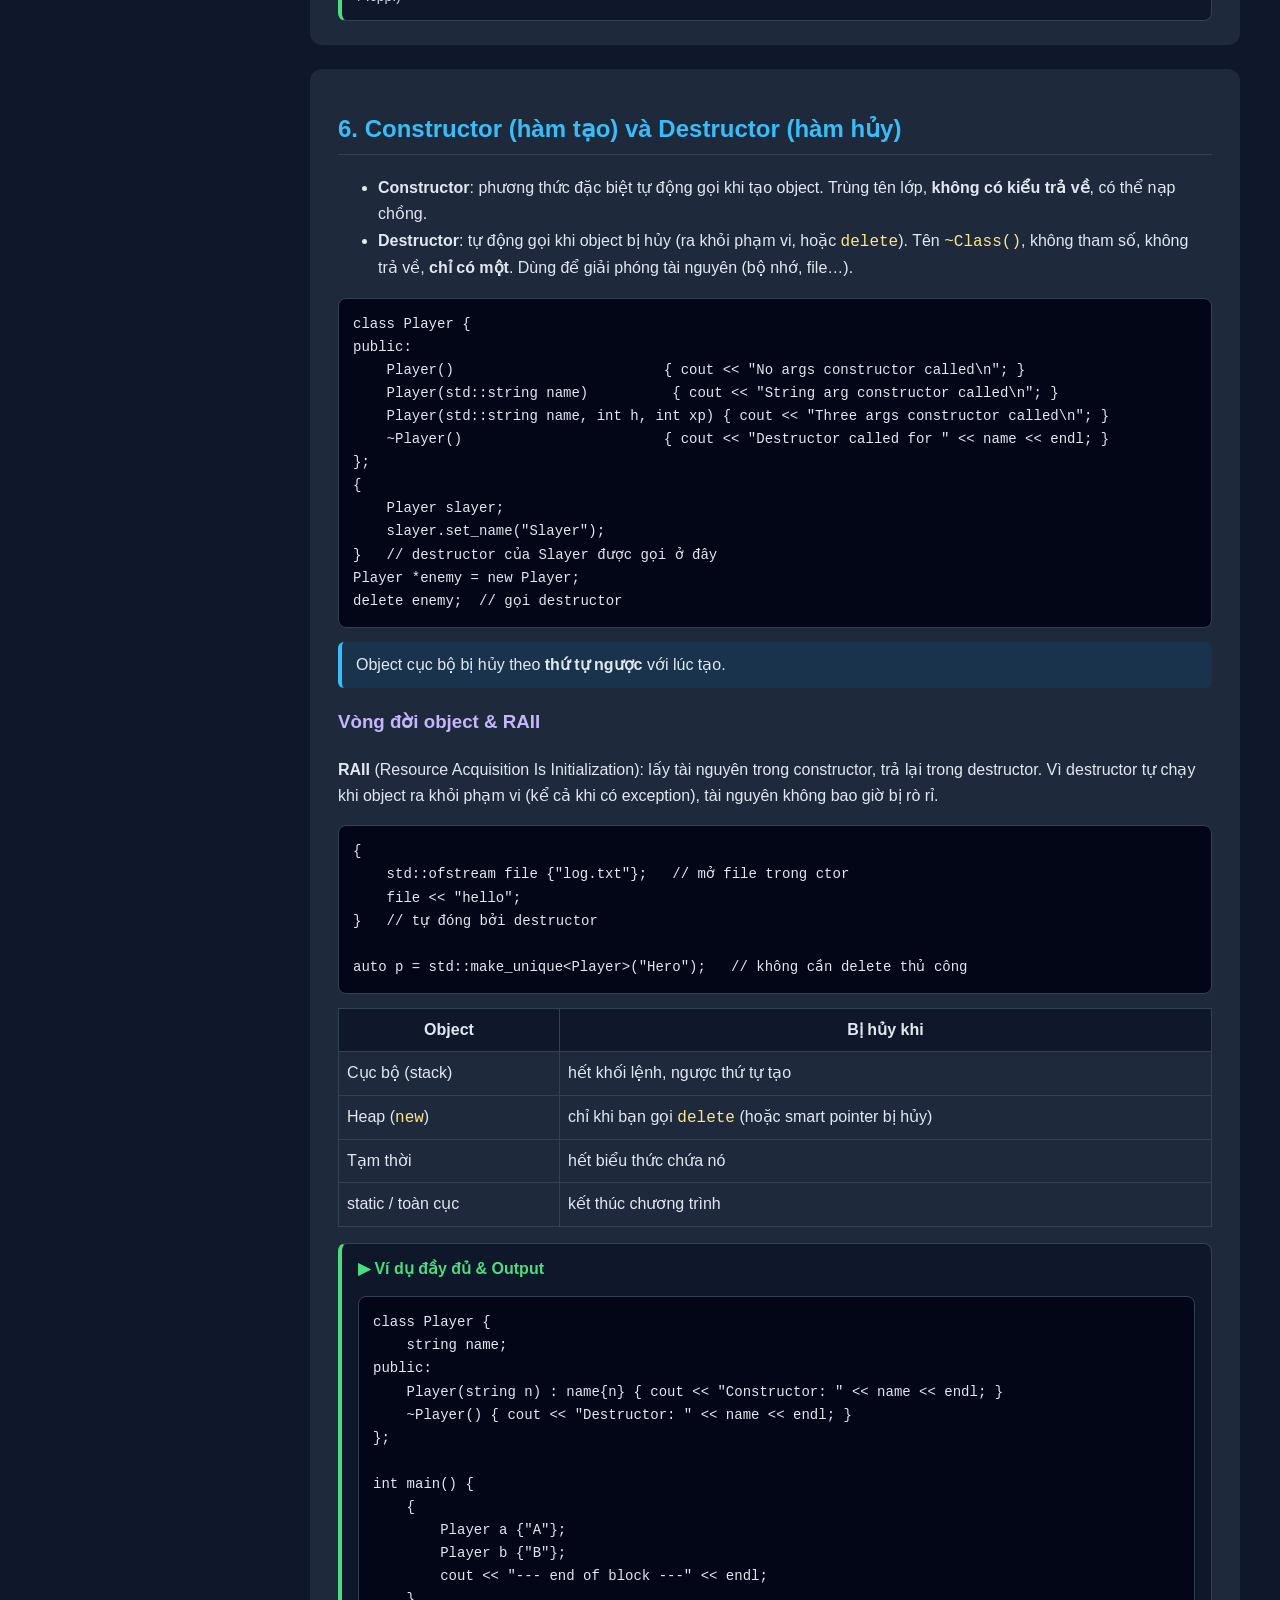
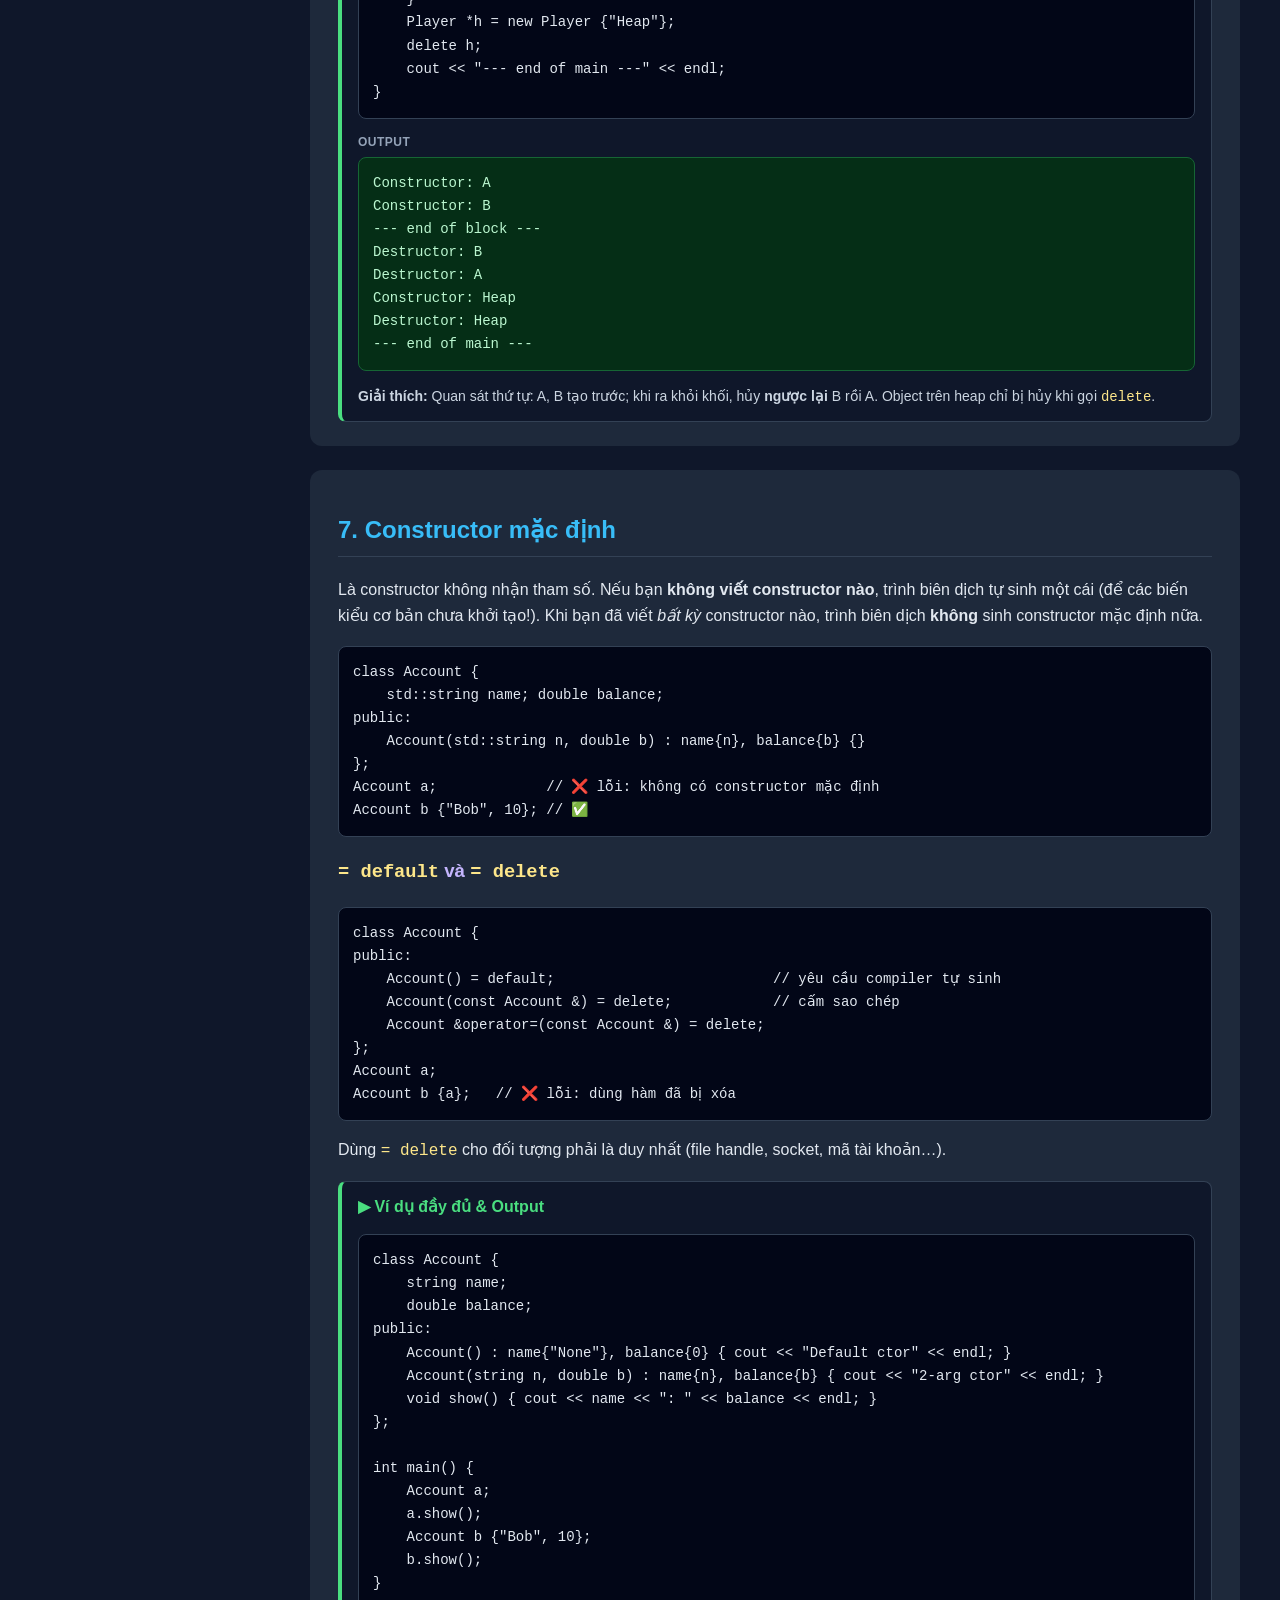
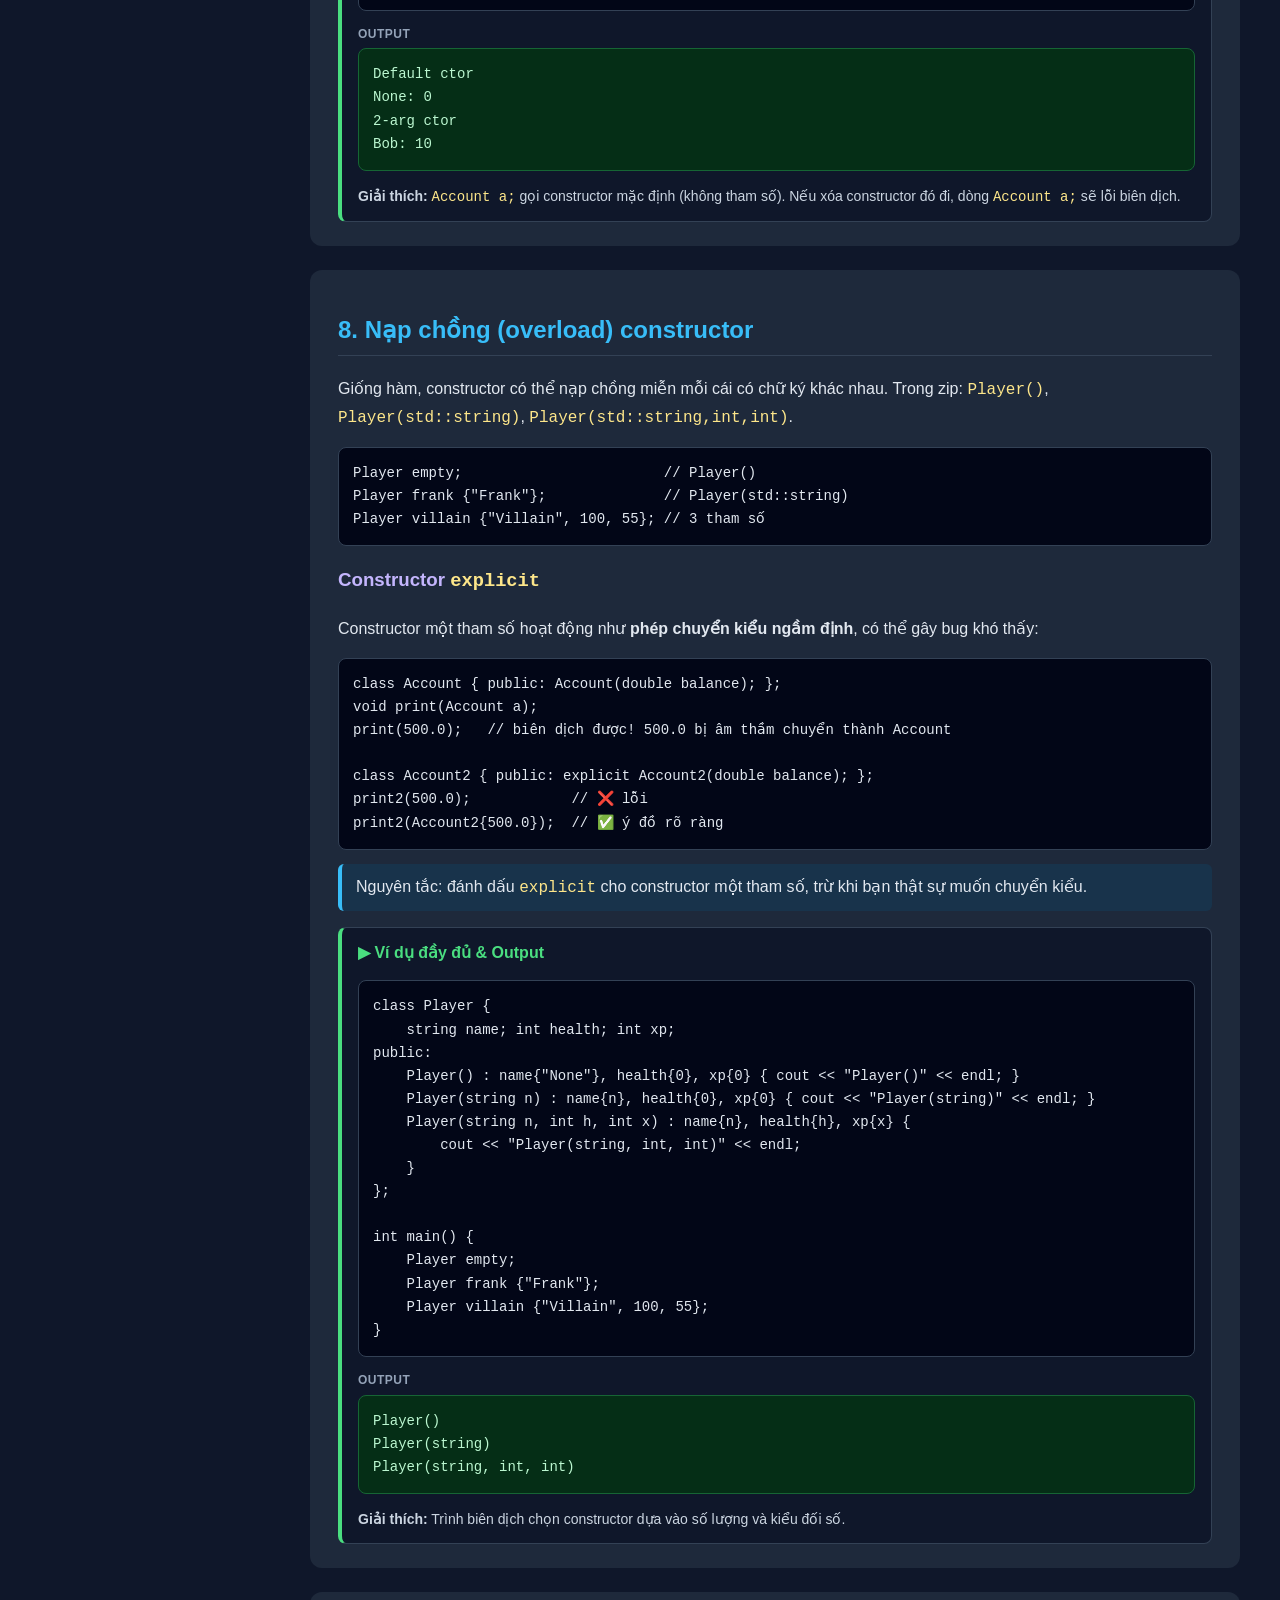
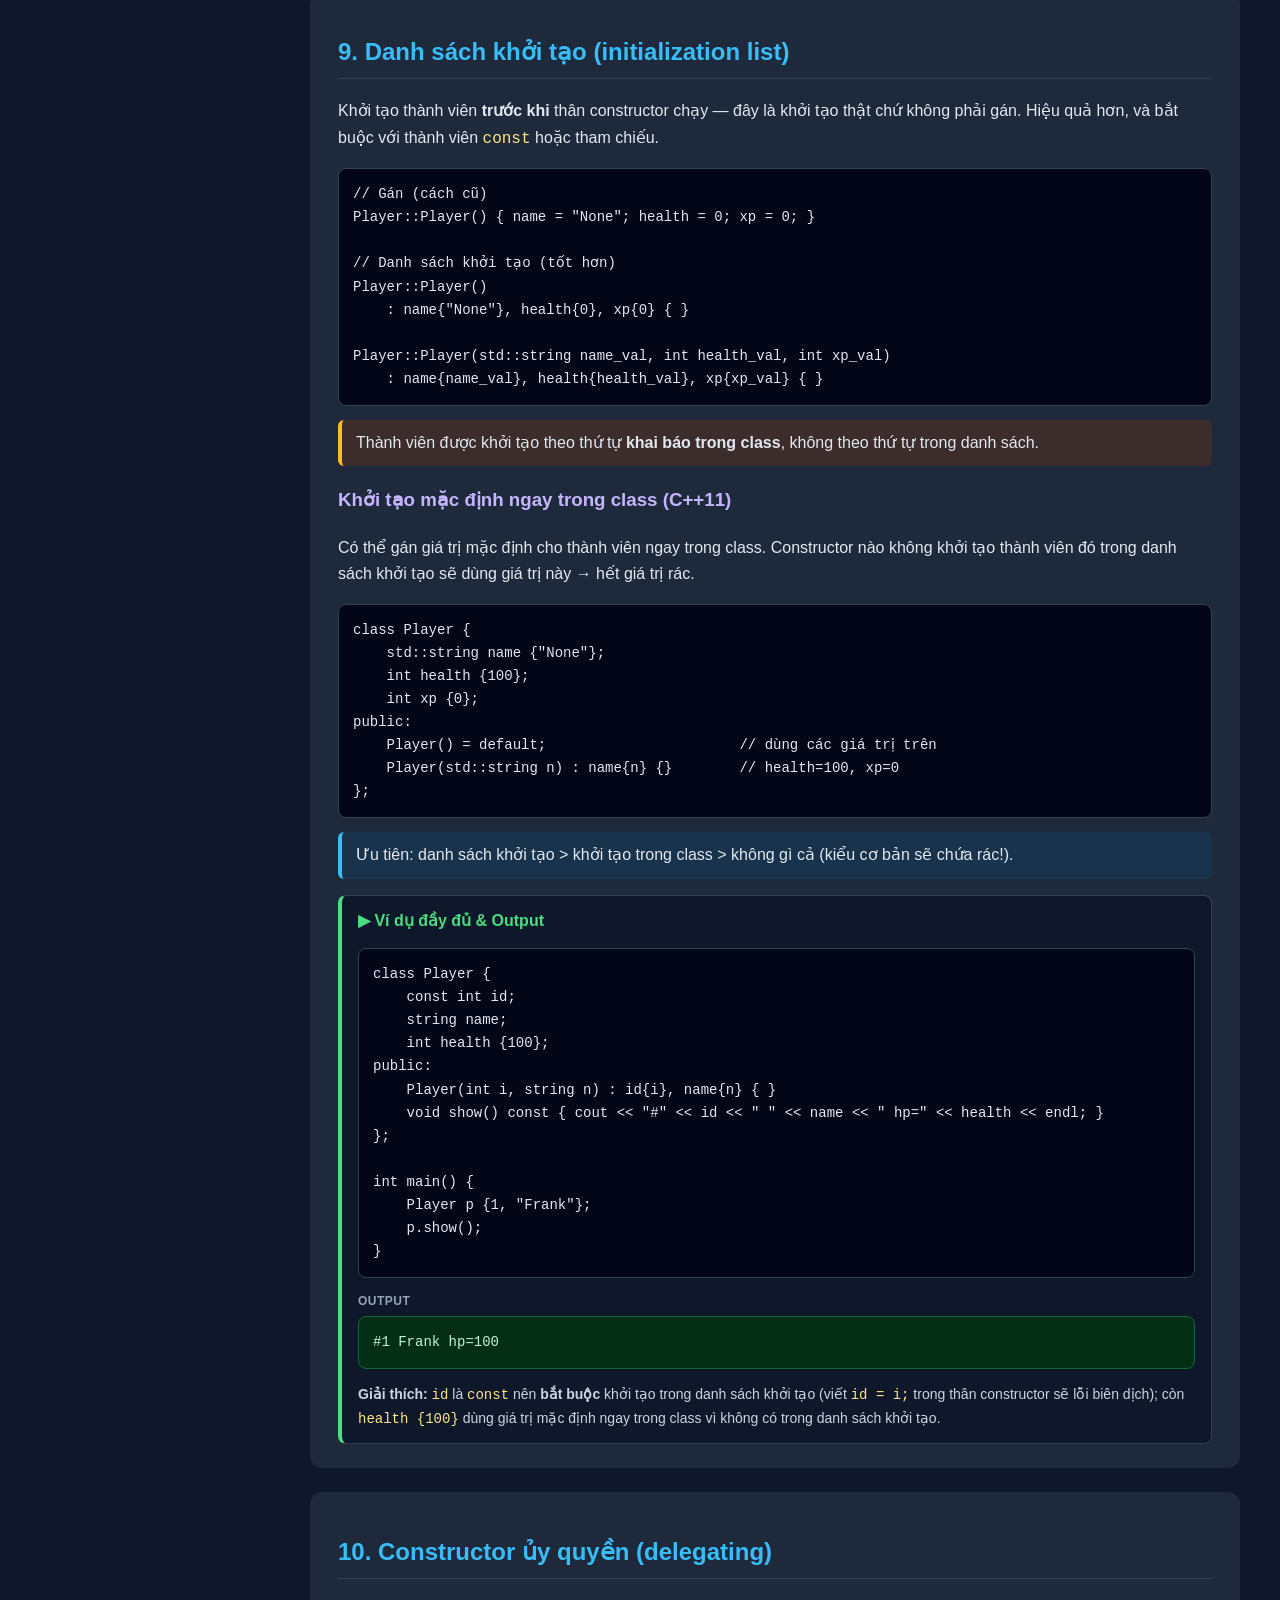
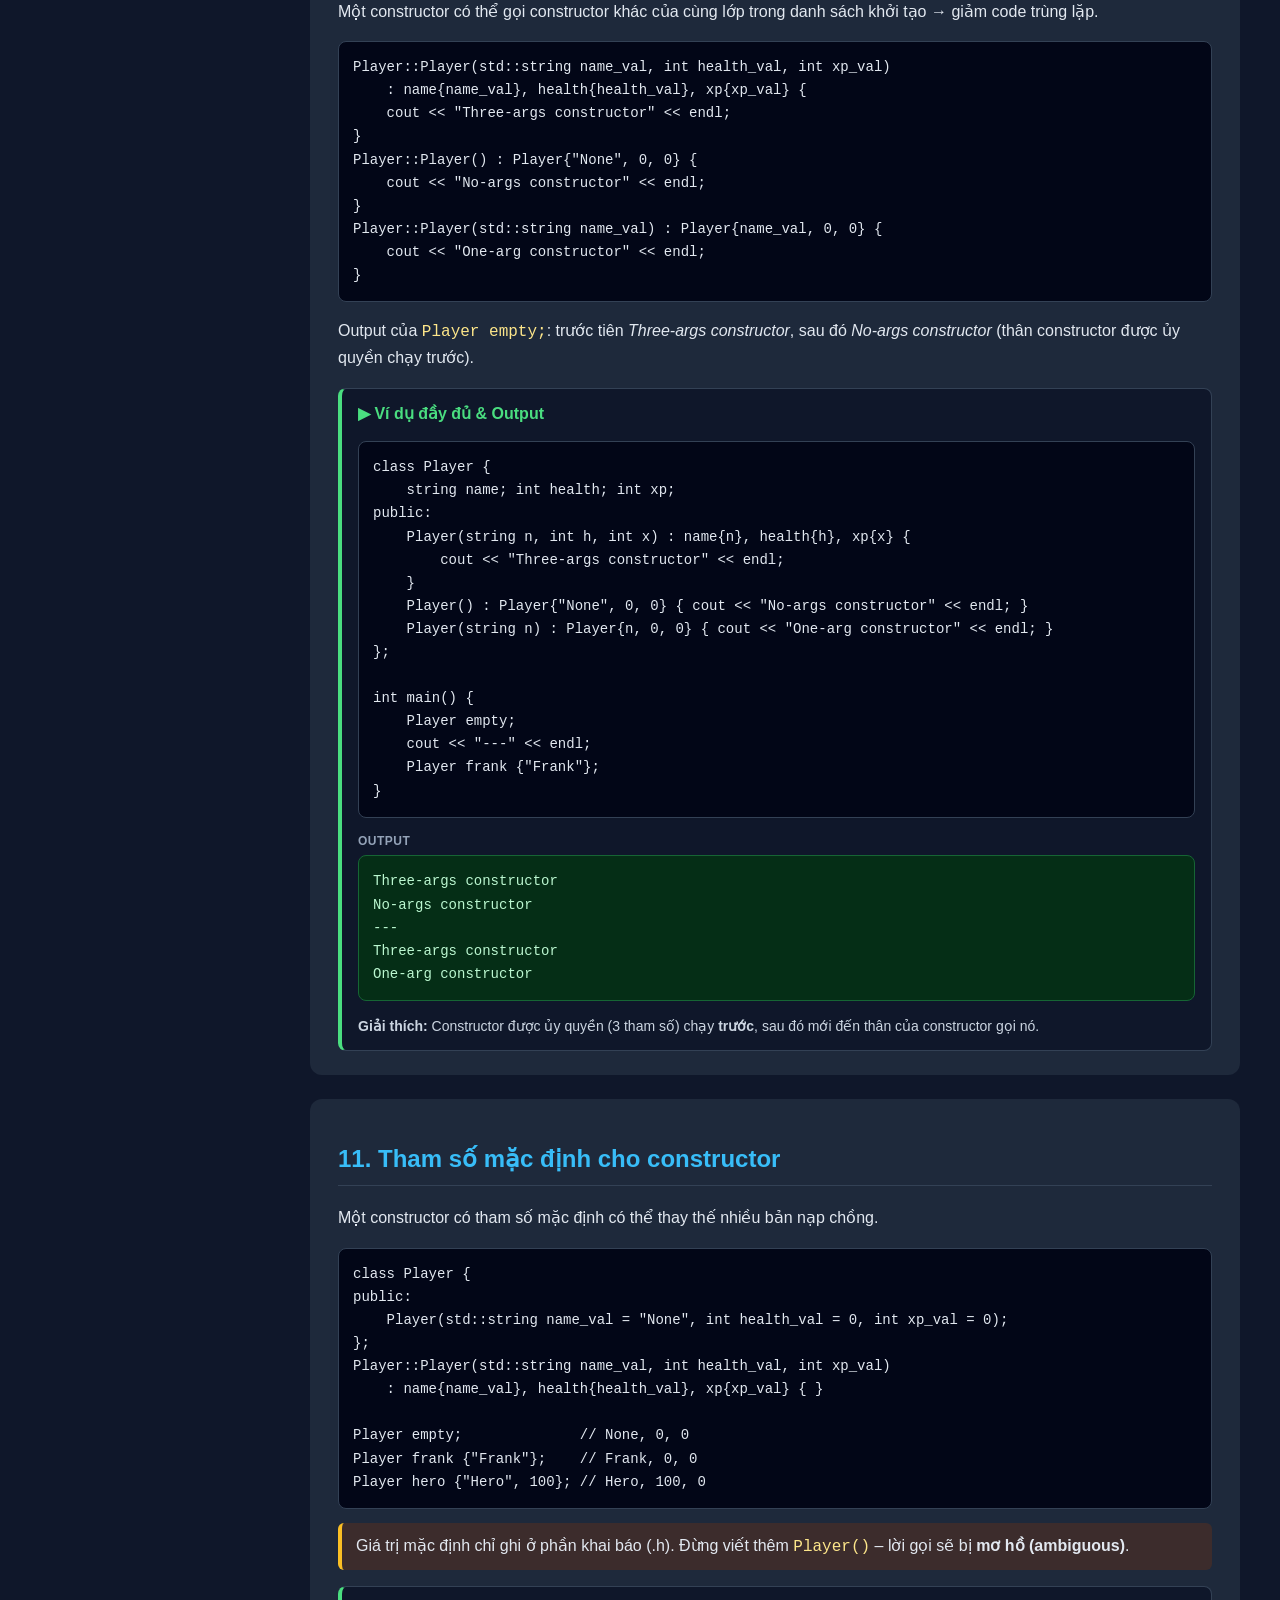
<file: 13 - OOP class and objects/lesson_vi.html>
<!DOCTYPE html><html lang="vi"><head><meta charset="utf-8"><title>Section 13 Bài học (VI)</title><link rel="stylesheet" href="style.css"></head>
<body><header><h1>📘 Section 13 – Lớp (Class) và Đối tượng (Object)</h1><a href="index.html">Trang chủ</a><a href="lesson_en.html">🇬🇧 English</a><a href="exercises_vi.html">Bài tập →</a></header>
<div class="wrap"><nav>
<a href="#t1">1. Khái niệm OOP</a><a href="#t2">2. Khai báo class & object</a><a href="#t3">3. Truy cập thành viên</a><a href="#t4">4. Phạm vi truy cập</a><a href="#t5">5. Cài đặt phương thức</a><a href="#t6">6. Constructor & destructor</a><a href="#t7">7. Constructor mặc định</a><a href="#t8">8. Nạp chồng constructor</a><a href="#t9">9. Danh sách khởi tạo</a><a href="#t10">10. Constructor ủy quyền</a><a href="#t11">11. Tham số mặc định</a><a href="#t12">12. Copy constructor</a><a href="#t13">13. Shallow vs deep copy</a><a href="#t14">14. Move constructor</a><a href="#t15">15. Con trỏ this</a><a href="#t16">16. const với class</a><a href="#t17">17. Thành viên static</a><a href="#t18">18. struct vs class</a><a href="#t19">19. friend</a><a href="#t20">20. Challenge: Movies</a><a href="#sum">Tổng kết</a>
</nav><main>
<div class="note">💡 Mẹo chạy code: các ví dụ đầy đủ dưới mỗi mục mặc định đã có <code>#include &lt;iostream&gt;</code>, <code>&lt;string&gt;</code>, <code>&lt;vector&gt;</code>, <code>&lt;utility&gt;</code> và <code>using namespace std;</code>.</div>

<section id="t1"><h2>1. Các khái niệm Lập trình hướng đối tượng</h2>
<p>Lập trình thủ tục tập trung vào <b>hàm</b>; dữ liệu được truyền qua lại riêng rẽ. Khi chương trình lớn dần, rất khó bảo trì. OOP mô hình hóa chương trình bằng <b>lớp</b> và <b>đối tượng</b>.</p>
<ul><li><b>Class (lớp)</b>: bản thiết kế / kiểu dữ liệu do người dùng định nghĩa, gồm <i>thuộc tính</i> (dữ liệu) và <i>phương thức</i> (hàm). VD: <code>Account</code>, <code>Player</code>, <code>std::string</code>, <code>std::vector</code>.</li>
<li><b>Object (đối tượng)</b>: một thể hiện cụ thể của lớp. <code>Account frank_account;</code></li>
<li><b>Đóng gói (encapsulation)</b>: gom dữ liệu + thao tác vào một chỗ. <b>Che giấu thông tin</b>: giấu phần cài đặt, chỉ lộ ra giao diện (interface).</li>
<li>Ngoài ra: tái sử dụng, kế thừa, đa hình (các section sau).</li></ul>
<div class="ex">
<div class="ex-title">▶ Ví dụ đầy đủ &amp; Output</div>
<pre><code>class Account {
public:
    string name;
    double balance;
};

int main() {
    Account frank;  frank.name = "Frank";  frank.balance = 100;
    Account jim;    jim.name = "Jim";      jim.balance = 2500;
    cout &lt;&lt; frank.name &lt;&lt; ": " &lt;&lt; frank.balance &lt;&lt; endl;
    cout &lt;&lt; jim.name &lt;&lt; ": " &lt;&lt; jim.balance &lt;&lt; endl;
}</code></pre>
<div class="out-lbl">Output</div>
<pre class="out">Frank: 100
Jim: 2500</pre>
<p class="ex-why"><b>Giải thích:</b> Một class <code>Account</code> nhưng tạo được nhiều object độc lập — mỗi object giữ dữ liệu riêng của nó.</p>
</div></section>

<section id="t2"><h2>2. Khai báo class và tạo object</h2>
<pre><code>class Player {
    // thuộc tính
    std::string name {"Player"};
    int health {100};
    int xp {3};
    // phương thức
    void talk(std::string);
    bool is_dead();
};   // ← nhớ dấu chấm phẩy!

Player frank;                 // object trên stack
Player players[] {frank, hero};   // mảng object
std::vector&lt;Player&gt; vec {frank};
Player *enemy = new Player;   // object trên heap
delete enemy;</code></pre>
<div class="note">Class chỉ là kiểu; chưa có bộ nhớ nào được cấp cho đến khi bạn tạo object.</div>
<h3>Bẫy khi khởi tạo bằng <code>{}</code> và <code>()</code></h3>
<pre><code>std::vector&lt;int&gt; a (10);   // 10 phần tử, đều = 0
std::vector&lt;int&gt; b {10};   // 1 phần tử = 10  (ưu tiên initializer_list!)
int x {3.7};               // ❌ lỗi: {} cấm thu hẹp kiểu (narrowing)
int y (3.7);               // biên dịch được, y = 3 (mất dữ liệu)

struct Point { int x; int y; };    // aggregate: không ctor, toàn public
Point p {1, 2};
Point q {.x = 1, .y = 2};          // designated initializer (C++20)</code></pre>
<div class="note">Mặc định dùng <code>{}</code> (an toàn hơn), trừ khi lớp có constructor nhận <code>std::initializer_list</code> và bạn muốn gọi constructor khác.</div>
<div class="ex">
<div class="ex-title">▶ Ví dụ đầy đủ &amp; Output</div>
<pre><code>class Player {
public:
    string name {"Player"};
    int health {100};
};

int main() {
    Player frank;                      // stack
    Player *enemy = new Player;        // heap
    vector&lt;Player&gt; team {frank, *enemy};
    cout &lt;&lt; frank.name &lt;&lt; " " &lt;&lt; frank.health &lt;&lt; endl;
    cout &lt;&lt; "Team size: " &lt;&lt; team.size() &lt;&lt; endl;
    delete enemy;

    vector&lt;int&gt; a (10), b {10};
    cout &lt;&lt; a.size() &lt;&lt; " " &lt;&lt; b.size() &lt;&lt; endl;
}</code></pre>
<div class="out-lbl">Output</div>
<pre class="out">Player 100
Team size: 2
10 1</pre>
<p class="ex-why"><b>Giải thích:</b> Object có thể nằm trên stack, heap hoặc trong vector. Dòng cuối minh họa bẫy <code>()</code> và <code>{}</code>: <code>a(10)</code> là 10 phần tử, <code>b{10}</code> là 1 phần tử.</p>
</div></section>

<section id="t3"><h2>3. Truy cập thành viên của class</h2>
<p>Dùng <b>toán tử chấm</b> <code>.</code> với object, và <b>toán tử mũi tên</b> <code>-&gt;</code> với con trỏ.</p>
<pre><code>Account frank_account;
frank_account.balance;
frank_account.deposit(1000.0);

Account *p = new Account();
(*p).balance;        // giải tham chiếu rồi dùng dấu chấm
p-&gt;deposit(1000.0);  // mũi tên – tương đương
delete p;</code></pre>
<div class="warn">Trong <code>AccessingClassMembers</code> mọi thành viên đều <code>public</code> nên mới biên dịch được. Nếu là private sẽ báo lỗi.</div>
<div class="ex">
<div class="ex-title">▶ Ví dụ đầy đủ &amp; Output</div>
<pre><code>class Account {
public:
    string name;
    double balance {0};
    void deposit(double amount) { balance += amount; }
};

int main() {
    Account a;
    a.name = "Frank";
    a.deposit(1000);
    cout &lt;&lt; a.name &lt;&lt; " has " &lt;&lt; a.balance &lt;&lt; endl;

    Account *p = new Account;
    p-&gt;name = "Jim";
    p-&gt;deposit(50);
    (*p).deposit(25);
    cout &lt;&lt; p-&gt;name &lt;&lt; " has " &lt;&lt; p-&gt;balance &lt;&lt; endl;
    delete p;
}</code></pre>
<div class="out-lbl">Output</div>
<pre class="out">Frank has 1000
Jim has 75</pre>
<p class="ex-why"><b>Giải thích:</b> Dùng <code>.</code> với object và <code>-&gt;</code> với con trỏ. <code>(*p).deposit(25)</code> và <code>p-&gt;deposit(25)</code> là như nhau.</p>
</div></section>

<section id="t4"><h2>4. public và private (phạm vi truy cập)</h2>
<table><tr><th>Từ khóa</th><th>Truy cập được từ</th></tr>
<tr><td><code>public</code></td><td>mọi nơi</td></tr>
<tr><td><code>private</code></td><td>chỉ thành viên/friend của lớp (mặc định của <code>class</code>)</td></tr>
<tr><td><code>protected</code></td><td>lớp + lớp con (kế thừa)</td></tr></table>
<pre><code>class Player {
private:
    std::string name; int health; int xp;
public:
    void talk(std::string text) { std::cout &lt;&lt; name &lt;&lt; " says " &lt;&lt; text; }
    bool is_dead();
};
Player frank;
frank.name = "Frank";   // ❌ lỗi biên dịch: private
frank.talk("Hello");    // ✅</code></pre>
<h3>Bất biến lớp (class invariant) &amp; setter có kiểm tra</h3>
<p>Lý do thật sự để dùng <code>private</code>: lớp tự bảo đảm dữ liệu <b>luôn hợp lệ</b> (bất biến). VD: số dư không bao giờ âm. Constructor thiết lập bất biến, mọi phương thức public phải giữ nó.</p>
<pre><code>class Account {
    std::string name;
    double balance {0};
public:
    Account(std::string n, double b) : name{std::move(n)}, balance{b} {
        if (balance &lt; 0) throw std::invalid_argument("balance &lt; 0");
    }
    bool withdraw(double amount) {
        if (amount &lt;= 0 || amount &gt; balance) return false;   // giữ bất biến
        balance -= amount;
        return true;
    }
    double get_balance() const { return balance; }
};</code></pre>
<div class="note">Getter/setter "trần" cho mọi thuộc tính (<code>set_balance(double)</code> không kiểm tra) gần như phá vỡ đóng gói. Ưu tiên phương thức mang ý nghĩa nghiệp vụ: <code>deposit</code>, <code>withdraw</code>.</div>
<div class="ex">
<div class="ex-title">▶ Ví dụ đầy đủ &amp; Output</div>
<pre><code>class Player {
private:
    string name {"Frank"};
    int health {100};
public:
    void talk(string text) { cout &lt;&lt; name &lt;&lt; " says " &lt;&lt; text &lt;&lt; endl; }
    void take_damage(int d) {
        health -= d;
        if (health &lt; 0) health = 0;
    }
    int get_health() { return health; }
};

int main() {
    Player frank;
    frank.talk("Hello");
    frank.take_damage(130);
    cout &lt;&lt; "Health: " &lt;&lt; frank.get_health() &lt;&lt; endl;
    // frank.health = -30;   // compile error: private
}</code></pre>
<div class="out-lbl">Output</div>
<pre class="out">Frank says Hello
Health: 0</pre>
<p class="ex-why"><b>Giải thích:</b> Bên ngoài không sửa được <code>health</code> trực tiếp, chỉ đi qua <code>take_damage</code> — nhờ vậy class tự bảo đảm health không bao giờ âm (bị trừ 130 nhưng vẫn là 0).</p>
</div></section>

<section id="t5"><h2>5. Cài đặt phương thức thành viên</h2>
<p>Phương thức có thể cài đặt <b>bên trong</b> class (ngầm định là inline) hoặc <b>bên ngoài</b> bằng toán tử phạm vi <code>Class::method</code>. Dự án thực tế tách <b>đặc tả</b> (<code>.h</code>) và <b>cài đặt</b> (<code>.cpp</code>).</p>
<pre><code>// Account.h
#ifndef ACCOUNT_H      // include guard (hoặc #pragma once)
#define ACCOUNT_H
#include &lt;string&gt;
class Account {
private:
    std::string name; double balance;
public:
    void set_balance(double bal) { balance = bal; }  // inline
    double get_balance() { return balance; }
    void set_name(std::string n);
    std::string get_name();
    bool deposit(double amount);
    bool withdraw(double amount);
};
#endif

// Account.cpp
#include "Account.h"
void Account::set_name(std::string n) { name = n; }
std::string Account::get_name() { return name; }
bool Account::deposit(double amount) { balance += amount; return true; }
bool Account::withdraw(double amount) {
    if (balance - amount &gt;= 0) { balance -= amount; return true; }
    return false;
}</code></pre>
<div class="note">Include guard ngăn một header bị xử lý hai lần. Không bao giờ <code>#include</code> file .cpp.</div>
<h3>Viết header đúng chuẩn</h3>
<ul>
<li>Tên include guard như <code>_ACCOUNT_H_</code> (gạch dưới + chữ HOA) thực ra là <b>tên dành riêng</b> cho trình biên dịch. Nên dùng <code>ACCOUNT_H</code> hoặc <code>#pragma once</code>.</li>
<li><b>Không</b> viết <code>using namespace std;</code> trong header — nó "lây" sang mọi file include header đó. Viết đầy đủ <code>std::string</code>.</li>
<li>Header chỉ <code>#include</code> thứ nó thực sự cần; còn lại để trong .cpp.</li>
<li>Hàm định nghĩa trong thân class là inline ngầm định → đặt trong header được. Hàm định nghĩa <b>ngoài</b> class nhưng trong header thì phải thêm <code>inline</code>, nếu không sẽ lỗi linker "multiple definition".</li>
<li>Biên dịch nhiều file: <code>g++ -std=c++17 -Wall main.cpp Account.cpp -o app</code>.</li>
</ul>
<div class="ex">
<div class="ex-title">▶ Ví dụ đầy đủ &amp; Output</div>
<pre><code>class Account {
private:
    string name;
    double balance {0};
public:
    void set_name(string n);
    string get_name();
    void deposit(double amount) { balance += amount; }   // inline
    bool withdraw(double amount);
};

void Account::set_name(string n) { name = n; }
string Account::get_name() { return name; }
bool Account::withdraw(double amount) {
    if (balance - amount &gt;= 0) { balance -= amount; return true; }
    return false;
}

int main() {
    Account a;
    a.set_name("Frank");
    a.deposit(100);
    cout &lt;&lt; boolalpha;
    cout &lt;&lt; a.get_name() &lt;&lt; " withdraw 30: " &lt;&lt; a.withdraw(30) &lt;&lt; endl;
    cout &lt;&lt; a.get_name() &lt;&lt; " withdraw 500: " &lt;&lt; a.withdraw(500) &lt;&lt; endl;
}</code></pre>
<div class="out-lbl">Output</div>
<pre class="out">Frank withdraw 30: true
Frank withdraw 500: false</pre>
<p class="ex-why"><b>Giải thích:</b> Phương thức khai báo trong class, cài đặt bên ngoài bằng <code>Account::</code>. (Ở đây gộp 1 file cho dễ chạy; dự án thật tách .h / .cpp.)</p>
</div></section>

<section id="t6"><h2>6. Constructor (hàm tạo) và Destructor (hàm hủy)</h2>
<ul><li><b>Constructor</b>: phương thức đặc biệt tự động gọi khi tạo object. Trùng tên lớp, <b>không có kiểu trả về</b>, có thể nạp chồng.</li>
<li><b>Destructor</b>: tự động gọi khi object bị hủy (ra khỏi phạm vi, hoặc <code>delete</code>). Tên <code>~Class()</code>, không tham số, không trả về, <b>chỉ có một</b>. Dùng để giải phóng tài nguyên (bộ nhớ, file…).</li></ul>
<pre><code>class Player {
public:
    Player()                         { cout &lt;&lt; "No args constructor called\n"; }
    Player(std::string name)          { cout &lt;&lt; "String arg constructor called\n"; }
    Player(std::string name, int h, int xp) { cout &lt;&lt; "Three args constructor called\n"; }
    ~Player()                        { cout &lt;&lt; "Destructor called for " &lt;&lt; name &lt;&lt; endl; }
};
{
    Player slayer;
    slayer.set_name("Slayer");
}   // destructor của Slayer được gọi ở đây
Player *enemy = new Player;
delete enemy;  // gọi destructor</code></pre>
<div class="note">Object cục bộ bị hủy theo <b>thứ tự ngược</b> với lúc tạo.</div>
<h3>Vòng đời object & RAII</h3>
<p><b>RAII</b> (Resource Acquisition Is Initialization): lấy tài nguyên trong constructor, trả lại trong destructor. Vì destructor tự chạy khi object ra khỏi phạm vi (kể cả khi có exception), tài nguyên không bao giờ bị rò rỉ.</p>
<pre><code>{
    std::ofstream file {"log.txt"};   // mở file trong ctor
    file &lt;&lt; "hello";
}   // tự đóng bởi destructor

auto p = std::make_unique&lt;Player&gt;("Hero");   // không cần delete thủ công</code></pre>
<table><tr><th>Object</th><th>Bị hủy khi</th></tr>
<tr><td>Cục bộ (stack)</td><td>hết khối lệnh, ngược thứ tự tạo</td></tr>
<tr><td>Heap (<code>new</code>)</td><td>chỉ khi bạn gọi <code>delete</code> (hoặc smart pointer bị hủy)</td></tr>
<tr><td>Tạm thời</td><td>hết biểu thức chứa nó</td></tr>
<tr><td>static / toàn cục</td><td>kết thúc chương trình</td></tr></table>
<div class="ex">
<div class="ex-title">▶ Ví dụ đầy đủ &amp; Output</div>
<pre><code>class Player {
    string name;
public:
    Player(string n) : name{n} { cout &lt;&lt; "Constructor: " &lt;&lt; name &lt;&lt; endl; }
    ~Player() { cout &lt;&lt; "Destructor: " &lt;&lt; name &lt;&lt; endl; }
};

int main() {
    {
        Player a {"A"};
        Player b {"B"};
        cout &lt;&lt; "--- end of block ---" &lt;&lt; endl;
    }
    Player *h = new Player {"Heap"};
    delete h;
    cout &lt;&lt; "--- end of main ---" &lt;&lt; endl;
}</code></pre>
<div class="out-lbl">Output</div>
<pre class="out">Constructor: A
Constructor: B
--- end of block ---
Destructor: B
Destructor: A
Constructor: Heap
Destructor: Heap
--- end of main ---</pre>
<p class="ex-why"><b>Giải thích:</b> Quan sát thứ tự: A, B tạo trước; khi ra khỏi khối, hủy <b>ngược lại</b> B rồi A. Object trên heap chỉ bị hủy khi gọi <code>delete</code>.</p>
</div></section>

<section id="t7"><h2>7. Constructor mặc định</h2>
<p>Là constructor không nhận tham số. Nếu bạn <b>không viết constructor nào</b>, trình biên dịch tự sinh một cái (để các biến kiểu cơ bản chưa khởi tạo!). Khi bạn đã viết <i>bất kỳ</i> constructor nào, trình biên dịch <b>không</b> sinh constructor mặc định nữa.</p>
<pre><code>class Account {
    std::string name; double balance;
public:
    Account(std::string n, double b) : name{n}, balance{b} {}
};
Account a;             // ❌ lỗi: không có constructor mặc định
Account b {"Bob", 10}; // ✅</code></pre>
<h3><code>= default</code> và <code>= delete</code></h3>
<pre><code>class Account {
public:
    Account() = default;                          // yêu cầu compiler tự sinh
    Account(const Account &amp;) = delete;            // cấm sao chép
    Account &amp;operator=(const Account &amp;) = delete;
};
Account a;
Account b {a};   // ❌ lỗi: dùng hàm đã bị xóa</code></pre>
<p>Dùng <code>= delete</code> cho đối tượng phải là duy nhất (file handle, socket, mã tài khoản…).</p>
<div class="ex">
<div class="ex-title">▶ Ví dụ đầy đủ &amp; Output</div>
<pre><code>class Account {
    string name;
    double balance;
public:
    Account() : name{"None"}, balance{0} { cout &lt;&lt; "Default ctor" &lt;&lt; endl; }
    Account(string n, double b) : name{n}, balance{b} { cout &lt;&lt; "2-arg ctor" &lt;&lt; endl; }
    void show() { cout &lt;&lt; name &lt;&lt; ": " &lt;&lt; balance &lt;&lt; endl; }
};

int main() {
    Account a;
    a.show();
    Account b {"Bob", 10};
    b.show();
}</code></pre>
<div class="out-lbl">Output</div>
<pre class="out">Default ctor
None: 0
2-arg ctor
Bob: 10</pre>
<p class="ex-why"><b>Giải thích:</b> <code>Account a;</code> gọi constructor mặc định (không tham số). Nếu xóa constructor đó đi, dòng <code>Account a;</code> sẽ lỗi biên dịch.</p>
</div></section>

<section id="t8"><h2>8. Nạp chồng (overload) constructor</h2>
<p>Giống hàm, constructor có thể nạp chồng miễn mỗi cái có chữ ký khác nhau. Trong zip: <code>Player()</code>, <code>Player(std::string)</code>, <code>Player(std::string,int,int)</code>.</p>
<pre><code>Player empty;                        // Player()
Player frank {"Frank"};              // Player(std::string)
Player villain {"Villain", 100, 55}; // 3 tham số</code></pre>
<h3>Constructor <code>explicit</code></h3>
<p>Constructor một tham số hoạt động như <b>phép chuyển kiểu ngầm định</b>, có thể gây bug khó thấy:</p>
<pre><code>class Account { public: Account(double balance); };
void print(Account a);
print(500.0);   // biên dịch được! 500.0 bị âm thầm chuyển thành Account

class Account2 { public: explicit Account2(double balance); };
print2(500.0);            // ❌ lỗi
print2(Account2{500.0});  // ✅ ý đồ rõ ràng</code></pre>
<div class="note">Nguyên tắc: đánh dấu <code>explicit</code> cho constructor một tham số, trừ khi bạn thật sự muốn chuyển kiểu.</div>
<div class="ex">
<div class="ex-title">▶ Ví dụ đầy đủ &amp; Output</div>
<pre><code>class Player {
    string name; int health; int xp;
public:
    Player() : name{"None"}, health{0}, xp{0} { cout &lt;&lt; "Player()" &lt;&lt; endl; }
    Player(string n) : name{n}, health{0}, xp{0} { cout &lt;&lt; "Player(string)" &lt;&lt; endl; }
    Player(string n, int h, int x) : name{n}, health{h}, xp{x} {
        cout &lt;&lt; "Player(string, int, int)" &lt;&lt; endl;
    }
};

int main() {
    Player empty;
    Player frank {"Frank"};
    Player villain {"Villain", 100, 55};
}</code></pre>
<div class="out-lbl">Output</div>
<pre class="out">Player()
Player(string)
Player(string, int, int)</pre>
<p class="ex-why"><b>Giải thích:</b> Trình biên dịch chọn constructor dựa vào số lượng và kiểu đối số.</p>
</div></section>

<section id="t9"><h2>9. Danh sách khởi tạo (initialization list)</h2>
<p>Khởi tạo thành viên <b>trước khi</b> thân constructor chạy — đây là khởi tạo thật chứ không phải gán. Hiệu quả hơn, và bắt buộc với thành viên <code>const</code> hoặc tham chiếu.</p>
<pre><code>// Gán (cách cũ)
Player::Player() { name = "None"; health = 0; xp = 0; }

// Danh sách khởi tạo (tốt hơn)
Player::Player()
    : name{"None"}, health{0}, xp{0} { }

Player::Player(std::string name_val, int health_val, int xp_val)
    : name{name_val}, health{health_val}, xp{xp_val} { }</code></pre>
<div class="warn">Thành viên được khởi tạo theo thứ tự <b>khai báo trong class</b>, không theo thứ tự trong danh sách.</div>
<h3>Khởi tạo mặc định ngay trong class (C++11)</h3>
<p>Có thể gán giá trị mặc định cho thành viên ngay trong class. Constructor nào không khởi tạo thành viên đó trong danh sách khởi tạo sẽ dùng giá trị này → hết giá trị rác.</p>
<pre><code>class Player {
    std::string name {"None"};
    int health {100};
    int xp {0};
public:
    Player() = default;                       // dùng các giá trị trên
    Player(std::string n) : name{n} {}        // health=100, xp=0
};</code></pre>
<div class="note">Ưu tiên: danh sách khởi tạo &gt; khởi tạo trong class &gt; không gì cả (kiểu cơ bản sẽ chứa rác!).</div>
<div class="ex">
<div class="ex-title">▶ Ví dụ đầy đủ &amp; Output</div>
<pre><code>class Player {
    const int id;
    string name;
    int health {100};
public:
    Player(int i, string n) : id{i}, name{n} { }
    void show() const { cout &lt;&lt; "#" &lt;&lt; id &lt;&lt; " " &lt;&lt; name &lt;&lt; " hp=" &lt;&lt; health &lt;&lt; endl; }
};

int main() {
    Player p {1, "Frank"};
    p.show();
}</code></pre>
<div class="out-lbl">Output</div>
<pre class="out">#1 Frank hp=100</pre>
<p class="ex-why"><b>Giải thích:</b> <code>id</code> là <code>const</code> nên <b>bắt buộc</b> khởi tạo trong danh sách khởi tạo (viết <code>id = i;</code> trong thân constructor sẽ lỗi biên dịch); còn <code>health {100}</code> dùng giá trị mặc định ngay trong class vì không có trong danh sách khởi tạo.</p>
</div></section>

<section id="t10"><h2>10. Constructor ủy quyền (delegating)</h2>
<p>Một constructor có thể gọi constructor khác của cùng lớp trong danh sách khởi tạo → giảm code trùng lặp.</p>
<pre><code>Player::Player(std::string name_val, int health_val, int xp_val)
    : name{name_val}, health{health_val}, xp{xp_val} {
    cout &lt;&lt; "Three-args constructor" &lt;&lt; endl;
}
Player::Player() : Player{"None", 0, 0} {
    cout &lt;&lt; "No-args constructor" &lt;&lt; endl;
}
Player::Player(std::string name_val) : Player{name_val, 0, 0} {
    cout &lt;&lt; "One-arg constructor" &lt;&lt; endl;
}</code></pre>
<p>Output của <code>Player empty;</code>: trước tiên <i>Three-args constructor</i>, sau đó <i>No-args constructor</i> (thân constructor được ủy quyền chạy trước).</p>
<div class="ex">
<div class="ex-title">▶ Ví dụ đầy đủ &amp; Output</div>
<pre><code>class Player {
    string name; int health; int xp;
public:
    Player(string n, int h, int x) : name{n}, health{h}, xp{x} {
        cout &lt;&lt; "Three-args constructor" &lt;&lt; endl;
    }
    Player() : Player{"None", 0, 0} { cout &lt;&lt; "No-args constructor" &lt;&lt; endl; }
    Player(string n) : Player{n, 0, 0} { cout &lt;&lt; "One-arg constructor" &lt;&lt; endl; }
};

int main() {
    Player empty;
    cout &lt;&lt; "---" &lt;&lt; endl;
    Player frank {"Frank"};
}</code></pre>
<div class="out-lbl">Output</div>
<pre class="out">Three-args constructor
No-args constructor
---
Three-args constructor
One-arg constructor</pre>
<p class="ex-why"><b>Giải thích:</b> Constructor được ủy quyền (3 tham số) chạy <b>trước</b>, sau đó mới đến thân của constructor gọi nó.</p>
</div></section>

<section id="t11"><h2>11. Tham số mặc định cho constructor</h2>
<p>Một constructor có tham số mặc định có thể thay thế nhiều bản nạp chồng.</p>
<pre><code>class Player {
public:
    Player(std::string name_val = "None", int health_val = 0, int xp_val = 0);
};
Player::Player(std::string name_val, int health_val, int xp_val)
    : name{name_val}, health{health_val}, xp{xp_val} { }

Player empty;              // None, 0, 0
Player frank {"Frank"};    // Frank, 0, 0
Player hero {"Hero", 100}; // Hero, 100, 0</code></pre>
<div class="warn">Giá trị mặc định chỉ ghi ở phần khai báo (.h). Đừng viết thêm <code>Player()</code> – lời gọi sẽ bị <b>mơ hồ (ambiguous)</b>.</div>
<div class="ex">
<div class="ex-title">▶ Ví dụ đầy đủ &amp; Output</div>
<pre><code>class Player {
    string name; int health; int xp;
public:
    Player(string n = "None", int h = 0, int x = 0) : name{n}, health{h}, xp{x} { }
    void show() const { cout &lt;&lt; name &lt;&lt; " " &lt;&lt; health &lt;&lt; " " &lt;&lt; xp &lt;&lt; endl; }
};

int main() {
    Player a;                       a.show();
    Player b {"Frank"};             b.show();
    Player c {"Hero", 100};         c.show();
    Player d {"Villain", 100, 55};  d.show();
}</code></pre>
<div class="out-lbl">Output</div>
<pre class="out">None 0 0
Frank 0 0
Hero 100 0
Villain 100 55</pre>
<p class="ex-why"><b>Giải thích:</b> Chỉ <b>một</b> constructor nhưng gọi được với 0, 1, 2 hoặc 3 đối số; tham số thiếu lấy giá trị mặc định.</p>
</div></section>

<section id="t12"><h2>12. Copy constructor (hàm tạo sao chép)</h2>
<p>Được gọi khi một object được tạo ra như bản sao của object cùng kiểu:</p>
<ul><li>truyền object <b>theo giá trị</b> vào hàm</li><li>trả về object theo giá trị</li><li>tạo object từ object khác: <code>Player b {a};</code></li></ul>
<p>Nếu bạn không viết, trình biên dịch tự sinh bản <b>sao chép từng thành viên</b>. Chữ ký: <code>Type(const Type &amp;source);</code></p>
<pre><code>Player::Player(const Player &amp;source)
    : name{source.name}, health{source.health}, xp{source.xp} {
    cout &lt;&lt; "Copy constructor - made copy of: " &lt;&lt; source.name &lt;&lt; endl;
}
// hoặc ủy quyền:
Player::Player(const Player &amp;source)
    : Player{source.name, source.health, source.xp} { }

void display_player(Player p) { ... }   // p là bản sao!
Player empty {"XXXXXX", 100, 50};
Player my_new_object {empty};   // copy ctor
display_player(empty);          // copy ctor</code></pre>
<div class="note">Truyền bằng <code>const &amp;</code> khi không cần bản sao để tránh chi phí này.</div>
<h3>Toán tử gán copy vs copy constructor</h3>
<p>Copy constructor tạo object <b>mới</b>. Toán tử gán ghi đè lên object <b>đã tồn tại</b>. Cả hai đều được tự sinh mặc định (sao chép nông!).</p>
<pre><code>Deep a {100};
Deep b {a};    // copy CONSTRUCTOR (b mới tạo)
Deep c {5};
c = a;         // toán tử GÁN copy (c đã tồn tại)

Deep &amp;Deep::operator=(const Deep &amp;rhs) {
    if (this == &amp;rhs) return *this;   // kiểm tra tự gán
    delete data;                       // giải phóng tài nguyên cũ
    data = new int{*rhs.data};         // sao chép sâu
    return *this;
}
Deep &amp;Deep::operator=(Deep &amp;&amp;rhs) noexcept {   // gán di chuyển
    if (this == &amp;rhs) return *this;
    delete data;
    data = rhs.data;
    rhs.data = nullptr;
    return *this;
}</code></pre>
<p>Sẽ học kỹ ở Section 14 (Nạp chồng toán tử).</p>
<div class="ex">
<div class="ex-title">▶ Ví dụ đầy đủ &amp; Output</div>
<pre><code>class Player {
    string name;
public:
    Player(string n) : name{n} { }
    Player(const Player &amp;src) : name{src.name} { cout &lt;&lt; "Copy ctor: " &lt;&lt; name &lt;&lt; endl; }
    string get_name() const { return name; }
};

void by_value(Player p)      { cout &lt;&lt; "by_value: " &lt;&lt; p.get_name() &lt;&lt; endl; }
void by_ref(const Player &amp;p) { cout &lt;&lt; "by_ref: " &lt;&lt; p.get_name() &lt;&lt; endl; }

int main() {
    Player a {"Frank"};
    Player b {a};
    by_value(a);
    by_ref(a);
}</code></pre>
<div class="out-lbl">Output</div>
<pre class="out">Copy ctor: Frank
Copy ctor: Frank
by_value: Frank
by_ref: Frank</pre>
<p class="ex-why"><b>Giải thích:</b> Copy constructor chạy 2 lần: khi tạo <code>b</code> từ <code>a</code> và khi truyền theo giá trị. Truyền <code>const &amp;</code> thì <b>không</b> sao chép.</p>
</div></section>

<section id="t13"><h2>13. Shallow copy (sao chép nông) vs Deep copy (sao chép sâu)</h2>
<p>Khi lớp có thành viên là <b>con trỏ thô</b>, sao chép mặc định chỉ chép <i>địa chỉ</i>, không chép dữ liệu → hai object dùng chung một vùng nhớ heap.</p>
<pre><code>class Shallow {
    int *data;
public:
    Shallow(int d) { data = new int; *data = d; }
    Shallow(const Shallow &amp;source) : data{source.data} {   // NÔNG
        cout &lt;&lt; "Copy constructor - shallow copy\n";
    }
    ~Shallow() { delete data; cout &lt;&lt; "Destructor freeing data\n"; }
};
void display_shallow(Shallow s) { ... }   // s bị hủy khi hết hàm → xóa vùng nhớ chung!
Shallow obj1 {100};
display_shallow(obj1);   // obj1.data giờ là con trỏ treo (dangling)
Shallow obj2 {obj1};
obj2.set_data_value(1000);   // 💥 hành vi không xác định, delete 2 lần → crash</code></pre>
<p><b>Deep copy</b>: cấp phát vùng nhớ mới và chép <i>giá trị</i>.</p>
<pre><code>Deep::Deep(const Deep &amp;source) {
    data = new int;
    *data = *source.data;
}
// hoặc ủy quyền:
Deep::Deep(const Deep &amp;source) : Deep{*source.data} { }</code></pre>
<div class="note">Quy tắc ba (Rule of three): nếu cần destructor tự viết, bạn gần như chắc chắn cần copy constructor và copy assignment tự viết.</div>
<h3>Quy tắc 0 / 3 / 5</h3>
<table><tr><th>Quy tắc</th><th>Ý nghĩa</th></tr>
<tr><td><b>Rule of Three</b></td><td>Nếu tự viết một trong: destructor, copy ctor, copy assignment → viết cả ba.</td></tr>
<tr><td><b>Rule of Five</b> (C++11)</td><td>Thêm move ctor và move assignment.</td></tr>
<tr><td><b>Rule of Zero</b> ⭐</td><td>Tốt nhất: không tự quản lý tài nguyên thô. Dùng <code>std::string</code>, <code>std::vector</code>, <code>std::unique_ptr</code> → bản compiler sinh ra đã đúng, bạn không cần viết hàm nào trong năm hàm trên.</td></tr></table>
<pre><code>class IntArray {               // phiên bản Rule of Zero của ví dụ Deep/Move
    std::vector&lt;int&gt; data;     // copy = sâu, move = rẻ, không cần destructor
};</code></pre>
<div class="ex">
<div class="ex-title">▶ Ví dụ đầy đủ &amp; Output</div>
<pre><code>class Deep {
    int *data;
public:
    Deep(int d) : data{new int{d}} { }
    Deep(const Deep &amp;src) : data{new int{*src.data}} { cout &lt;&lt; "Deep copy" &lt;&lt; endl; }
    ~Deep() { delete data; }
    void set(int d) { *data = d; }
    int get() const { return *data; }
};

int main() {
    Deep a {100};
    Deep b {a};
    b.set(999);
    cout &lt;&lt; "a = " &lt;&lt; a.get() &lt;&lt; ", b = " &lt;&lt; b.get() &lt;&lt; endl;
}</code></pre>
<div class="out-lbl">Output</div>
<pre class="out">Deep copy
a = 100, b = 999</pre>
<p class="ex-why"><b>Giải thích:</b> Với deep copy, sửa <code>b</code> không ảnh hưởng <code>a</code>. Nếu là shallow copy, <code>a</code> cũng thành 999 và chương trình crash vì <code>delete</code> cùng vùng nhớ 2 lần.</p>
</div></section>

<section id="t14"><h2>14. Move constructor (hàm tạo di chuyển – C++11)</h2>
<p>Sao chép rất tốn kém với đối tượng tạm (r-value) như <code>Move{10}</code>. Move constructor <b>"cướp"</b> tài nguyên của đối tượng tạm thay vì sao chép.</p>
<ul><li>l-value: có tên/địa chỉ (<code>int x</code>). r-value: giá trị tạm (<code>10</code>, <code>Move{10}</code>, <code>x+y</code>).</li>
<li><code>int &amp;</code> = tham chiếu l-value; <code>int &amp;&amp;</code> = tham chiếu r-value.</li></ul>
<pre><code>Move::Move(Move &amp;&amp;source) noexcept
    : data{source.data} {        // lấy con trỏ
    source.data = nullptr;        // gán nullptr cho nguồn!
    cout &lt;&lt; "Move constructor - moving resource: " &lt;&lt; *data &lt;&lt; endl;
}
Move::~Move() {
    if (data != nullptr) cout &lt;&lt; "Destructor freeing data for: " &lt;&lt; *data &lt;&lt; endl;
    else cout &lt;&lt; "Destructor freeing data for nullptr" &lt;&lt; endl;
    delete data;   // delete nullptr là an toàn
}
vector&lt;Move&gt; vec;
vec.push_back(Move{10});   // dùng move ctor thay vì copy</code></pre>
<div class="warn">Luôn gán con trỏ nguồn = <code>nullptr</code>, nếu không destructor của đối tượng tạm sẽ giải phóng vùng nhớ vừa lấy. Đánh dấu <code>noexcept</code> để <code>std::vector</code> dùng nó khi mở rộng.</div>
<h3><code>std::move</code> – khi nào move constructor được gọi?</h3>
<p>Move ctor được chọn khi nguồn là <b>r-value</b>: đối tượng tạm, biến cục bộ được return, hoặc được ép kiểu bằng <code>std::move</code> (trong <code>&lt;utility&gt;</code>).</p>
<pre><code>Move a {10};
Move b {a};             // copy (a là l-value)
Move c {std::move(a)};  // move – a giờ "rỗng", đừng dùng giá trị của nó nữa!
vec.push_back(Move{20});    // move (đối tượng tạm)
vec.emplace_back(30);       // tạo trực tiếp trong vector – không copy, không move</code></pre>
<div class="warn"><code>std::move</code> tự nó không di chuyển gì; nó chỉ ép kiểu sang <code>T&amp;&amp;</code>. Ngoài ra compiler thường áp dụng <b>copy elision</b> (RVO) nên bạn có thể thấy ít dòng copy/move hơn dự đoán — điều đó bình thường.</div>
<div class="ex">
<div class="ex-title">▶ Ví dụ đầy đủ &amp; Output</div>
<pre><code>class Move {
    int *data;
public:
    Move(int d) : data{new int{d}} { cout &lt;&lt; "Ctor " &lt;&lt; d &lt;&lt; endl; }
    Move(const Move &amp;s) : data{new int{*s.data}} { cout &lt;&lt; "Copy " &lt;&lt; *data &lt;&lt; endl; }
    Move(Move &amp;&amp;s) noexcept : data{s.data} {
        s.data = nullptr;
        cout &lt;&lt; "Move " &lt;&lt; *data &lt;&lt; endl;
    }
    ~Move() {
        if (data) cout &lt;&lt; "Dtor " &lt;&lt; *data &lt;&lt; endl;
        else      cout &lt;&lt; "Dtor nullptr" &lt;&lt; endl;
        delete data;
    }
};

int main() {
    Move a {10};
    Move b {a};
    Move c {std::move(a)};
    cout &lt;&lt; "--- end ---" &lt;&lt; endl;
}</code></pre>
<div class="out-lbl">Output</div>
<pre class="out">Ctor 10
Copy 10
Move 10
--- end ---
Dtor 10
Dtor 10
Dtor nullptr</pre>
<p class="ex-why"><b>Giải thích:</b> <code>b{a}</code> sao chép (cấp phát mới), <code>c{std::move(a)}</code> chỉ "lấy" con trỏ của <code>a</code> nên <code>a</code> còn lại <code>nullptr</code>. Lúc hủy: c, b, a (ngược thứ tự).</p>
</div></section>

<section id="t15"><h2>15. Con trỏ <code>this</code></h2>
<p><code>this</code> là từ khóa: con trỏ trỏ tới object hiện tại, dùng trong phương thức thành viên. Công dụng: phân biệt thành viên với tham số trùng tên, truyền chính object, so sánh object.</p>
<pre><code>void Account::set_balance(double balance) {
    this-&gt;balance = balance;   // thành viên = tham số
}
int Player::compare(const Player &amp;other) {
    if (this == &amp;other) cout &lt;&lt; "The same object" &lt;&lt; endl;
}</code></pre>
<div class="ex">
<div class="ex-title">▶ Ví dụ đầy đủ &amp; Output</div>
<pre><code>class Account {
    double balance {0};
public:
    void set_balance(double balance) { this-&gt;balance = balance; }
    double get() const { return balance; }
    bool same(const Account &amp;o) const { return this == &amp;o; }
};

int main() {
    Account a, b;
    a.set_balance(500);
    cout &lt;&lt; a.get() &lt;&lt; endl;
    cout &lt;&lt; boolalpha &lt;&lt; a.same(a) &lt;&lt; " " &lt;&lt; a.same(b) &lt;&lt; endl;
}</code></pre>
<div class="out-lbl">Output</div>
<pre class="out">500
true false</pre>
<p class="ex-why"><b>Giải thích:</b> <code>this-&gt;balance</code> là thành viên, <code>balance</code> là tham số. <code>this == &amp;o</code> kiểm tra hai biến có phải cùng một object không.</p>
</div></section>

<section id="t16"><h2>16. Dùng <code>const</code> với class</h2>
<p>Object <code>const</code> chỉ gọi được <b>phương thức const</b> — phương thức cam kết không thay đổi object.</p>
<pre><code>class Player {
public:
    std::string get_name() const { return name; }   // đúng const
    void set_name(std::string n) { name = n; }
};
const Player villain {"Villain", 100, 55};
villain.set_name("Nice guy");    // ❌ lỗi
cout &lt;&lt; villain.get_name();      // ✅ vì get_name là const

void display_player_name(const Player &amp;p) {
    cout &lt;&lt; p.get_name() &lt;&lt; endl;   // cần phương thức const
}</code></pre>
<div class="note">Quy tắc: đánh dấu <code>const</code> cho mọi getter / phương thức không thay đổi trạng thái.</div>
<h3><code>mutable</code> và nạp chồng theo <code>const</code></h3>
<p><code>mutable</code> cho phép sửa một thành viên ngay cả trong phương thức const — dùng cho dữ liệu "phụ" không thuộc trạng thái logic (cache, bộ đếm, mutex).</p>
<pre><code>class Movie {
    std::string name;
    mutable int times_queried {0};
public:
    const std::string &amp;get_name() const { ++times_queried; return name; }
};</code></pre>
<p>Có thể nạp chồng phương thức chỉ khác nhau ở <code>const</code>; object const gọi bản const:</p>
<pre><code>class Movies {
    std::vector&lt;Movie&gt; movies;
public:
    Movie &amp;at(size_t i)             { return movies.at(i); }   // sửa được
    const Movie &amp;at(size_t i) const { return movies.at(i); }   // chỉ đọc
};</code></pre>
<div class="tip note">Getter trả <code>const std::string &amp;</code> tránh sao chép chuỗi, nhưng đừng trả tham chiếu tới biến cục bộ!</div>
<div class="ex">
<div class="ex-title">▶ Ví dụ đầy đủ &amp; Output</div>
<pre><code>class Player {
    string name;
public:
    Player(string n) : name{n} { }
    string get_name() const { return name; }
    void set_name(string n) { name = n; }
};

void show(const Player &amp;p) { cout &lt;&lt; "Name: " &lt;&lt; p.get_name() &lt;&lt; endl; }

int main() {
    const Player villain {"Villain"};
    show(villain);
    // villain.set_name("X");   // compile error: villain is const

    Player hero {"Hero"};
    hero.set_name("Super Hero");
    show(hero);
}</code></pre>
<div class="out-lbl">Output</div>
<pre class="out">Name: Villain
Name: Super Hero</pre>
<p class="ex-why"><b>Giải thích:</b> <code>show</code> nhận <code>const Player &amp;</code> nên chỉ gọi được <code>get_name()</code> vì nó là phương thức <code>const</code>. Bỏ chữ <code>const</code> ở <code>get_name</code> là lỗi biên dịch ngay.</p>
</div></section>

<section id="t17"><h2>17. Thành viên static</h2>
<p>Thuộc tính <code>static</code> thuộc về <b>lớp</b>, không thuộc object nào — chỉ có một bản dùng chung. Phương thức static chỉ truy cập được thành viên static, gọi bằng <code>Class::method()</code>.</p>
<pre><code>// Player.h
class Player {
    static int num_players;
public:
    static int get_num_players();
    Player(std::string name_val = "None", int health_val = 0, int xp_val = 0);
    ~Player();
};
// Player.cpp
int Player::num_players {0};          // định nghĩa & khởi tạo trong .cpp
Player::Player(std::string n, int h, int x) : name{n}, health{h}, xp{x} { ++num_players; }
Player::~Player() { --num_players; }
int Player::get_num_players() { return num_players; }

// main
cout &lt;&lt; Player::get_num_players();   // 0
Player hero {"Hero"};                // 1
Player *enemy = new Player("Enemy", 100, 100);   // 2
delete enemy;                        // 1</code></pre>
<h3>Object chiếm bao nhiêu bộ nhớ?</h3>
<ul>
<li>Mỗi object chỉ chứa <b>thuộc tính không static</b>. Phương thức (code) và thành viên static dùng chung, không nằm trong object.</li>
<li>Trình biên dịch có thể chèn <b>padding</b> để căn lề, nên <code>sizeof</code> có thể lớn hơn tổng các thành viên.</li>
<li>Lớp rỗng vẫn có <code>sizeof</code> ≥ 1 để mỗi object có địa chỉ riêng.</li>
</ul>
<pre><code>struct A { char c; int i; char d; };   // thường sizeof = 12
struct B { int i; char c; char d; };   // thường sizeof = 8 (sắp xếp lại → ít padding)
class Empty {};                        // sizeof = 1</code></pre>
<div class="ex">
<div class="ex-title">▶ Ví dụ đầy đủ &amp; Output</div>
<pre><code>class Player {
    string name;
    static int num_players;
public:
    Player(string n) : name{n} { ++num_players; }
    ~Player() { --num_players; }
    static int count() { return num_players; }
};
int Player::num_players {0};

int main() {
    cout &lt;&lt; Player::count() &lt;&lt; endl;
    Player a {"A"};
    {
        Player b {"B"};
        cout &lt;&lt; Player::count() &lt;&lt; endl;
    }                                   // b destroyed here
    cout &lt;&lt; Player::count() &lt;&lt; endl;
    Player *e = new Player {"E"};
    cout &lt;&lt; Player::count() &lt;&lt; endl;
    delete e;
    cout &lt;&lt; Player::count() &lt;&lt; endl;
}</code></pre>
<div class="out-lbl">Output</div>
<pre class="out">0
2
1
2
1</pre>
<p class="ex-why"><b>Giải thích:</b> <code>num_players</code> chỉ có <b>một bản</b> dùng chung cho mọi object: tăng khi tạo, giảm khi hủy.</p>
</div></section>

<section id="t18"><h2>18. struct vs class</h2>
<p>Giống hệt nhau, chỉ khác phạm vi mặc định: thành viên <code>struct</code> mặc định <b>public</b>, <code>class</code> mặc định <b>private</b>. Quy ước: <code>struct</code> cho dữ liệu thụ động, <code>class</code> cho đối tượng có hành vi và dữ liệu riêng tư.</p>
<pre><code>struct Person { std::string name; std::string get_name(); };
Person p; p.name = "Frank";   // ✅ public
class Person2 { std::string name; };
Person2 q; q.name = "Frank";  // ❌ private</code></pre>
<div class="ex">
<div class="ex-title">▶ Ví dụ đầy đủ &amp; Output</div>
<pre><code>struct Point { int x; int y; };

class Point2 {
    int x {1};
    int y {2};
public:
    int get_x() const { return x; }
};

int main() {
    Point p {3, 4};
    p.x = 10;
    cout &lt;&lt; p.x &lt;&lt; ", " &lt;&lt; p.y &lt;&lt; endl;
    Point2 q;
    cout &lt;&lt; q.get_x() &lt;&lt; endl;
    // q.x = 5;   // compile error: private
}</code></pre>
<div class="out-lbl">Output</div>
<pre class="out">10, 4
1</pre>
<p class="ex-why"><b>Giải thích:</b> <code>struct</code> mặc định public nên gán <code>p.x</code> trực tiếp được; <code>class</code> mặc định private nên phải qua getter.</p>
</div></section>

<section id="t19"><h2>19. Friend (bạn) của class</h2>
<p><b>Friend</b> là hàm hoặc lớp được cấp quyền truy cập thành viên private. Quan hệ bạn được <b>cho, không phải tự lấy</b>; <b>không đối xứng</b>, <b>không bắc cầu</b>, <b>không kế thừa</b>.</p>
<pre><code>class Player {
    friend void display_player(Player &amp;p);                // hàm không phải thành viên
    friend void Other_class::display_player(Player &amp;p);   // phương thức của lớp khác
    friend class Friend_class;                            // cả một lớp
private:
    std::string name; int health; int xp;
};
void display_player(Player &amp;p) { cout &lt;&lt; p.name; }   // truy cập private được
void Friend_class::set_hero_name(Player &amp;p, std::string name) { p.name = name; }</code></pre>
<div class="warn">Hạn chế dùng friend — nó làm yếu tính đóng gói. Trường hợp hợp lý phổ biến: nạp chồng <code>operator&lt;&lt;</code>.</div>
<h3>Ví dụ friend hợp lý: <code>operator&lt;&lt;</code></h3>
<pre><code>class Player {
    std::string name; int health;
public:
    Player(std::string n, int h) : name{n}, health{h} {}
    friend std::ostream &amp;operator&lt;&lt;(std::ostream &amp;os, const Player &amp;p) {
        return os &lt;&lt; "[" &lt;&lt; p.name &lt;&lt; ": " &lt;&lt; p.health &lt;&lt; "]";
    }
};
Player hero {"Hero", 100};
std::cout &lt;&lt; hero &lt;&lt; '\n';   // [Hero: 100]</code></pre>
<p>Phải là hàm không phải thành viên vì toán hạng trái là <code>std::ostream</code>, không phải <code>Player</code>. Chi tiết ở Section 14.</p>
<div class="ex">
<div class="ex-title">▶ Ví dụ đầy đủ &amp; Output</div>
<pre><code>class Player {
    friend void display(const Player &amp;p);
    string name;
    int health;
public:
    Player(string n, int h) : name{n}, health{h} { }
};

void display(const Player &amp;p) {
    cout &lt;&lt; p.name &lt;&lt; " (" &lt;&lt; p.health &lt;&lt; " hp)" &lt;&lt; endl;
}

int main() {
    Player hero {"Hero", 100};
    display(hero);
}</code></pre>
<div class="out-lbl">Output</div>
<pre class="out">Hero (100 hp)</pre>
<p class="ex-why"><b>Giải thích:</b> <code>display</code> không phải thành viên nhưng đọc được <code>name</code>, <code>health</code> (private) vì được class khai báo là <code>friend</code>.</p>
</div></section>

<section id="t20"><h2>20. Section Challenge – Movies</h2>
<p>Xây dựng hai lớp:</p>
<ul><li><b>Movie</b>: <code>name</code>, <code>rating</code> (G, PG, PG-13, R), <code>watched</code> (số lần xem). Constructor, copy constructor, destructor, getter const, setter, <code>increment_watched()</code>, <code>display() const</code>.</li>
<li><b>Movies</b>: chứa <code>std::vector&lt;Movie&gt;</code>. <code>bool add_movie(name, rating, watched)</code> – trả false nếu tên đã tồn tại; <code>bool increment_watched(name)</code> – false nếu không tìm thấy; <code>display() const</code> – in tất cả, hoặc "Sorry, no movies to display" nếu rỗng.</li></ul>
<pre><code>bool Movies::add_movie(std::string name, std::string rating, int watched) {
    for (const Movie &amp;movie : movies)
        if (movie.get_name() == name) return false;
    Movie temp {name, rating, watched};
    movies.push_back(temp);
    return true;
}
bool Movies::increment_watched(std::string name) {
    for (Movie &amp;movie : movies)            // chú ý: tham chiếu không const
        if (movie.get_name() == name) { movie.increment_watched(); return true; }
    return false;
}</code></pre>
<p>Thực hành: <code>practice/ex08_movies_challenge.cpp</code>.</p>
<div class="ex">
<div class="ex-title">▶ Ví dụ đầy đủ &amp; Output</div>
<pre><code>class Movie {
    string name, rating;
    int watched;
public:
    Movie(string n, string r, int w) : name{n}, rating{r}, watched{w} { }
    string get_name() const { return name; }
    void increment_watched() { ++watched; }
    void display() const { cout &lt;&lt; name &lt;&lt; ", " &lt;&lt; rating &lt;&lt; ", " &lt;&lt; watched &lt;&lt; endl; }
};

class Movies {
    vector&lt;Movie&gt; movies;
public:
    bool add_movie(string n, string r, int w) {
        for (const Movie &amp;m : movies)
            if (m.get_name() == n) return false;
        movies.emplace_back(n, r, w);
        return true;
    }
    bool increment_watched(string n) {
        for (Movie &amp;m : movies)
            if (m.get_name() == n) { m.increment_watched(); return true; }
        return false;
    }
    void display() const {
        if (movies.empty()) { cout &lt;&lt; "Sorry, no movies to display" &lt;&lt; endl; return; }
        for (const Movie &amp;m : movies) m.display();
    }
};

int main() {
    Movies my;
    my.display();
    cout &lt;&lt; boolalpha;
    cout &lt;&lt; my.add_movie("Big", "PG-13", 2) &lt;&lt; endl;
    cout &lt;&lt; my.add_movie("Star Wars", "PG", 5) &lt;&lt; endl;
    cout &lt;&lt; my.add_movie("Big", "PG-13", 3) &lt;&lt; endl;
    my.increment_watched("Big");
    cout &lt;&lt; my.increment_watched("XXX") &lt;&lt; endl;
    my.display();
}</code></pre>
<div class="out-lbl">Output</div>
<pre class="out">Sorry, no movies to display
true
true
false
false
Big, PG-13, 3
Star Wars, PG, 5</pre>
<p class="ex-why"><b>Giải thích:</b> Phiên bản rút gọn chạy được của challenge: thêm trùng tên trả <code>false</code>, tăng lượt xem phim không tồn tại cũng trả <code>false</code>.</p>
</div></section>

<section id="sum"><h2>✅ Tổng kết</h2><h3>Checklist lỗi thường gặp</h3>
<ul>
<li>Quên <code>;</code> sau dấu đóng ngoặc của class.</li>
<li>Ghi lại tham số mặc định trong phần định nghĩa ở .cpp → lỗi biên dịch.</li>
<li>Định nghĩa biến static trong header → lỗi linker định nghĩa nhiều lần (hoặc dùng <code>inline static int n {0};</code> từ C++17).</li>
<li>Copy ctor nhận tham số theo giá trị → đệ quy vô hạn / lỗi biên dịch.</li>
<li>Quên <code>src.data = nullptr</code> trong move ctor → giải phóng hai lần.</li>
<li>Thiếu <code>const</code> ở getter → không dùng được với tham số <code>const&amp;</code>.</li>
<li>Dùng <code>delete</code> thay vì <code>delete[]</code> cho mảng.</li>
<li>Range-for với <code>const Movie &amp;</code> khi cần sửa → lỗi biên dịch; với <code>Movie</code> (theo giá trị) → âm thầm sửa trên bản sao!</li>
<li><code>Player p();</code> là khai báo <b>hàm</b>, không phải object ("most vexing parse"). Dùng <code>Player p;</code> hoặc <code>Player p{};</code>.</li>
</ul><table>
<tr><th>Khái niệm</th><th>Cú pháp chính</th></tr>
<tr><td>Toán tử phạm vi</td><td><code>void Account::deposit(double a) {...}</code></td></tr>
<tr><td>Danh sách khởi tạo</td><td><code>: name{n}, hp{h}</code></td></tr>
<tr><td>Ủy quyền</td><td><code>Player() : Player{"None",0,0} {}</code></td></tr>
<tr><td>Copy ctor</td><td><code>T(const T &amp;src)</code></td></tr>
<tr><td>Move ctor</td><td><code>T(T &amp;&amp;src) noexcept</code> + <code>src.ptr = nullptr</code></td></tr>
<tr><td>Destructor</td><td><code>~T()</code></td></tr>
<tr><td>Phương thức const</td><td><code>int get() const</code></td></tr>
<tr><td>static</td><td><code>static int n;</code> + <code>int T::n {0};</code></td></tr>
<tr><td>friend</td><td><code>friend void f(T&amp;); friend class X;</code></td></tr></table>
<p><a href="exercises_vi.html"><button>Làm bài tập →</button></a></p></section>
</main></div></body></html>
</file>
<file: 13 - OOP class and objects/style.css>
:root{--bg:#0f172a;--card:#1e293b;--txt:#e2e8f0;--acc:#38bdf8;--ok:#4ade80;--bad:#f87171;--warn:#fbbf24}
*{box-sizing:border-box}
body{margin:0;font-family:Segoe UI,Arial,sans-serif;background:var(--bg);color:var(--txt);line-height:1.65}
header{background:linear-gradient(90deg,#0369a1,#7c3aed);padding:24px 32px}
header h1{margin:0}header a{color:#fff;margin-right:14px}
.wrap{display:flex;max-width:1300px;margin:auto}
nav{width:270px;position:sticky;top:0;height:100vh;overflow:auto;padding:20px;background:#111827}
nav a{display:block;color:#94a3b8;text-decoration:none;padding:4px 0;font-size:14px}nav a:hover{color:var(--acc)}
main{flex:1;padding:24px 40px;min-width:0}
section{background:var(--card);border-radius:12px;padding:20px 28px;margin-bottom:24px}
h2{color:var(--acc);border-bottom:1px solid #334155;padding-bottom:6px}
h3{color:#c4b5fd}
pre{background:#020617;border:1px solid #334155;border-radius:8px;padding:14px;overflow:auto;font-size:14px}
code{font-family:Consolas,monospace;color:#fde68a}
pre code{color:#e2e8f0}
.note{border-left:4px solid var(--acc);background:#0c4a6e55;padding:10px 14px;border-radius:6px;margin:12px 0}
.warn{border-left:4px solid var(--warn);background:#78350f55;padding:10px 14px;border-radius:6px;margin:12px 0}
table{border-collapse:collapse;width:100%}td,th{border:1px solid #334155;padding:8px}th{background:#0f172a}
.q{background:#0f172a;border-radius:10px;padding:14px 18px;margin:14px 0}
.q label{display:block;cursor:pointer;padding:4px 8px;border-radius:6px}.q label:hover{background:#1e293b}
.q .fb{font-weight:bold;margin-top:6px}
button{background:var(--acc);color:#0f172a;border:0;padding:8px 16px;border-radius:6px;font-weight:bold;cursor:pointer;margin:4px 4px 4px 0}
details{background:#0f172a;border-radius:8px;padding:10px 14px;margin:10px 0}summary{cursor:pointer;color:var(--ok);font-weight:bold}
.score{font-size:20px;color:var(--ok)}
.cards{display:grid;grid-template-columns:repeat(auto-fit,minmax(260px,1fr));gap:18px}
.cards a{display:block;background:var(--card);padding:22px;border-radius:12px;color:var(--txt);text-decoration:none;border:1px solid #334155}
.cards a:hover{border-color:var(--acc)}
.ex{background:#0f172a;border:1px solid #334155;border-left:4px solid var(--ok);border-radius:8px;padding:12px 16px;margin:16px 0 4px}
.ex-title{color:var(--ok);font-weight:bold;margin:0 0 8px}
.out-lbl{color:#94a3b8;font-size:12px;font-weight:bold;text-transform:uppercase;letter-spacing:.5px;margin:10px 0 4px}
.out{background:#052e16;border:1px solid #166534;color:#bbf7d0;margin-top:0}
.ex-why{margin:8px 0 0;color:#cbd5e1;font-size:14px}
</file>
